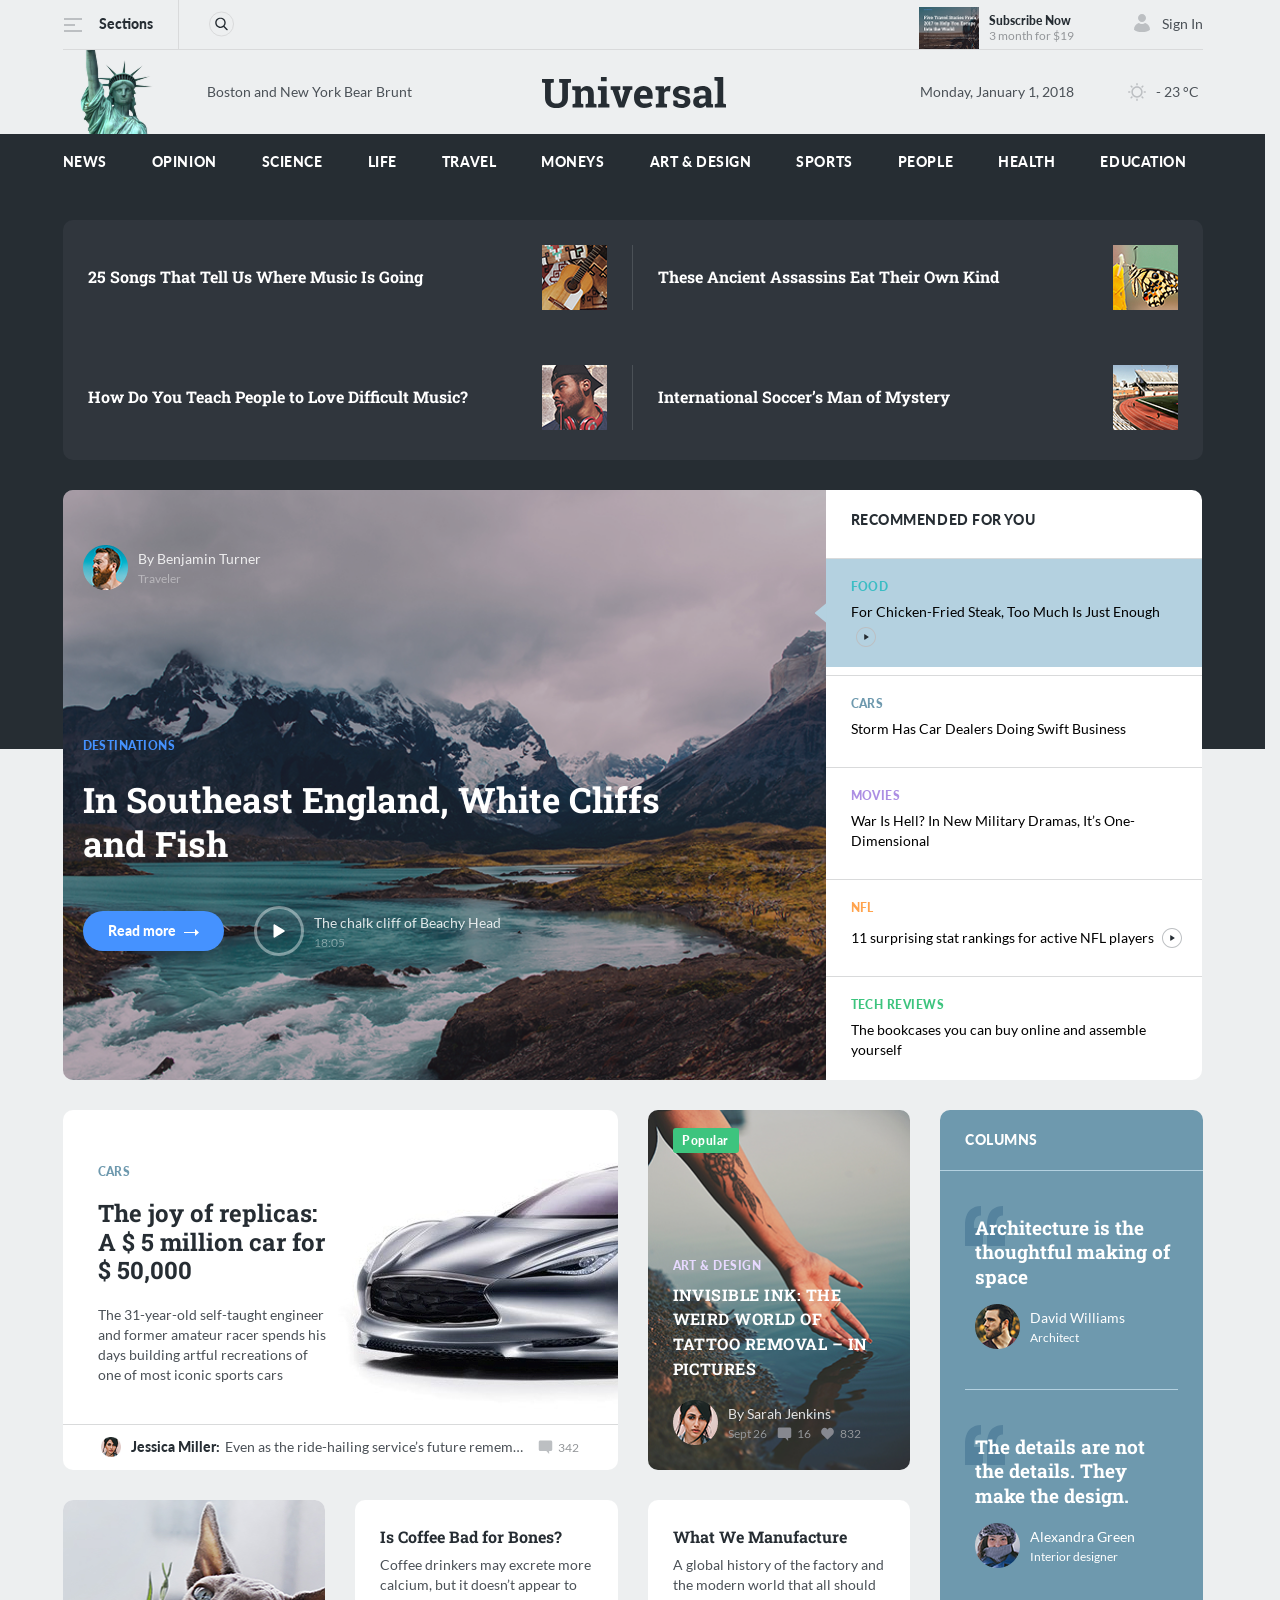
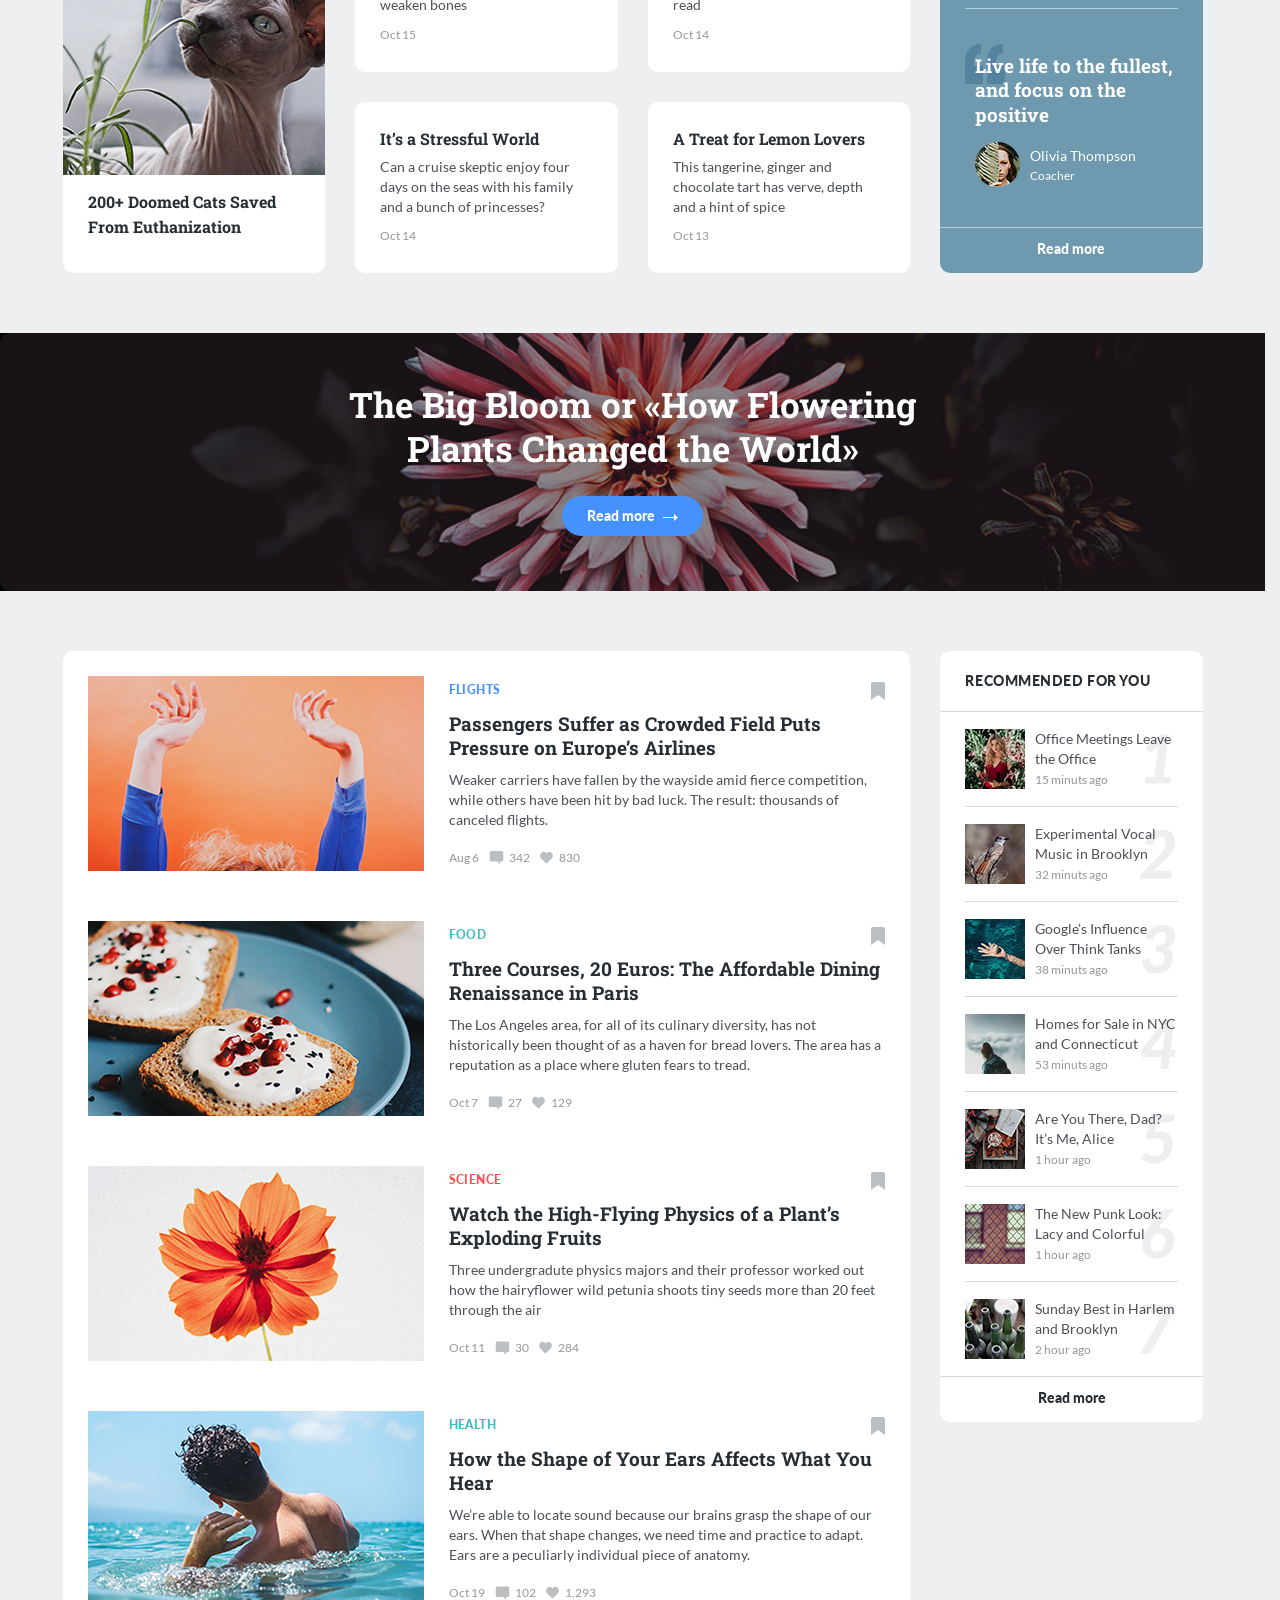
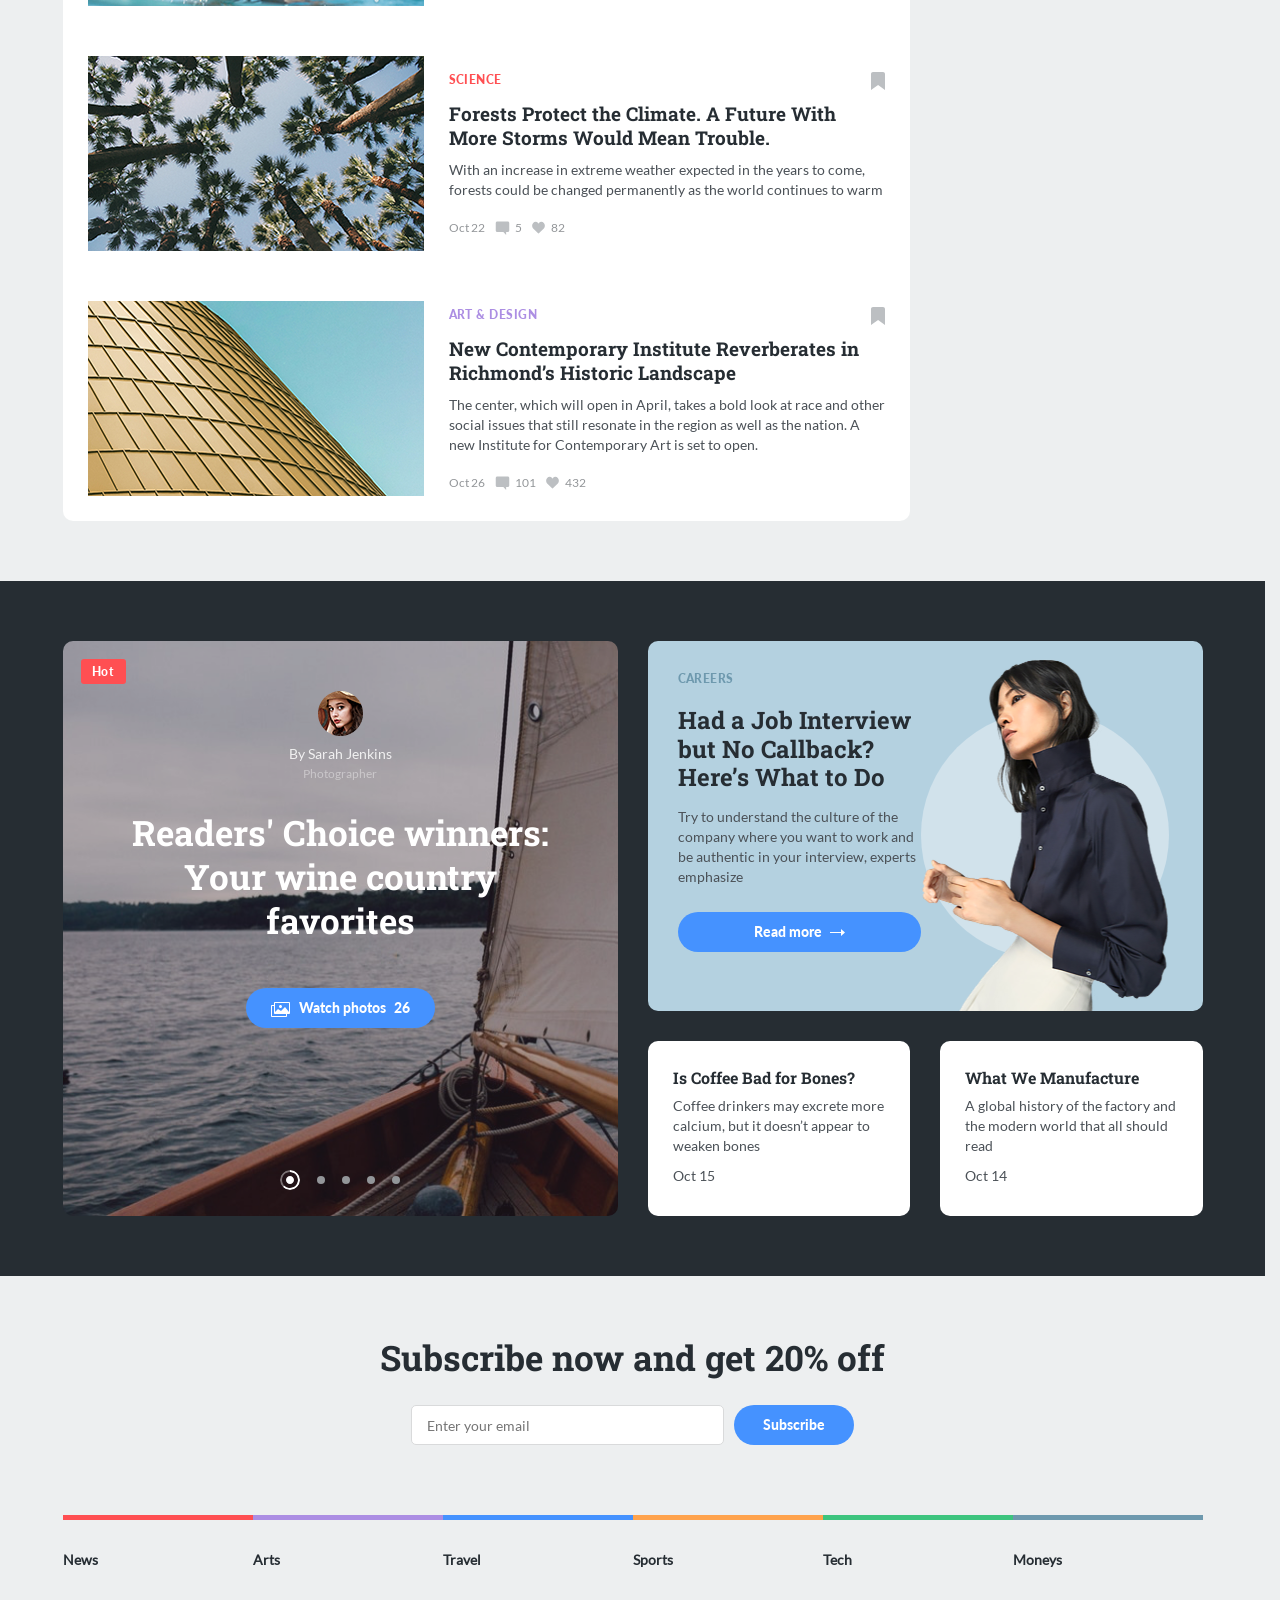
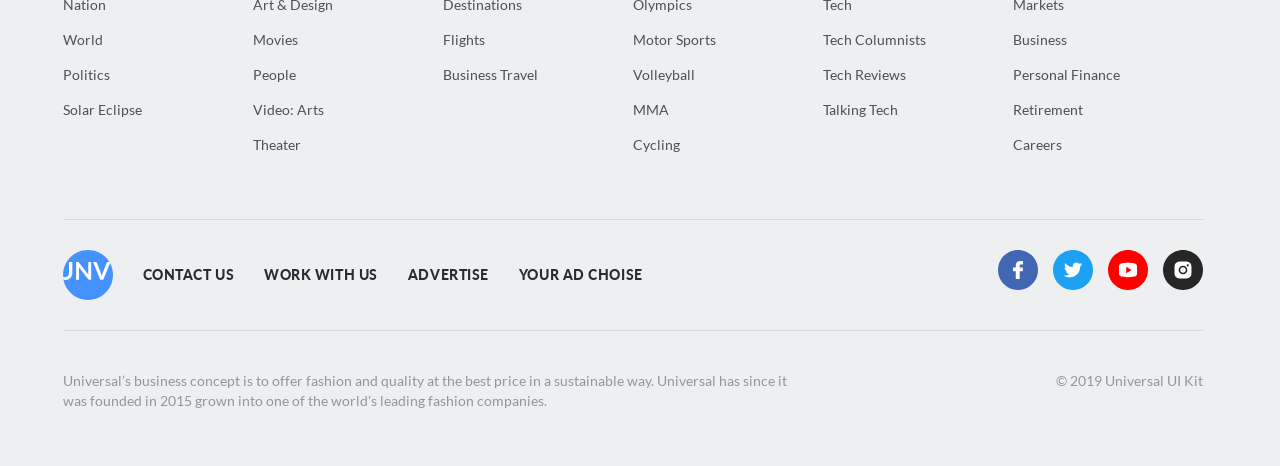
<file: index.html>
<!DOCTYPE html>
<html lang="en">
<head>
    <meta charset="UTF-8">
    <meta name="viewport" content="width=device-width, initial-scale=1.0">
    <meta http-equiv="X-UA-Compatible" content="ie=edge">
    <title>Universal</title>
    <link rel="stylesheet" href="./css/main.css">
    <link rel="stylesheet" href="https://cdn.jsdelivr.net/npm/swiper@11/swiper-bundle.min.css"/>
    <script src="./js/main.js" type="module" defer></script>
    <script src="https://cdn.jsdelivr.net/npm/swiper@11/swiper-bundle.min.js"></script>
</head>
<body>
    <header class="header" data-js-header>
        <div class="header__inner container">
            <div class="header__top header-top">
                <div class="header-top__navigation">
                    <div class="header-top__overlay" data-js-header-overlay>
                        <nav class="header-top__menu">
                            <ul class="header-top__menu-list">
                                <li class="header-top__menu-item">
                                    <a class="header-top__menu-link" href="/">
                                        Пункт меню №1
                                    </a>
                                </li>
                                <li class="header-top__menu-item">
                                    <a class="header-top__menu-link" href="/">
                                        Пункт меню №2
                                    </a>
                                </li>
                                <li class="header-top__menu-item">
                                    <a class="header-top__menu-link" href="/">
                                        Пункт меню №3
                                    </a>
                                </li>
                                <li class="header-top__menu-item">
                                    <a class="header-top__menu-link" href="/">
                                        Пункт меню №4
                                    </a>
                                </li>
                            </ul>
                        </nav>
                    </div>
                    <div class="header-top__burger-wrapper">
                        <div class="header-top__burger burger-button" type="button" aria-label="Open menu" title="Open menu" data-js-header-burger-button>
                            <span class="burger-button__line"></span>
                            <span class="burger-button__line"></span>
                            <span class="burger-button__line"></span>
                        </div>
                        <span>Sections</span>
                    </div>
                    <form class="header-top__form form-search" data-js-form-search>
                        <div class="form-search__body" data-js-form-search-body>
                            <button class="form-search__button" type="button" aria-label="Open search" title="Open search" data-js-form-search-button>
                                <svg width="18" height="18" viewBox="0 0 18 18" fill="none" xmlns="http://www.w3.org/2000/svg">
                                    <path fill-rule="evenodd" clip-rule="evenodd" d="M17.4354 16.3951L13.146 11.9395C14.2489 10.6301 14.8532 8.98262 14.8532 7.26749C14.8532 3.26026 11.5888 0 7.57659 0C3.56433 0 0.299988 3.26026 0.299988 7.26749C0.299988 11.2747 3.56433 14.535 7.57659 14.535C9.08284 14.535 10.5182 14.0812 11.7454 13.2199L16.0674 17.7093C16.2481 17.8967 16.4911 18 16.7514 18C16.9979 18 17.2317 17.9062 17.4092 17.7355C17.7863 17.3731 17.7983 16.7721 17.4354 16.3951ZM7.57659 1.89587C10.5423 1.89587 12.9549 4.30552 12.9549 7.26749C12.9549 10.2295 10.5423 12.6391 7.57659 12.6391C4.6109 12.6391 2.19823 10.2295 2.19823 7.26749C2.19823 4.30552 4.6109 1.89587 7.57659 1.89587Z" fill="#BCBFC2"/>
                                </svg>
                            </button>
                            <div class="form-search__cell">
                                <label class="form-search__label visually-hidden" for="search">Search</label>
                                <input class="form-search__input" id="search" type="text" placeholder="Search" data-js-form-search-input>
                            </div>
                        </div>
                    </form>
                </div>
                <div class="header-top__entry">
                    <a class="header-top__stories-link stories-link" href="/">
                        <img 
                            class="stories-link__image" 
                            src="./img/header/header-bg-mini.jpg" 
                            alt="Five Travel Stories From 2017 to Help You Escape Into the World"
                            width="60" height="41"
                            loading="lazy"
                        >
                        <div class="stories-link__text">
                            <p class="stories-link__subscribe">Subscribe Now</p>
                            <p class="stories-link__price">3 month for $19</p>
                        </div>
                    </a>
                    <button class="header-top__login" type="button">
                        <svg width="16" height="18" viewBox="0 0 16 18" fill="none" xmlns="http://www.w3.org/2000/svg">
                            <path fill-rule="evenodd" clip-rule="evenodd" d="M16 15.6316C14.3675 17.2105 11.7008 18 8 18C4.29917 18 1.63251 17.2105 0 15.6316C0 12.3481 1.90591 9.98316 4.70588 9C5.60059 9.41686 6.59455 10 8 10C9.40545 10 10.3311 9.39256 11.2941 9C14.0575 9.99655 16 12.3748 16 15.6316ZM8 8C5.79086 8 4 6.20914 4 4C4 1.79086 5.79086 0 8 0C10.2091 0 12 1.79086 12 4C12 6.20914 10.2091 8 8 8Z" fill="#BCBFC2"/>
                        </svg>
                        Sign In
                    </button>
                </div>
            </div>
            <div class="header__bottom header-bottom" data-js-header-bottom>
                <img class="header-bottom__image" src="./img/header/header-bg-bottom.jpg" alt="Statue of Liberty" width="100" height="84" loading="lazy">
                <div class="header-bottom__logo">
                    <p class="header-bottom__logo-text">Boston and New York Bear Brunt</p>
                    <svg width="184" height="31" viewBox="0 0 184 31" fill="none" xmlns="http://www.w3.org/2000/svg">
                        <path d="M11.8311 2.03922V5.4902L8.77031 6.07843V20.9804C8.77031 22.8627 9.2739 24.2745 10.2811 25.2157C11.3013 26.1438 12.6944 26.6078 14.4602 26.6078C16.2522 26.6078 17.6583 26.1438 18.6786 25.2157C19.6989 24.2876 20.209 22.8758 20.209 20.9804V6.07843L17.1678 5.4902V2.03922H28.9989V5.4902L25.9382 6.07843V20.9804C25.9382 24.183 24.8787 26.6536 22.7597 28.3922C20.6537 30.1307 17.8873 31 14.4602 31C11.0463 31 8.28634 30.1307 6.18042 28.3922C4.08758 26.6536 3.04116 24.183 3.04116 20.9804V6.07843L0 5.4902V2.03922H11.8311Z" fill="#262D33"/>
                        <path d="M30.5293 27.1569L33.2762 26.5686V13.4118L30.235 12.8235V9.37255H38.6129L38.868 12.4118C39.5743 11.3268 40.4442 10.4837 41.4775 9.88235C42.5108 9.28105 43.6684 8.98039 44.9503 8.98039C47.0955 8.98039 48.7697 9.65359 49.9731 11C51.1765 12.3464 51.7782 14.4575 51.7782 17.3333V26.5686L54.5251 27.1569V30.5882H43.5769V27.1569L46.0294 26.5686V17.3529C46.0294 15.9281 45.7417 14.9216 45.1661 14.3333C44.5906 13.732 43.7208 13.4314 42.5566 13.4314C41.798 13.4314 41.1178 13.5882 40.5161 13.902C39.9144 14.2026 39.4108 14.634 39.0053 15.1961V26.5686L41.3205 27.1569V30.5882H30.5293V27.1569Z" fill="#262D33"/>
                        <path d="M56.1732 27.1569L58.9396 26.5686V13.4118L55.8789 12.8235V9.37255H64.6688V26.5686L67.4157 27.1569V30.5882H56.1732V27.1569ZM64.6688 4.29412H58.9396V0H64.6688V4.29412Z" fill="#262D33"/>
                        <path d="M78.305 12.8235L76.3037 13.1961L79.1094 22.6863L79.4822 24.6863H79.5999L80.0119 22.6863L82.7784 13.2157L80.7379 12.8235V9.37255H90.3715V12.8235L88.5272 13.1176L82.2683 30.5882H76.7942L70.5157 13.1176L68.6714 12.8235V9.37255H78.305V12.8235Z" fill="#262D33"/>
                        <path d="M102.105 31C99.0437 31 96.5977 30.0196 94.7665 28.0588C92.9352 26.098 92.0196 23.6078 92.0196 20.5882V19.8039C92.0196 16.6536 92.8829 14.0588 94.6095 12.0196C96.3492 9.98039 98.6775 8.96732 101.594 8.98039C104.459 8.98039 106.683 9.84314 108.265 11.5686C109.848 13.2941 110.639 15.6275 110.639 18.5686V21.6863H97.9646L97.9254 21.8039C98.03 23.2026 98.4944 24.3529 99.3184 25.2549C100.156 26.1569 101.287 26.6078 102.713 26.6078C103.982 26.6078 105.034 26.4837 105.872 26.2353C106.709 25.9739 107.624 25.5686 108.618 25.0196L110.168 28.549C109.292 29.2418 108.154 29.8235 106.755 30.2941C105.368 30.7647 103.818 31 102.105 31ZM101.594 13.3922C100.535 13.3922 99.6977 13.7974 99.083 14.6078C98.4682 15.4183 98.0889 16.4837 97.945 17.8039L98.0038 17.902H105.028V17.3922C105.028 16.1765 104.74 15.2092 104.165 14.4902C103.602 13.7582 102.745 13.3922 101.594 13.3922Z" fill="#262D33"/>
                        <path d="M113.798 27.1569L116.545 26.5686V13.4118L113.504 12.8235V9.37255H121.882L122.137 12.4706C122.634 11.3726 123.275 10.5163 124.06 9.90196C124.845 9.28758 125.754 8.98039 126.787 8.98039C127.088 8.98039 127.402 9.00654 127.729 9.05882C128.069 9.09804 128.35 9.15033 128.572 9.21569L127.964 14.4314L125.61 14.3726C124.773 14.3726 124.079 14.5359 123.53 14.8627C122.981 15.1895 122.562 15.6536 122.274 16.2549V26.5686L125.021 27.1569V30.5882H113.798V27.1569Z" fill="#262D33"/>
                        <path d="M147.604 16.6667H143.759L143.15 14.0196C142.758 13.7059 142.261 13.4444 141.659 13.2353C141.071 13.0261 140.417 12.9216 139.697 12.9216C138.69 12.9216 137.892 13.1503 137.303 13.6078C136.715 14.0523 136.421 14.6144 136.421 15.2941C136.421 15.9346 136.702 16.4706 137.264 16.902C137.827 17.3203 138.952 17.6928 140.639 18.0196C143.268 18.5425 145.217 19.3137 146.486 20.3333C147.755 21.3399 148.389 22.732 148.389 24.5098C148.389 26.4183 147.565 27.9804 145.917 29.1961C144.282 30.3987 142.124 31 139.442 31C137.807 31 136.303 30.7647 134.929 30.2941C133.569 29.8105 132.359 29.1242 131.3 28.2353L131.241 23.4706H135.243L136.028 26.2353C136.368 26.5229 136.833 26.7386 137.421 26.8824C138.01 27.0131 138.625 27.0784 139.266 27.0784C140.43 27.0784 141.313 26.8693 141.914 26.451C142.529 26.0327 142.836 25.4641 142.836 24.7451C142.836 24.1176 142.529 23.5752 141.914 23.1176C141.299 22.6601 140.168 22.2549 138.52 21.902C136.022 21.3922 134.132 20.6405 132.85 19.6471C131.581 18.6405 130.946 17.2745 130.946 15.549C130.946 13.7712 131.679 12.2418 133.144 10.9608C134.609 9.66667 136.695 9.01961 139.403 9.01961C141.051 9.01961 142.608 9.24183 144.073 9.68628C145.551 10.1307 146.708 10.6993 147.545 11.3922L147.604 16.6667Z" fill="#262D33"/>
                        <path d="M164.478 30.5882C164.321 30.2353 164.183 29.8758 164.066 29.5098C163.948 29.1307 163.856 28.7516 163.791 28.3726C163.111 29.1569 162.28 29.7909 161.299 30.2745C160.331 30.7582 159.219 31 157.964 31C155.884 31 154.229 30.4379 153 29.3137C151.783 28.1765 151.175 26.634 151.175 24.6863C151.175 22.6993 151.973 21.1634 153.569 20.0784C155.165 18.9935 157.506 18.451 160.593 18.451H163.516V16.3725C163.516 15.3529 163.222 14.5621 162.633 14C162.045 13.4379 161.175 13.1569 160.024 13.1569C159.37 13.1569 158.788 13.2353 158.278 13.3922C157.768 13.5359 157.356 13.7124 157.042 13.9216L156.669 16.1961H152.352L152.372 11.4902C153.418 10.7843 154.615 10.1895 155.962 9.70588C157.323 9.22222 158.801 8.98039 160.397 8.98039C163.026 8.98039 165.158 9.62745 166.793 10.9216C168.441 12.2026 169.265 14.0327 169.265 16.4118V25.1765C169.265 25.5033 169.265 25.8105 169.265 26.098C169.278 26.3856 169.304 26.6601 169.344 26.9216L171.09 27.1569V30.5882H164.478ZM159.514 26.7647C160.377 26.7647 161.162 26.5817 161.868 26.2157C162.575 25.8366 163.124 25.366 163.516 24.8039V21.5686H160.593C159.376 21.5686 158.454 21.8562 157.826 22.4314C157.199 22.9935 156.885 23.6732 156.885 24.4706C156.885 25.1895 157.114 25.7516 157.571 26.1569C158.042 26.5621 158.69 26.7647 159.514 26.7647Z" fill="#262D33"/>
                        <path d="M172.444 3.45098V0H181.234V26.5686L184 27.1569V30.5882H172.738V27.1569L175.504 26.5686V4.03922L172.444 3.45098Z" fill="#262D33"/>
                    </svg>
                </div>
                <div class="header-bottom__meteo">
                    <p class="header-bottom__meteo-date">Monday, January 1, 2018</p>
                    <div class="header-bottom__meteo-temp">
                        <svg width="18" height="18" viewBox="0 0 18 18" fill="none" xmlns="http://www.w3.org/2000/svg">
                            <path fill-rule="evenodd" clip-rule="evenodd" d="M9 15.4763C9.4151 15.4763 9.74939 15.8106 9.74939 16.2257V17.2506C9.74939 17.6657 9.4151 18 9 18C8.5849 18 8.25061 17.6657 8.25061 17.2506V16.2257C8.25061 15.8106 8.5849 15.4763 9 15.4763ZM9 2.52367C8.5849 2.52367 8.25061 2.18939 8.25061 1.77429V0.749388C8.25061 0.334286 8.5849 0 9 0C9.4151 0 9.74939 0.334286 9.74939 0.749388V1.77429C9.74939 2.18939 9.4151 2.52367 9 2.52367ZM17.2506 8.25061C17.6657 8.25061 18 8.5849 18 9C18 9.4151 17.6657 9.74939 17.2506 9.74939H16.2257C15.8106 9.74939 15.4763 9.4151 15.4763 9C15.4763 8.5849 15.8106 8.25061 16.2257 8.25061H17.2506ZM1.77429 8.25061C2.18939 8.25061 2.52367 8.5849 2.52367 9C2.52367 9.4151 2.18939 9.74939 1.77429 9.74939H0.749388C0.334286 9.74939 0 9.4151 0 9C0 8.5849 0.334286 8.25061 0.749388 8.25061H1.77429ZM14.6388 4.42286C14.3449 4.71306 13.871 4.71673 13.5771 4.42286C13.2833 4.12898 13.2833 3.6551 13.5771 3.36122L14.3008 2.63755C14.5947 2.34367 15.0686 2.34367 15.3624 2.63755C15.6563 2.93143 15.6563 3.40531 15.3624 3.69918L14.6388 4.42286ZM3.36122 13.5771C3.6551 13.2869 4.12898 13.2833 4.42286 13.5771C4.71673 13.871 4.71673 14.3449 4.42286 14.6388L3.69918 15.3624C3.40531 15.6563 2.93143 15.6563 2.63755 15.3624C2.34367 15.0686 2.34367 14.5947 2.63755 14.3008L3.36122 13.5771ZM14.6388 13.5771L15.3624 14.3008C15.6563 14.5947 15.6563 15.0686 15.3624 15.3624C15.0686 15.6563 14.5947 15.6563 14.3008 15.3624L13.5771 14.6388C13.2833 14.3449 13.2833 13.871 13.5771 13.5771C13.871 13.2833 14.3449 13.2833 14.6388 13.5771ZM3.36122 4.42286L2.63755 3.69918C2.34367 3.40531 2.34367 2.93143 2.63755 2.63755C2.93143 2.34367 3.40531 2.34367 3.69918 2.63755L4.42286 3.36122C4.71673 3.6551 4.71673 4.12898 4.42286 4.42286C4.12898 4.71673 3.6551 4.71673 3.36122 4.42286ZM9 3.36122C12.1078 3.36122 14.6388 5.89224 14.6388 9C14.6388 12.1114 12.1078 14.6388 9 14.6388C5.88857 14.6388 3.36122 12.1078 3.36122 9C3.36122 5.88857 5.89224 3.36122 9 3.36122ZM9 13.1363C11.2812 13.1363 13.1363 11.2812 13.1363 9C13.1363 6.71878 11.2812 4.86367 9 4.86367C6.71878 4.86367 4.86367 6.71878 4.86367 9C4.86367 11.2812 6.71878 13.1363 9 13.1363Z" fill="#BCBFC2"/>
                        </svg>
                        <p class="header-bottom__meteo-temp-text">- 23 °C</p>
                    </div>
                </div>
            </div>
        </div>
    </header>

    <main>
        <section class="hero" aria-labelledby="title-hero">
            <h1 class="hero__title visually-hidden" id="title-hero">Hero</h1>
            <div class="hero__inner container">
                <div class="hero__categories hero-categories">
                    <ul class="hero-categories__list">
                        <li class="hero-categories__item">
                            <a class="hero-categories__link" href="/">
                                News
                            </a>
                        </li>
                        <li class="hero-categories__item">
                            <a class="hero-categories__link" href="/">
                                Opinion
                            </a>
                        </li>
                        <li class="hero-categories__item">
                            <a class="hero-categories__link" href="/">
                                Science
                            </a>
                        </li>
                        <li class="hero-categories__item">
                            <a class="hero-categories__link" href="/">
                                Life
                            </a>
                        </li>
                        <li class="hero-categories__item">
                            <a class="hero-categories__link" href="./travel.html">
                                Travel
                            </a>
                        </li>
                        <li class="hero-categories__item">
                            <a class="hero-categories__link" href="/">
                                Moneys
                            </a>
                        </li>
                        <li class="hero-categories__item">
                            <a class="hero-categories__link" href="/">
                                Art & Design
                            </a>
                        </li>
                        <li class="hero-categories__item">
                            <a class="hero-categories__link" href="/">
                                Sports
                            </a>
                        </li>
                        <li class="hero-categories__item">
                            <a class="hero-categories__link" href="/">
                                People
                            </a>
                        </li>
                        <li class="hero-categories__item">
                            <a class="hero-categories__link" href="/">
                                Health
                            </a>
                        </li>
                        <li class="hero-categories__item">
                            <a class="hero-categories__link" href="/">
                                Education
                            </a>
                        </li>
                    </ul>
                </div>
                <div class="hero__articles hero-articles">
                    <ul class="hero-articles__list">
                        <li class="hero-articles__item">
                            <div class="hero-articles__body">
                                <a class="hero-articles__link h5" href="/">25 Songs That Tell Us Where Music Is Going</a>
                                <img class="hero-articles__image" src="./img/hero/hero-card-1.jpg" alt="Guitar on the table" width="65" height="65" loading="lazy">
                            </div>
                        </li>
                        <li class="hero-articles__item">
                            <div class="hero-articles__body">
                                <a class="hero-articles__link h5" href="/">These Ancient Assassins Eat Their Own Kind</a>
                                <img class="hero-articles__image" src="./img/hero/hero-card-2.jpg" alt="Butterfly on a leaf" width="65" height="65" loading="lazy">
                            </div>
                        </li>
                        <li class="hero-articles__item">
                            <div class="hero-articles__body">
                                <a class="hero-articles__link h5" href="/">How Do You Teach People to Love Difficult Music?</a>
                                <img class="hero-articles__image" src="./img/hero/hero-card-3.jpg" alt="An African American man in a black cap and with headphones around his neck" width="65" height="65" loading="lazy">
                            </div>
                        </li>
                        <li class="hero-articles__item">
                            <div class="hero-articles__body">
                                <a class="hero-articles__link h5" href="/">International Soccer’s Man of Mystery</a>
                                <img class="hero-articles__image" src="./img/hero/hero-card-4.jpg" alt="A stadium where people run" width="65" height="65" loading="lazy">
                            </div>
                        </li>
                    </ul>
                </div>
                <div class="hero__tabs tabs" data-js-tabs>
                    <div class="tabs__body">
                        <div 
                            class="tabs__content is-active"
                            id="tabpanel-1"
                            aria-labelledby="tab-1"
                            tabindex="0"
                            data-js-tabs-content
                        >
                            <div class="tabs__video-player video-player" data-js-video-player>
                                <div class="video-player__video-wrapper" data-js-video-wrapper>
                                    <video 
                                        class="video-player__video" 
                                        src="./videos/example.mp4"
                                        width="877" height="570"
                                        poster="./img/hero/tabs/poster-1.jpg"
                                        data-js-video-player-video
                                    >
                                    </video>
                                </div>
                                <div class="video-player__content is-active" data-js-video-player-content>
                                    <div class="video-player__person person person--margin">
                                        <img class="person__icon" src="./img/person/1.png" alt="" width="45" height="45" loading="lazy">
                                        <div class="person__text">
                                            <p class="person__name person__name--opacity">By Benjamin Turner</p>
                                            <span class="person__department person__department--opacity">Traveler</span>
                                        </div>
                                    </div>
                                    <p class="video-player__subtitle subtitle-base">Destinations</p>
                                    <h2 class="video-player__title h2">In Southeast England, White Cliffs and Fish</h2>
                                    <div class="video-player__active">
                                        <a class="video-player__link button-base" href="/">
                                            Read more
                                            <svg width="15" height="7" viewBox="0 0 15 7" fill="none" xmlns="http://www.w3.org/2000/svg">
                                                <path fill-rule="evenodd" clip-rule="evenodd" d="M0 2.99951V3.99951H11V6.99951L15 3.49951L11 -0.000488281V2.99951H0Z" fill="white"/>
                                            </svg>
                                        </a>
                                        <div class="video-player__play-video">
                                            <button 
                                                class="video-player__play-video-button" 
                                                type="button" 
                                                aria-label="Play video" 
                                                title="Play video"
                                                data-js-video-player-play-button
                                            >
                                                <svg width="12" height="14" viewBox="0 0 12 14" fill="none" xmlns="http://www.w3.org/2000/svg">
                                                    <path fill-rule="evenodd" clip-rule="evenodd" d="M0.499939 12.9231L0.499939 1.07587C0.499939 0.619484 0.88294 0.249512 1.3554 0.249512C1.51943 0.249512 1.68001 0.295069 1.81799 0.380755L11.357 6.30435C11.7544 6.55114 11.8695 7.06242 11.614 7.44632C11.5477 7.5459 11.4601 7.63056 11.357 7.69457L1.81799 13.6182C1.42057 13.865 0.891288 13.7538 0.635804 13.3699C0.547101 13.2366 0.499939 13.0815 0.499939 12.9231Z" fill="white"/>
                                                </svg>
                                            </button>
                                            <div class="video-player__play-video-text">
                                                <p class="video-player__play-video-name">The chalk cliff of Beachy Head</p>
                                                <p class="video-player__play-video-time">18:05</p>
                                            </div>
                                        </div>
                                    </div>
                                </div>
                            </div>
                        </div>
                        <div 
                            class="tabs__content"
                            id="tabpanel-2"
                            aria-labelledby="tab-2"
                            tabindex="0"
                            data-js-tabs-content
                        >
                            <div class="tabs__video-player video-player" data-js-video-player>
                                <div class="video-player__video-wrapper" data-js-video-wrapper>
                                    <video 
                                        class="video-player__video" 
                                        src="./videos/example.mp4"
                                        width="877" height="570"
                                        poster="./img/hero/tabs/poster-2.jpg"
                                        data-js-video-player-video
                                    >
                                    </video>
                                </div>
                                <div class="video-player__content is-active" data-js-video-player-content>
                                    <div class="video-player__person person person--margin">
                                        <img class="person__icon" src="./img/person/1.png" alt="" width="45" height="45" loading="lazy">
                                        <div class="person__text">
                                            <p class="person__name person__name--opacity">By Benjamin Turner</p>
                                            <span class="person__department person__department--opacity">Traveler</span>
                                        </div>
                                    </div>
                                    <span class="video-player__subtitle subtitle-base">Destinations</span>
                                    <h2 class="video-player__title h2">In Southeast England, White Cliffs and Fish</h2>
                                    <div class="video-player__active">
                                        <a class="video-player__link button-base" href="/">
                                            Read more
                                            <svg width="15" height="7" viewBox="0 0 15 7" fill="none" xmlns="http://www.w3.org/2000/svg">
                                                <path fill-rule="evenodd" clip-rule="evenodd" d="M0 2.99951V3.99951H11V6.99951L15 3.49951L11 -0.000488281V2.99951H0Z" fill="white"/>
                                            </svg>
                                        </a>
                                        <div class="video-player__play-video">
                                            <button 
                                                class="video-player__play-video-button" 
                                                type="button" 
                                                aria-label="Play video" 
                                                title="Play video"
                                                data-js-video-player-play-button
                                            >
                                                <svg width="12" height="14" viewBox="0 0 12 14" fill="none" xmlns="http://www.w3.org/2000/svg">
                                                    <path fill-rule="evenodd" clip-rule="evenodd" d="M0.499939 12.9231L0.499939 1.07587C0.499939 0.619484 0.88294 0.249512 1.3554 0.249512C1.51943 0.249512 1.68001 0.295069 1.81799 0.380755L11.357 6.30435C11.7544 6.55114 11.8695 7.06242 11.614 7.44632C11.5477 7.5459 11.4601 7.63056 11.357 7.69457L1.81799 13.6182C1.42057 13.865 0.891288 13.7538 0.635804 13.3699C0.547101 13.2366 0.499939 13.0815 0.499939 12.9231Z" fill="white"/>
                                                </svg>
                                            </button>
                                            <div class="video-player__play-video-text">
                                                <span class="video-player__play-video-name">The chalk cliff of Beachy Head</span>
                                                <span class="video-player__play-video-time">18:05</span>
                                            </div>
                                        </div>
                                    </div>
                                </div>
                            </div>
                        </div>
                        <div 
                            class="tabs__content"
                            id="tabpanel-3"
                            aria-labelledby="tab-3"
                            tabindex="0"
                            data-js-tabs-content
                        >
                            <div class="tabs__video-player video-player" data-js-video-player>
                                <div class="video-player__video-wrapper" data-js-video-wrapper>
                                    <video 
                                        class="video-player__video" 
                                        src="./videos/example.mp4"
                                        width="877" height="570"
                                        poster="./img/hero/tabs/poster-3.jpg"
                                        data-js-video-player-video
                                    >
                                    </video>
                                </div>
                                <div class="video-player__content is-active" data-js-video-player-content>
                                    <div class="video-player__person person person--margin">
                                        <img class="person__icon" src="./img/person/1.png" alt="" width="45" height="45" loading="lazy">
                                        <div class="person__text">
                                            <p class="person__name person__name--opacity">By Benjamin Turner</p>
                                            <span class="person__department person__department--opacity">Traveler</span>
                                        </div>
                                    </div>
                                    <span class="video-player__subtitle subtitle-base">Destinations</span>
                                    <h2 class="video-player__title h2">In Southeast England, White Cliffs and Fish</h2>
                                    <div class="video-player__active">
                                        <a class="video-player__link button-base" href="/">
                                            Read more
                                            <svg width="15" height="7" viewBox="0 0 15 7" fill="none" xmlns="http://www.w3.org/2000/svg">
                                                <path fill-rule="evenodd" clip-rule="evenodd" d="M0 2.99951V3.99951H11V6.99951L15 3.49951L11 -0.000488281V2.99951H0Z" fill="white"/>
                                            </svg>
                                        </a>
                                        <div class="video-player__play-video">
                                            <button 
                                                class="video-player__play-video-button" 
                                                type="button" 
                                                aria-label="Play video" 
                                                title="Play video"
                                                data-js-video-player-play-button
                                            >
                                                <svg width="12" height="14" viewBox="0 0 12 14" fill="none" xmlns="http://www.w3.org/2000/svg">
                                                    <path fill-rule="evenodd" clip-rule="evenodd" d="M0.499939 12.9231L0.499939 1.07587C0.499939 0.619484 0.88294 0.249512 1.3554 0.249512C1.51943 0.249512 1.68001 0.295069 1.81799 0.380755L11.357 6.30435C11.7544 6.55114 11.8695 7.06242 11.614 7.44632C11.5477 7.5459 11.4601 7.63056 11.357 7.69457L1.81799 13.6182C1.42057 13.865 0.891288 13.7538 0.635804 13.3699C0.547101 13.2366 0.499939 13.0815 0.499939 12.9231Z" fill="white"/>
                                                </svg>
                                            </button>
                                            <div class="video-player__play-video-text">
                                                <span class="video-player__play-video-name">The chalk cliff of Beachy Head</span>
                                                <span class="video-player__play-video-time">18:05</span>
                                            </div>
                                        </div>
                                    </div>
                                </div>
                            </div>
                        </div>
                        <div 
                            class="tabs__content"
                            id="tabpanel-4"
                            aria-labelledby="tab-4"
                            tabindex="0"
                            data-js-tabs-content
                        >
                            <div class="tabs__video-player video-player" data-js-video-player>
                                <div class="video-player__video-wrapper" data-js-video-wrapper>
                                    <video 
                                        class="video-player__video" 
                                        src="./videos/example.mp4"
                                        width="877" height="570"
                                        poster="./img/hero/tabs/poster-4.jpg"
                                        data-js-video-player-video
                                    >
                                    </video>
                                </div>
                                <div class="video-player__content is-active" data-js-video-player-content>
                                    <div class="video-player__person person person--margin">
                                        <img class="person__icon" src="./img/person/1.png" alt="" width="45" height="45" loading="lazy">
                                        <div class="person__text">
                                            <p class="person__name person__name--opacity">By Benjamin Turner</p>
                                            <span class="person__department person__department--opacity">Traveler</span>
                                        </div>
                                    </div>
                                    <span class="video-player__subtitle subtitle-base">Destinations</span>
                                    <h2 class="video-player__title h2">In Southeast England, White Cliffs and Fish</h2>
                                    <div class="video-player__active">
                                        <a class="video-player__link button-base" href="/">
                                            Read more
                                            <svg width="15" height="7" viewBox="0 0 15 7" fill="none" xmlns="http://www.w3.org/2000/svg">
                                                <path fill-rule="evenodd" clip-rule="evenodd" d="M0 2.99951V3.99951H11V6.99951L15 3.49951L11 -0.000488281V2.99951H0Z" fill="white"/>
                                            </svg>
                                        </a>
                                        <div class="video-player__play-video">
                                            <button 
                                                class="video-player__play-video-button" 
                                                type="button" 
                                                aria-label="Play video" 
                                                title="Play video"
                                                data-js-video-player-play-button
                                            >
                                                <svg width="12" height="14" viewBox="0 0 12 14" fill="none" xmlns="http://www.w3.org/2000/svg">
                                                    <path fill-rule="evenodd" clip-rule="evenodd" d="M0.499939 12.9231L0.499939 1.07587C0.499939 0.619484 0.88294 0.249512 1.3554 0.249512C1.51943 0.249512 1.68001 0.295069 1.81799 0.380755L11.357 6.30435C11.7544 6.55114 11.8695 7.06242 11.614 7.44632C11.5477 7.5459 11.4601 7.63056 11.357 7.69457L1.81799 13.6182C1.42057 13.865 0.891288 13.7538 0.635804 13.3699C0.547101 13.2366 0.499939 13.0815 0.499939 12.9231Z" fill="white"/>
                                                </svg>
                                            </button>
                                            <div class="video-player__play-video-text">
                                                <span class="video-player__play-video-name">The chalk cliff of Beachy Head</span>
                                                <span class="video-player__play-video-time">18:05</span>
                                            </div>
                                        </div>
                                    </div>
                                </div>
                            </div>
                        </div>
                        <div 
                            class="tabs__content"
                            id="tabpanel-5"
                            aria-labelledby="tab-5"
                            tabindex="0"
                            data-js-tabs-content
                        >
                            <div class="tabs__video-player video-player" data-js-video-player>
                                <div class="video-player__video-wrapper" data-js-video-wrapper>
                                    <video 
                                        class="video-player__video" 
                                        src="./videos/example.mp4"
                                        width="877" height="570"
                                        poster="./img/hero/tabs/poster-5.jpg"
                                        data-js-video-player-video
                                    >
                                    </video>
                                </div>
                                <div class="video-player__content is-active" data-js-video-player-content>
                                    <div class="video-player__person person person--margin">
                                        <img class="person__icon" src="./img/person/1.png" alt="" width="45" height="45" loading="lazy">
                                        <div class="person__text">
                                            <p class="person__name person__name--opacity">By Benjamin Turner</p>
                                            <span class="person__department person__department--opacity">Traveler</span>
                                        </div>
                                    </div>
                                    <span class="video-player__subtitle subtitle-base">Destinations</span>
                                    <h2 class="video-player__title h2">In Southeast England, White Cliffs and Fish</h2>
                                    <div class="video-player__active">
                                        <a class="video-player__link button-base" href="/">
                                            Read more
                                            <svg width="15" height="7" viewBox="0 0 15 7" fill="none" xmlns="http://www.w3.org/2000/svg">
                                                <path fill-rule="evenodd" clip-rule="evenodd" d="M0 2.99951V3.99951H11V6.99951L15 3.49951L11 -0.000488281V2.99951H0Z" fill="white"/>
                                            </svg>
                                        </a>
                                        <div class="video-player__play-video">
                                            <button 
                                                class="video-player__play-video-button" 
                                                type="button" 
                                                aria-label="Play video" 
                                                title="Play video"
                                                data-js-video-player-play-button
                                            >
                                                <svg width="12" height="14" viewBox="0 0 12 14" fill="none" xmlns="http://www.w3.org/2000/svg">
                                                    <path fill-rule="evenodd" clip-rule="evenodd" d="M0.499939 12.9231L0.499939 1.07587C0.499939 0.619484 0.88294 0.249512 1.3554 0.249512C1.51943 0.249512 1.68001 0.295069 1.81799 0.380755L11.357 6.30435C11.7544 6.55114 11.8695 7.06242 11.614 7.44632C11.5477 7.5459 11.4601 7.63056 11.357 7.69457L1.81799 13.6182C1.42057 13.865 0.891288 13.7538 0.635804 13.3699C0.547101 13.2366 0.499939 13.0815 0.499939 12.9231Z" fill="white"/>
                                                </svg>
                                            </button>
                                            <div class="video-player__play-video-text">
                                                <span class="video-player__play-video-name">The chalk cliff of Beachy Head</span>
                                                <span class="video-player__play-video-time">18:05</span>
                                            </div>
                                        </div>
                                    </div>
                                </div>
                            </div>
                        </div>
                    </div>
                    <div class="tabs__aside" role="tablist" aria-labelledby="hero-category-title">
                        <p class="tabs__aside-heading aside-heading">Recommended for you</p>
                        <button 
                            class="tabs__aside-button is-active"
                            id="tab-1" 
                            type="button"
                            role="tab"
                            aria-controls="tabpanel-1"
                            data-js-tabs-button
                            aria-selected="true"
                        >   
                            <span class="tabs__aside-title subtitle-base">Food</span>
                            <p class="tabs__aside-description">
                                For Chicken-Fried Steak, Too Much Is Just Enough
                                <svg width="20" height="20" viewBox="0 0 20 20" fill="none" xmlns="http://www.w3.org/2000/svg">
                                    <path fill-rule="evenodd" clip-rule="evenodd" d="M10 19.9995C4.47715 19.9995 0 15.5224 0 9.99951C0 4.47666 4.47715 -0.000488281 10 -0.000488281C15.5228 -0.000488281 20 4.47666 20 9.99951C20 15.5224 15.5228 19.9995 10 19.9995ZM10 18.9995C14.9706 18.9995 19 14.9701 19 9.99951C19 5.02895 14.9706 0.999512 10 0.999512C5.02944 0.999512 1 5.02895 1 9.99951C1 14.9701 5.02944 18.9995 10 18.9995Z" fill="#BCBFC2"/>
                                    <path fill-rule="evenodd" clip-rule="evenodd" d="M8.2 12.3687V7.62986C8.2 7.44731 8.3532 7.29932 8.54218 7.29932C8.60779 7.29932 8.67202 7.31754 8.72722 7.35181L12.5428 9.72125C12.7018 9.81997 12.7478 10.0245 12.6456 10.178C12.6191 10.2179 12.584 10.2517 12.5428 10.2773L8.72722 12.6468C8.56825 12.7455 8.35654 12.701 8.25434 12.5475C8.21886 12.4942 8.2 12.4321 8.2 12.3687Z" fill="#262D33"/>
                                </svg>
                            </p>
                        </button>
                        <button 
                            class="tabs__aside-button"
                            id="tab-2" 
                            type="button"
                            role="tab"
                            aria-controls="tabpanel-2"
                            data-js-tabs-button
                            aria-selected="false"
                            tabindex="-1"
                        >   
                            <span class="tabs__aside-title subtitle-base">Cars</span>
                            <p class="tabs__aside-description">Storm Has Car Dealers Doing Swift Business</p>
                        </button>
                        <button 
                            class="tabs__aside-button"
                            id="tab-3" 
                            type="button"
                            role="tab"
                            aria-controls="tabpanel-3"
                            data-js-tabs-button
                            aria-selected="false"
                            tabindex="-1"
                        >   
                            <span class="tabs__aside-title subtitle-base">Movies</span>
                            <p class="tabs__aside-description">War Is Hell? In New Military Dramas, It’s One-Dimensional</p>
                        </button>
                        <button 
                            class="tabs__aside-button"
                            id="tab-4" 
                            type="button"
                            role="tab"
                            aria-controls="tabpanel-4"
                            data-js-tabs-button
                            aria-selected="false"
                            tabindex="-1"
                        >   
                            <p class="tabs__aside-title subtitle-base">NFL</p>
                            <p class="tabs__aside-description">
                                11 surprising stat rankings for active NFL players
                                <svg width="20" height="20" viewBox="0 0 20 20" fill="none" xmlns="http://www.w3.org/2000/svg">
                                    <path fill-rule="evenodd" clip-rule="evenodd" d="M10 19.9995C4.47715 19.9995 0 15.5224 0 9.99951C0 4.47666 4.47715 -0.000488281 10 -0.000488281C15.5228 -0.000488281 20 4.47666 20 9.99951C20 15.5224 15.5228 19.9995 10 19.9995ZM10 18.9995C14.9706 18.9995 19 14.9701 19 9.99951C19 5.02895 14.9706 0.999512 10 0.999512C5.02944 0.999512 1 5.02895 1 9.99951C1 14.9701 5.02944 18.9995 10 18.9995Z" fill="#BCBFC2"/>
                                    <path fill-rule="evenodd" clip-rule="evenodd" d="M8.2 12.3687V7.62986C8.2 7.44731 8.3532 7.29932 8.54218 7.29932C8.60779 7.29932 8.67202 7.31754 8.72722 7.35181L12.5428 9.72125C12.7018 9.81997 12.7478 10.0245 12.6456 10.178C12.6191 10.2179 12.584 10.2517 12.5428 10.2773L8.72722 12.6468C8.56825 12.7455 8.35654 12.701 8.25434 12.5475C8.21886 12.4942 8.2 12.4321 8.2 12.3687Z" fill="#262D33"/>
                                </svg>
                            </p>
                        </button>
                        <button 
                            class="tabs__aside-button"
                            id="tab-5" 
                            type="button"
                            role="tab"
                            aria-controls="tabpanel-5"
                            data-js-tabs-button
                            aria-selected="false"
                            tabindex="-1"
                        >   
                            <span class="tabs__aside-title subtitle-base">Tech Reviews</span>
                            <p class="tabs__aside-description">The bookcases you can buy online and assemble yourself</p>
                        </button>
                    </div>
                </div>
            </div>
        </section>
        <section class="popular" aria-labelledby="title-popular">
            <h2 class="popula__title visually-hidden" id="title-popular">Popular</h2>
            <div class="popular__inner container">
                <article class="popular__cars cars">
                    <div class="cars__body">
                        <div class="cars__text">
                            <p class="cars__subtitle subtitle-base">Cars</p>
                            <a class="cars__title-link h3" href="/">The joy of replicas: A $ 5 million car for $ 50,000</a>
                            <div class="cars__description">
                                <p>
                                    The 31-year-old self-taught engineer and former amateur racer spends his days building artful recreations of one of most iconic sports cars
                                </p>
                            </div>
                        </div>
                        <img class="cars__image" src="./img/popular/cars/cars-bg.png" alt="Car on a white background" width="292" height="299" loading="lazy">
                    </div>
                    <div class="cars__comment">
                        <img class="cars__comment-image" src="./img/popular/cars/cars-person.png" alt="" width="30" height="30" loading="lazy">
                        <p class="cars__comment-name">Jessica Miller:</p>
                        <p class="cars__comment-text">Even as the ride-hailing service’s future remem…</p>
                        <div class="cars__comment-actions blog-actions">
                            <ul class="blog-actions__list">
                                <li class="blog-actions__item">
                                    <button class="blog-actions__button blog-actions__button--color-base" type="button" aria-label="Discuss" title="Discuss">
                                        <span class="blog-actions__icon-wrapper">
                                            <svg width="15" height="14" viewBox="0 0 15 14" fill="none" xmlns="http://www.w3.org/2000/svg">
                                                <path fill-rule="evenodd" clip-rule="evenodd" d="M11.1346 10.9998V13.9998L8.36064 10.9998H2.25C1.42157 10.9998 0.75 10.3282 0.75 9.49976V1.99976C0.75 1.17133 1.42157 0.499756 2.25 0.499756H12.75C13.5784 0.499756 14.25 1.17133 14.25 1.99976V9.49976C14.25 10.3282 13.5784 10.9998 12.75 10.9998H11.1346Z" fill="#BCBFC2"/>
                                            </svg>
                                        </span>
                                        <span class="blog-actions__text">342</span>
                                    </button>
                                </li>
                            </ul>
                        </div>
                    </div>
                </article>
                <article class="popular__art art">
                    <div class="art__body">
                        <div class="art__tag subtitle-base">
                            <p>Popular</p>
                        </div>
                        <div class="art__content">
                            <p class="art__subtitle subtitle-base">Art & Design</p>
                            <a class="art__title-link h5" href="/">Invisible ink: the weird world of tattoo removal – in pictures</a>
                            <div class="art__person">
                                <img class="art__person-image" src="./img/popular/art/art-person.png" alt="" width="45" height="45" loading="lazy">
                                <div class="art__person-content">
                                    <p class="art__person-name">By Sarah Jenkins</p>
                                    <div class="art__person-actions blog-actions">
                                        <ul class="blog-actions__list">
                                            <li class="blog-actions__item">
                                                <span class="blog-actions__text">Sept 26</span>
                                            </li>
                                            <li class="blog-actions__item">
                                                <button class="blog-actions__button blog-actions__button--color-gray" type="button" aria-label="Discuss" title="Discuss">
                                                    <span class="blog-actions__icon-wrapper">
                                                        <svg width="15" height="14" viewBox="0 0 15 14" fill="none" xmlns="http://www.w3.org/2000/svg">
                                                            <path fill-rule="evenodd" clip-rule="evenodd" d="M11.1346 10.9998V13.9998L8.36064 10.9998H2.25C1.42157 10.9998 0.75 10.3282 0.75 9.49976V1.99976C0.75 1.17133 1.42157 0.499756 2.25 0.499756H12.75C13.5784 0.499756 14.25 1.17133 14.25 1.99976V9.49976C14.25 10.3282 13.5784 10.9998 12.75 10.9998H11.1346Z" fill="#BCBFC2"/>
                                                        </svg>
                                                    </span>
                                                    <span class="blog-actions__text">16</span>
                                                </button>
                                            </li>
                                            <li class="blog-actions__item">
                                                <button class="blog-actions__button blog-actions__button--color-gray" type="button" aria-label="Dislike" title="Dislike">
                                                    <span class="blog-actions__icon-wrapper">
                                                        <svg width="13" height="13" viewBox="0 0 13 13" fill="none" xmlns="http://www.w3.org/2000/svg">
                                                            <path fill-rule="evenodd" clip-rule="evenodd" d="M11.8391 1.96033C11.1701 1.2119 10.2807 0.800049 9.33459 0.800049C8.38831 0.800049 7.59423 1.2119 6.925 1.96033L6.49998 2.63921L6.075 1.96033C5.40597 1.2119 4.61164 0.800049 3.66557 0.800049C2.71953 0.800049 1.82982 1.2119 1.16086 1.96033C-0.220288 3.50554 -0.220288 6.01968 1.16086 7.56429L6.10991 12.3207C6.19083 12.4116 6.29157 12.4672 6.39682 12.4886C6.43211 12.4964 6.46761 12.5 6.50317 12.5C6.64318 12.5 6.78341 12.4403 6.89004 12.3207L11.8391 7.56429C13.2203 6.01968 13.2203 3.50554 11.8391 1.96033Z" fill="white"/>
                                                        </svg>
                                                    </span>
                                                    <span class="blog-actions__text">832</span>
                                                </button>
                                            </li>
                                        </ul>
                                    </div>
                                </div>
                            </div>
                        </div>
                    </div>
                </article>
                <article class="popular__cats cats">
                    <div class="cats__body">
                        <img class="cats__image" src="./img/popular/cats/cats-bg.jpg" alt="A bald cat sniffs leaves" width="263" height="275" loading="lazy">
                        <a class="cats__title-link h5" href="/">200+ Doomed Cats Saved From Euthanization</a>
                    </div> 
                </article>
                <article class="popular__coffee article">
                    <a class="article__title-link h5" href="/">Is Coffee Bad for Bones?</a>
                    <div class="article__description">
                        <p>
                            Coffee drinkers may excrete more calcium, but it doesn’t appear to weaken bones
                        </p>
                    </div>
                    <span class="article__date">Oct 15</span>
                </article>
                <article class="popular__manufacture article">
                    <a class="article__title-link h5" href="/">What We Manufacture</a>
                    <div class="article__description">
                        <p>
                            A global history of the factory and the modern world that all should read
                        </p>
                    </div>
                    <span class="article__date">Oct 14</span>
                </article>
                <article class="popular__stress article">
                    <a class="article__title-link h5" href="/">It’s a Stressful World</a>
                    <div class="article__description">
                        <p>
                            Can a cruise skeptic enjoy four days on the seas with his family and a bunch of princesses?
                        </p>
                    </div>
                    <span class="article__date">Oct 14</span>
                </article>
                <article class="popular__treat article">
                    <a class="article__title-link h5" href="/">A Treat for Lemon Lovers</a>
                    <div class="article__description">
                        <p>
                            This tangerine, ginger and chocolate tart has verve, depth and a hint of spice
                        </p>
                    </div>
                    <span class="article__date">Oct 13</span>
                </article>
                <div class="popular__columns columns">
                    <span class="columns__heading aside-heading">Columns</span>
                    <ul class="columns__list">
                        <li class="columns__item">
                            <a class="columns__title-link h4" href="/">Architecture is the thoughtful making of space</a>
                            <div class="columns__person person">
                                <img class="person__icon" src="./img/person/2.png" alt="" width="45" height="45" loading="lazy">
                                <div class="person__text">
                                    <p class="person__name person__name">David Williams</p>
                                    <span class="person__department person__department">Architect</span>
                                </div>
                            </div>
                        </li>
                        <li class="columns__item">
                            <a class="columns__title-link h4" href="/">The details are not the details. They make the design.</a>
                            <div class="columns__person person">
                                <img class="person__icon" src="./img/person/3.png" alt="" width="45" height="45" loading="lazy">
                                <div class="person__text">
                                    <p class="person__name person__name">Alexandra Green</p>
                                    <span class="person__department person__department">Interior designer</span>
                                </div>
                            </div>
                        </li>
                        <li class="columns__item">
                            <a class="columns__title-link h4" href="/">Live life to the fullest, and focus on the positive</a>
                            <div class="columns__person person">
                                <img class="person__icon" src="./img/person/4.png" alt="" width="45" height="45" loading="lazy">
                                <div class="person__text">
                                    <p class="person__name person__name">Olivia Thompson</p>
                                    <span class="person__department person__department">Coacher</span>
                                </div>
                            </div>
                        </li>
                    </ul>
                    <a class="columns__link" href="/">Read more</a>
                </div>
            </div>
        </section>
        <section class="notes" aria-labelledby="title-notes">
            <h2 class="notes__title visually-hidden" id="title-notes">Notes</h2>
            <div class="notes__plants">
                <p class="notes__plants-title h2">The Big Bloom or «How Flowering<br>Plants Changed the World»</p>
                <a class="notes__link button-base" href="/">
                    Read more
                    <svg width="15" height="7" viewBox="0 0 15 7" fill="none" xmlns="http://www.w3.org/2000/svg">
                        <path fill-rule="evenodd" clip-rule="evenodd" d="M0 2.99951V3.99951H11V6.99951L15 3.49951L11 -0.000488281V2.99951H0Z" fill="white"/>
                    </svg>
                </a>
            </div>
            <div class="notes__inner container">
                <div class="notes__blog notes-blog">
                    <ul class="notes-blog__list">
                        <li class="notes-blog__item">
                            <img class="notes-blog__image" src="./img/notes/block/1.jpg" alt="Door human hands raised up on orange background" width="336" height="195" loading="lazy">
                            <article class="notes-blog__content">
                                <div class="notes-blog__bookmark">
                                    <span class="notes-blog__subtitle subtitle-base subtitle-base--blue">Flights</span>
                                    <svg width="14" height="18" viewBox="0 0 14 18" fill="none" xmlns="http://www.w3.org/2000/svg" data-js-bookmark>
                                        <path fill-rule="evenodd" clip-rule="evenodd" d="M2 0H12C13.1046 0 14 0.89543 14 2V18L7.09495 13L0 18V2C0 0.89543 0.89543 0 2 0Z" fill="#BCBFC2"/>
                                    </svg>
                                </div>
                                <a class="notes-blog__title-link h4" href="/">Passengers Suffer as Crowded Field Puts Pressure on Europe’s Airlines</a>
                                <div class="notes-blog__description">
                                    <p>
                                        Weaker carriers have fallen by the wayside amid fierce competition, while others have been hit by bad luck. The result: thousands of canceled flights.
                                    </p>
                                </div>
                                <div class="notes-blog__actions blog-actions">
                                    <ul class="blog-actions__list">
                                        <li class="blog-actions__item">
                                            <span class="blog-actions__text">Aug 6</span>
                                        </li>
                                        <li class="blog-actions__item">
                                            <button class="blog-actions__button blog-actions__button--color-base" type="button" aria-label="Discuss" title="Discuss">
                                                <span class="blog-actions__icon-wrapper">
                                                    <svg width="15" height="15" viewBox="0 0 15 14" fill="none" xmlns="http://www.w3.org/2000/svg">
                                                        <path fill-rule="evenodd" clip-rule="evenodd" d="M11.1346 10.9998V13.9998L8.36064 10.9998H2.25C1.42157 10.9998 0.75 10.3282 0.75 9.49976V1.99976C0.75 1.17133 1.42157 0.499756 2.25 0.499756H12.75C13.5784 0.499756 14.25 1.17133 14.25 1.99976V9.49976C14.25 10.3282 13.5784 10.9998 12.75 10.9998H11.1346Z" fill="#BCBFC2"/>
                                                    </svg>
                                                </span>
                                                <span class="blog-actions__text">342</span>
                                            </button>
                                        </li>
                                        <li class="blog-actions__item">
                                            <button class="blog-actions__button blog-actions__button--color-base" type="button" aria-label="Dislike" title="Dislike">
                                                <span class="blog-actions__icon-wrapper">
                                                    <svg width="13" height="13" viewBox="0 0 13 13" fill="none" xmlns="http://www.w3.org/2000/svg">
                                                        <path fill-rule="evenodd" clip-rule="evenodd" d="M11.8391 1.96033C11.1701 1.2119 10.2807 0.800049 9.33459 0.800049C8.38831 0.800049 7.59423 1.2119 6.925 1.96033L6.49998 2.63921L6.075 1.96033C5.40597 1.2119 4.61164 0.800049 3.66557 0.800049C2.71953 0.800049 1.82982 1.2119 1.16086 1.96033C-0.220288 3.50554 -0.220288 6.01968 1.16086 7.56429L6.10991 12.3207C6.19083 12.4116 6.29157 12.4672 6.39682 12.4886C6.43211 12.4964 6.46761 12.5 6.50317 12.5C6.64318 12.5 6.78341 12.4403 6.89004 12.3207L11.8391 7.56429C13.2203 6.01968 13.2203 3.50554 11.8391 1.96033Z" fill="white"/>
                                                    </svg>
                                                </span>
                                                <span class="blog-actions__text">830</span>
                                            </button>
                                        </li>
                                    </ul>
                                </div>
                            </article>
                        </li>
                        <li class="notes-blog__item">
                            <img class="notes-blog__image" src="./img/notes/block/2.jpg" alt="Bread spread with jam on a blue plate" width="336" height="195" loading="lazy">
                            <article class="notes-blog__content">
                                <div class="notes-blog__bookmark">
                                    <span class="notes-blog__subtitle subtitle-base subtitle-base--blue-green">Food</span>
                                    <svg width="14" height="18" viewBox="0 0 14 18" fill="none" xmlns="http://www.w3.org/2000/svg" data-js-bookmark>
                                        <path fill-rule="evenodd" clip-rule="evenodd" d="M2 0H12C13.1046 0 14 0.89543 14 2V18L7.09495 13L0 18V2C0 0.89543 0.89543 0 2 0Z" fill="#BCBFC2"/>
                                    </svg>
                                </div>
                                <a class="notes-blog__title-link h4" href="/">Three Courses, 20 Euros: The Affordable Dining Renaissance in Paris</a>
                                <div class="notes-blog__description">
                                    <p>
                                        The Los Angeles area, for all of its culinary diversity, has not historically been thought of as a haven for bread lovers. The area has a reputation as a place where gluten fears to tread.
                                    </p>
                                </div>
                                <div class="notes-blog__actions blog-actions">
                                    <ul class="blog-actions__list">
                                        <li class="blog-actions__item">
                                            <span class="blog-actions__text">Oct 7</span>
                                        </li>
                                        <li class="blog-actions__item">
                                            <button class="blog-actions__button blog-actions__button--color-base" type="button" aria-label="Discuss" title="Discuss">
                                                <span class="blog-actions__icon-wrapper">
                                                    <svg width="15" height="14" viewBox="0 0 15 14" fill="none" xmlns="http://www.w3.org/2000/svg">
                                                        <path fill-rule="evenodd" clip-rule="evenodd" d="M11.1346 10.9998V13.9998L8.36064 10.9998H2.25C1.42157 10.9998 0.75 10.3282 0.75 9.49976V1.99976C0.75 1.17133 1.42157 0.499756 2.25 0.499756H12.75C13.5784 0.499756 14.25 1.17133 14.25 1.99976V9.49976C14.25 10.3282 13.5784 10.9998 12.75 10.9998H11.1346Z" fill="#BCBFC2"/>
                                                    </svg>
                                                </span>
                                                <span class="blog-actions__text">27</span>
                                            </button>
                                        </li>
                                        <li class="blog-actions__item">
                                            <button class="blog-actions__button blog-actions__button--color-base" type="button" aria-label="Dislike" title="Dislike">
                                                <span class="blog-actions__icon-wrapper">
                                                    <svg width="13" height="13" viewBox="0 0 13 13" fill="none" xmlns="http://www.w3.org/2000/svg">
                                                        <path fill-rule="evenodd" clip-rule="evenodd" d="M11.8391 1.96033C11.1701 1.2119 10.2807 0.800049 9.33459 0.800049C8.38831 0.800049 7.59423 1.2119 6.925 1.96033L6.49998 2.63921L6.075 1.96033C5.40597 1.2119 4.61164 0.800049 3.66557 0.800049C2.71953 0.800049 1.82982 1.2119 1.16086 1.96033C-0.220288 3.50554 -0.220288 6.01968 1.16086 7.56429L6.10991 12.3207C6.19083 12.4116 6.29157 12.4672 6.39682 12.4886C6.43211 12.4964 6.46761 12.5 6.50317 12.5C6.64318 12.5 6.78341 12.4403 6.89004 12.3207L11.8391 7.56429C13.2203 6.01968 13.2203 3.50554 11.8391 1.96033Z" fill="white"/>
                                                    </svg>
                                                </span>
                                                <span class="blog-actions__text">129</span>
                                            </button>
                                        </li>
                                    </ul>
                                </div>
                            </article>
                        </li>
                        <li class="notes-blog__item">
                            <img class="notes-blog__image" src="./img/notes/block/3.jpg" alt="Orange flower on gray background" width="336" height="195" loading="lazy">
                            <article class="notes-blog__content">
                                <div class="notes-blog__bookmark">
                                    <span class="notes-blog__subtitle subtitle-base subtitle-base--red">Science</span>
                                    <svg width="14" height="18" viewBox="0 0 14 18" fill="none" xmlns="http://www.w3.org/2000/svg" data-js-bookmark>
                                        <path fill-rule="evenodd" clip-rule="evenodd" d="M2 0H12C13.1046 0 14 0.89543 14 2V18L7.09495 13L0 18V2C0 0.89543 0.89543 0 2 0Z" fill="#BCBFC2"/>
                                    </svg>
                                </div>
                                <a class="notes-blog__title-link h4" href="/">Watch the High-Flying Physics of a Plant’s Exploding Fruits</a>
                                <div class="notes-blog__description">
                                    <p>
                                        Three undergradute physics majors and their professor worked out how the hairyflower wild petunia shoots tiny seeds more than 20 feet through the air
                                    </p>
                                </div>
                                <div class="notes-blog__actions blog-actions">
                                    <ul class="blog-actions__list">
                                        <li class="blog-actions__item">
                                            <span class="blog-actions__text">Oct 11</span>
                                        </li>
                                        <li class="blog-actions__item">
                                            <button class="blog-actions__button blog-actions__button--color-base" type="button" aria-label="Discuss" title="Discuss">
                                                <span class="blog-actions__icon-wrapper">
                                                    <svg width="15" height="14" viewBox="0 0 15 14" fill="none" xmlns="http://www.w3.org/2000/svg">
                                                        <path fill-rule="evenodd" clip-rule="evenodd" d="M11.1346 10.9998V13.9998L8.36064 10.9998H2.25C1.42157 10.9998 0.75 10.3282 0.75 9.49976V1.99976C0.75 1.17133 1.42157 0.499756 2.25 0.499756H12.75C13.5784 0.499756 14.25 1.17133 14.25 1.99976V9.49976C14.25 10.3282 13.5784 10.9998 12.75 10.9998H11.1346Z" fill="#BCBFC2"/>
                                                    </svg>
                                                </span>
                                                <span class="blog-actions__text">30</span>
                                            </button>
                                        </li>
                                        <li class="blog-actions__item">
                                            <button class="blog-actions__button blog-actions__button--color-base" type="button" aria-label="Dislike" title="Dislike">
                                                <span class="blog-actions__icon-wrapper">
                                                    <svg width="13" height="13" viewBox="0 0 13 13" fill="none" xmlns="http://www.w3.org/2000/svg">
                                                        <path fill-rule="evenodd" clip-rule="evenodd" d="M11.8391 1.96033C11.1701 1.2119 10.2807 0.800049 9.33459 0.800049C8.38831 0.800049 7.59423 1.2119 6.925 1.96033L6.49998 2.63921L6.075 1.96033C5.40597 1.2119 4.61164 0.800049 3.66557 0.800049C2.71953 0.800049 1.82982 1.2119 1.16086 1.96033C-0.220288 3.50554 -0.220288 6.01968 1.16086 7.56429L6.10991 12.3207C6.19083 12.4116 6.29157 12.4672 6.39682 12.4886C6.43211 12.4964 6.46761 12.5 6.50317 12.5C6.64318 12.5 6.78341 12.4403 6.89004 12.3207L11.8391 7.56429C13.2203 6.01968 13.2203 3.50554 11.8391 1.96033Z" fill="white"/>
                                                    </svg>
                                                </span>
                                                <span class="blog-actions__text">284</span>
                                            </button>
                                        </li>
                                    </ul>
                                </div>
                            </article>
                        </li>
                        <li class="notes-blog__item">
                            <img class="notes-blog__image" src="./img/notes/block/4.jpg" alt="A man is swimming in the sea" width="336" height="195" loading="lazy">
                            <article class="notes-blog__content">
                                <div class="notes-blog__bookmark">
                                    <span class="notes-blog__subtitle subtitle-base subtitle-base--blue-green">Health</span>
                                    <svg width="14" height="18" viewBox="0 0 14 18" fill="none" xmlns="http://www.w3.org/2000/svg" data-js-bookmark>
                                        <path fill-rule="evenodd" clip-rule="evenodd" d="M2 0H12C13.1046 0 14 0.89543 14 2V18L7.09495 13L0 18V2C0 0.89543 0.89543 0 2 0Z" fill="#BCBFC2"/>
                                    </svg>
                                </div>
                                <a class="notes-blog__title-link h4" href="/">How the Shape of Your Ears Affects What You Hear</a>
                                <div class="notes-blog__description">
                                    <p>
                                        We’re able to locate sound because our brains grasp the shape of our ears. When that shape changes, we need time and practice to adapt. Ears are a peculiarly individual piece of anatomy.
                                    </p>
                                </div>
                                <div class="notes-blog__actions blog-actions">
                                    <ul class="blog-actions__list">
                                        <li class="blog-actions__item">
                                            <span class="blog-actions__text">Oct 19</span>
                                        </li>
                                        <li class="blog-actions__item">
                                            <button class="blog-actions__button blog-actions__button--color-base" type="button" aria-label="Discuss" title="Discuss">
                                                <span class="blog-actions__icon-wrapper">
                                                    <svg width="15" height="14" viewBox="0 0 15 14" fill="none" xmlns="http://www.w3.org/2000/svg">
                                                        <path fill-rule="evenodd" clip-rule="evenodd" d="M11.1346 10.9998V13.9998L8.36064 10.9998H2.25C1.42157 10.9998 0.75 10.3282 0.75 9.49976V1.99976C0.75 1.17133 1.42157 0.499756 2.25 0.499756H12.75C13.5784 0.499756 14.25 1.17133 14.25 1.99976V9.49976C14.25 10.3282 13.5784 10.9998 12.75 10.9998H11.1346Z" fill="#BCBFC2"/>
                                                    </svg>
                                                </span>
                                                <span class="blog-actions__text">102</span>
                                            </button>
                                        </li>
                                        <li class="blog-actions__item">
                                            <button class="blog-actions__button blog-actions__button--color-base" type="button" aria-label="Dislike" title="Dislike">
                                                <span class="blog-actions__icon-wrapper">
                                                    <svg width="13" height="13" viewBox="0 0 13 13" fill="none" xmlns="http://www.w3.org/2000/svg">
                                                        <path fill-rule="evenodd" clip-rule="evenodd" d="M11.8391 1.96033C11.1701 1.2119 10.2807 0.800049 9.33459 0.800049C8.38831 0.800049 7.59423 1.2119 6.925 1.96033L6.49998 2.63921L6.075 1.96033C5.40597 1.2119 4.61164 0.800049 3.66557 0.800049C2.71953 0.800049 1.82982 1.2119 1.16086 1.96033C-0.220288 3.50554 -0.220288 6.01968 1.16086 7.56429L6.10991 12.3207C6.19083 12.4116 6.29157 12.4672 6.39682 12.4886C6.43211 12.4964 6.46761 12.5 6.50317 12.5C6.64318 12.5 6.78341 12.4403 6.89004 12.3207L11.8391 7.56429C13.2203 6.01968 13.2203 3.50554 11.8391 1.96033Z" fill="white"/>
                                                    </svg>
                                                </span>
                                                <span class="blog-actions__text">1,293</span>
                                            </button>
                                        </li>
                                    </ul>
                                </div>
                            </article>
                        </li>
                        <li class="notes-blog__item">
                            <img class="notes-blog__image" src="./img/notes/block/5.jpg" alt="Forest tree" width="336" height="195" loading="lazy">
                            <article class="notes-blog__content">
                                <div class="notes-blog__bookmark">
                                    <span class="notes-blog__subtitle subtitle-base subtitle-base--red">Science</span>
                                    <svg width="14" height="18" viewBox="0 0 14 18" fill="none" xmlns="http://www.w3.org/2000/svg" data-js-bookmark>
                                        <path fill-rule="evenodd" clip-rule="evenodd" d="M2 0H12C13.1046 0 14 0.89543 14 2V18L7.09495 13L0 18V2C0 0.89543 0.89543 0 2 0Z" fill="#BCBFC2"/>
                                    </svg>
                                </div>
                                <a class="notes-blog__title-link h4" href="/">Forests Protect the Climate. A Future With More Storms Would Mean Trouble.</a>
                                <div class="notes-blog__description">
                                    <p>
                                        With an increase in extreme weather expected in the years to come, forests could be changed permanently as the world continues to warm
                                    </p>
                                </div>
                                <div class="notes-blog__actions blog-actions">
                                    <ul class="blog-actions__list">
                                        <li class="blog-actions__item">
                                            <span class="blog-actions__text">Oct 22</span>
                                        </li>
                                        <li class="blog-actions__item">
                                            <button class="blog-actions__button blog-actions__button--color-base" type="button" aria-label="Discuss" title="Discuss">
                                                <span class="blog-actions__icon-wrapper">
                                                    <svg width="15" height="14" viewBox="0 0 15 14" fill="none" xmlns="http://www.w3.org/2000/svg">
                                                        <path fill-rule="evenodd" clip-rule="evenodd" d="M11.1346 10.9998V13.9998L8.36064 10.9998H2.25C1.42157 10.9998 0.75 10.3282 0.75 9.49976V1.99976C0.75 1.17133 1.42157 0.499756 2.25 0.499756H12.75C13.5784 0.499756 14.25 1.17133 14.25 1.99976V9.49976C14.25 10.3282 13.5784 10.9998 12.75 10.9998H11.1346Z" fill="#BCBFC2"/>
                                                    </svg>
                                                </span>
                                                <span class="blog-actions__text">5</span>
                                            </button>
                                        </li>
                                        <li class="blog-actions__item">
                                            <button class="blog-actions__button blog-actions__button--color-base" type="button" aria-label="Dislike" title="Dislike">
                                                <span class="blog-actions__icon-wrapper">
                                                    <svg width="13" height="13" viewBox="0 0 13 13" fill="none" xmlns="http://www.w3.org/2000/svg">
                                                        <path fill-rule="evenodd" clip-rule="evenodd" d="M11.8391 1.96033C11.1701 1.2119 10.2807 0.800049 9.33459 0.800049C8.38831 0.800049 7.59423 1.2119 6.925 1.96033L6.49998 2.63921L6.075 1.96033C5.40597 1.2119 4.61164 0.800049 3.66557 0.800049C2.71953 0.800049 1.82982 1.2119 1.16086 1.96033C-0.220288 3.50554 -0.220288 6.01968 1.16086 7.56429L6.10991 12.3207C6.19083 12.4116 6.29157 12.4672 6.39682 12.4886C6.43211 12.4964 6.46761 12.5 6.50317 12.5C6.64318 12.5 6.78341 12.4403 6.89004 12.3207L11.8391 7.56429C13.2203 6.01968 13.2203 3.50554 11.8391 1.96033Z" fill="white"/>
                                                    </svg>
                                                </span>
                                                <span class="blog-actions__text">82</span>
                                            </button>
                                        </li>
                                    </ul>
                                </div>
                            </article>
                        </li>
                        <li class="notes-blog__item">
                            <img class="notes-blog__image" src="./img/notes/block/6.jpg" alt="Design of a rounded object" width="336" height="195" loading="lazy">
                            <article class="notes-blog__content">
                                <div class="notes-blog__bookmark">
                                    <span class="notes-blog__subtitle subtitle-base subtitle-base--purple">Art & Design</span>
                                    <svg width="14" height="18" viewBox="0 0 14 18" fill="none" xmlns="http://www.w3.org/2000/svg" data-js-bookmark>
                                        <path fill-rule="evenodd" clip-rule="evenodd" d="M2 0H12C13.1046 0 14 0.89543 14 2V18L7.09495 13L0 18V2C0 0.89543 0.89543 0 2 0Z" fill="#BCBFC2"/>
                                    </svg>
                                </div>
                                <a class="notes-blog__title-link h4" href="/">New Contemporary Institute Reverberates in Richmond’s Historic Landscape</a>
                                <div class="notes-blog__description">
                                    <p>
                                        The center, which will open in April, takes a bold look at race and other social issues that still resonate in the region as well as the nation. A new Institute for Contemporary Art is set to open.
                                    </p>
                                </div>
                                <div class="notes-blog__actions blog-actions">
                                    <ul class="blog-actions__list">
                                        <li class="blog-actions__item">
                                            <span class="blog-actions__text">Oct 26</span>
                                        </li>
                                        <li class="blog-actions__item">
                                            <button class="blog-actions__button blog-actions__button--color-base" type="button" aria-label="Discuss" title="Discuss">
                                                <span class="blog-actions__icon-wrapper">
                                                    <svg width="15" height="14" viewBox="0 0 15 14" fill="none" xmlns="http://www.w3.org/2000/svg">
                                                        <path fill-rule="evenodd" clip-rule="evenodd" d="M11.1346 10.9998V13.9998L8.36064 10.9998H2.25C1.42157 10.9998 0.75 10.3282 0.75 9.49976V1.99976C0.75 1.17133 1.42157 0.499756 2.25 0.499756H12.75C13.5784 0.499756 14.25 1.17133 14.25 1.99976V9.49976C14.25 10.3282 13.5784 10.9998 12.75 10.9998H11.1346Z" fill="#BCBFC2"/>
                                                    </svg>
                                                </span>
                                                <span class="blog-actions__text">101</span>
                                            </button>
                                        </li>
                                        <li class="blog-actions__item">
                                            <button class="blog-actions__button blog-actions__button--color-base" type="button" aria-label="Dislike" title="Dislike">
                                                <span class="blog-actions__icon-wrapper">
                                                    <svg width="13" height="13" viewBox="0 0 13 13" fill="none" xmlns="http://www.w3.org/2000/svg">
                                                        <path fill-rule="evenodd" clip-rule="evenodd" d="M11.8391 1.96033C11.1701 1.2119 10.2807 0.800049 9.33459 0.800049C8.38831 0.800049 7.59423 1.2119 6.925 1.96033L6.49998 2.63921L6.075 1.96033C5.40597 1.2119 4.61164 0.800049 3.66557 0.800049C2.71953 0.800049 1.82982 1.2119 1.16086 1.96033C-0.220288 3.50554 -0.220288 6.01968 1.16086 7.56429L6.10991 12.3207C6.19083 12.4116 6.29157 12.4672 6.39682 12.4886C6.43211 12.4964 6.46761 12.5 6.50317 12.5C6.64318 12.5 6.78341 12.4403 6.89004 12.3207L11.8391 7.56429C13.2203 6.01968 13.2203 3.50554 11.8391 1.96033Z" fill="white"/>
                                                    </svg>
                                                </span>
                                                <span class="blog-actions__text">432</span>
                                            </button>
                                        </li>
                                    </ul>
                                </div>
                            </article>
                        </li>
                    </ul>
                </div>
                <div class="notes__aside notes-aside">
                    <p class="notes-aside__heading aside-heading">Recommended for you</p>
                    <ul class="notes-aside__list">
                        <li class="notes-aside__item">
                            <img class="notes-aside__image" src="./img/notes/aside/1.jpg" alt="" width="60" height="60" loading="lazy">
                            <div class="notes-aside__text">
                                <a class="notes-aside__title-link" href="/">Office Meetings Leave the Office</a>
                                <span class="notes-aside__time">15 minuts ago</span>
                            </div>
                        </li>
                        <li class="notes-aside__item">
                            <img class="notes-aside__image" src="./img/notes/aside/2.jpg" alt="" width="60" height="60" loading="lazy">
                            <div class="notes-aside__text">
                                <a class="notes-aside__title-link" href="/">Experimental Vocal Music in Brooklyn</a>
                                <span class="notes-aside__time">32 minuts ago</span>
                            </div>
                        </li>
                        <li class="notes-aside__item">
                            <img class="notes-aside__image" src="./img/notes/aside/3.jpg" alt="" width="60" height="60" loading="lazy">
                            <div class="notes-aside__text">
                                <a class="notes-aside__title-link" href="/">Google’s Influence Over Think Tanks</a>
                                <span class="notes-aside__time">38 minuts ago</span>
                            </div>
                        </li>
                        <li class="notes-aside__item">
                            <img class="notes-aside__image" src="./img/notes/aside/4.jpg" alt="" width="60" height="60" loading="lazy">
                            <div class="notes-aside__text">
                                <a class="notes-aside__title-link" href="/">Homes for Sale in NYC and Connecticut</a>
                                <span class="notes-aside__time">53 minuts ago</span>
                            </div>
                        </li>
                        <li class="notes-aside__item">
                            <img class="notes-aside__image" src="./img/notes/aside/5.jpg" alt="" width="60" height="60" loading="lazy">
                            <div class="notes-aside__text">
                                <a class="notes-aside__title-link" href="/">Are You There, Dad? It’s Me, Alice</a>
                                <span class="notes-aside__time">1 hour ago</span>
                            </div>
                        </li>
                        <li class="notes-aside__item">
                            <img class="notes-aside__image" src="./img/notes/aside/6.jpg" alt="" width="60" height="60" loading="lazy">
                            <div class="notes-aside__text">
                                <a class="notes-aside__title-link" href="/">The New Punk Look: Lacy and Colorful</a>
                                <span class="notes-aside__time">1 hour ago</span>
                            </div>
                        </li>
                        <li class="notes-aside__item">
                            <img class="notes-aside__image" src="./img/notes/aside/7.jpg" alt="" width="60" height="60" loading="lazy">
                            <div class="notes-aside__text">
                                <a class="notes-aside__title-link" href="/">Sunday Best in Harlem and Brooklyn</a>
                                <span class="notes-aside__time">2 hour ago</span>
                            </div>
                        </li>
                    </ul>
                    <a class="notes-aside__link" href="/">Read more</a>
                </div>
            </div>
        </section>
        <section class="hot" aria-labelledby="title-hot">
            <h2 class="hot__title visually-hidden" id="title-hot">Hot</h2>
            <div class="hot__inner container">
                <div class="hot__slider">
                    <div class="swiper swiper-hot">
                        <div class="swiper-wrapper swiper-wrapper-hot">
                            <div class="swiper-slide swiper-slide-hot">
                                <span class="swiper-slide-hot__subtitle subtitle-base">Hot</span>
                                <div class="swiper-slide-hot__content">
                                    <div class="swiper-slide-hot__person person person--hot">
                                        <img class="person__icon" src="./img/person/5.png" alt="" width="45" height="45" loading="lazy">
                                        <div class="person__text">
                                            <p class="person__name person__name--opacity">By Sarah Jenkins</p>
                                            <span class="person__department person__department--opacity">Photographer</span>
                                        </div>
                                    </div>
                                    <h3 class="swiper-slide-hot__title h2">Readers' Choice winners: Your wine country favorites</h3>
                                    <a class="swiper-slide-hot__link button-base" href="/">
                                        <svg width="20" height="20" viewBox="0 0 20 20" fill="none" xmlns="http://www.w3.org/2000/svg">
                                            <path fill-rule="evenodd" clip-rule="evenodd" d="M3 6V4C3 3.44772 3.44772 3 4 3H18C18.5523 3 19 3.44772 19 4V14C19 14.5523 18.5523 15 18 15H16V17C16 17.5523 15.5523 18 15 18H1C0.447715 18 0 17.5523 0 17V7C0 6.44772 0.447715 6 1 6H3ZM15 15H4C3.44772 15 3 14.5523 3 14V7H1V17H15V15ZM4 4V14H18V4H4ZM18 14H4V13L7 10L10 12L14 8L18 13V14ZM9.5 9C8.67157 9 8 8.32843 8 7.5C8 6.67157 8.67157 6 9.5 6C10.3284 6 11 6.67157 11 7.5C11 8.32843 10.3284 9 9.5 9Z" fill="white"/>
                                        </svg>
                                        Watch photos
                                        <span>26</span>
                                    </a>
                                </div>
                            </div>
                            <div class="swiper-slide swiper-slide-hot">
                                <span class="swiper-slide-hot__subtitle subtitle-base">Hot</span>
                                <div class="swiper-slide-hot__content">
                                    <div class="swiper-slide-hot__person person person--hot">
                                        <img class="person__icon" src="./img/person/5.png" alt="" width="45" height="45" loading="lazy">
                                        <div class="person__text">
                                            <p class="person__name person__name--opacity">By Sarah Jenkins</p>
                                            <span class="person__department person__department--opacity">Photographer</span>
                                        </div>
                                    </div>
                                    <h3 class="swiper-slide-hot__title h2">Readers' Choice winners: Your wine country favorites</h3>
                                    <a class="swiper-slide-hot__link button-base" href="/">
                                        <svg width="20" height="20" viewBox="0 0 20 20" fill="none" xmlns="http://www.w3.org/2000/svg">
                                            <path fill-rule="evenodd" clip-rule="evenodd" d="M3 6V4C3 3.44772 3.44772 3 4 3H18C18.5523 3 19 3.44772 19 4V14C19 14.5523 18.5523 15 18 15H16V17C16 17.5523 15.5523 18 15 18H1C0.447715 18 0 17.5523 0 17V7C0 6.44772 0.447715 6 1 6H3ZM15 15H4C3.44772 15 3 14.5523 3 14V7H1V17H15V15ZM4 4V14H18V4H4ZM18 14H4V13L7 10L10 12L14 8L18 13V14ZM9.5 9C8.67157 9 8 8.32843 8 7.5C8 6.67157 8.67157 6 9.5 6C10.3284 6 11 6.67157 11 7.5C11 8.32843 10.3284 9 9.5 9Z" fill="white"/>
                                        </svg>
                                        Watch photos
                                        <span>26</span>
                                    </a>
                                </div>
                            </div>
                            <div class="swiper-slide swiper-slide-hot">
                                <span class="swiper-slide-hot__subtitle subtitle-base">Hot</span>
                                <div class="swiper-slide-hot__content">
                                    <div class="swiper-slide-hot__person person person--hot">
                                        <img class="person__icon" src="./img/person/5.png" alt="" width="45" height="45" loading="lazy">
                                        <div class="person__text">
                                            <p class="person__name person__name--opacity">By Sarah Jenkins</p>
                                            <span class="person__department person__department--opacity">Photographer</span>
                                        </div>
                                    </div>
                                    <h3 class="swiper-slide-hot__title h2">Readers' Choice winners: Your wine country favorites</h3>
                                    <a class="swiper-slide-hot__link button-base" href="/">
                                        <svg width="20" height="20" viewBox="0 0 20 20" fill="none" xmlns="http://www.w3.org/2000/svg">
                                            <path fill-rule="evenodd" clip-rule="evenodd" d="M3 6V4C3 3.44772 3.44772 3 4 3H18C18.5523 3 19 3.44772 19 4V14C19 14.5523 18.5523 15 18 15H16V17C16 17.5523 15.5523 18 15 18H1C0.447715 18 0 17.5523 0 17V7C0 6.44772 0.447715 6 1 6H3ZM15 15H4C3.44772 15 3 14.5523 3 14V7H1V17H15V15ZM4 4V14H18V4H4ZM18 14H4V13L7 10L10 12L14 8L18 13V14ZM9.5 9C8.67157 9 8 8.32843 8 7.5C8 6.67157 8.67157 6 9.5 6C10.3284 6 11 6.67157 11 7.5C11 8.32843 10.3284 9 9.5 9Z" fill="white"/>
                                        </svg>
                                        Watch photos
                                        <span>26</span>
                                    </a>
                                </div>
                            </div>
                            <div class="swiper-slide swiper-slide-hot">
                                <span class="swiper-slide-hot__subtitle subtitle-base">Hot</span>
                                <div class="swiper-slide-hot__content">
                                    <div class="swiper-slide-hot__person person person--hot">
                                        <img class="person__icon" src="./img/person/5.png" alt="" width="45" height="45" loading="lazy">
                                        <div class="person__text">
                                            <p class="person__name person__name--opacity">By Sarah Jenkins</p>
                                            <span class="person__department person__department--opacity">Photographer</span>
                                        </div>
                                    </div>
                                    <h3 class="swiper-slide-hot__title h2">Readers' Choice winners: Your wine country favorites</h3>
                                    <a class="swiper-slide-hot__link button-base" href="/">
                                        <svg width="20" height="20" viewBox="0 0 20 20" fill="none" xmlns="http://www.w3.org/2000/svg">
                                            <path fill-rule="evenodd" clip-rule="evenodd" d="M3 6V4C3 3.44772 3.44772 3 4 3H18C18.5523 3 19 3.44772 19 4V14C19 14.5523 18.5523 15 18 15H16V17C16 17.5523 15.5523 18 15 18H1C0.447715 18 0 17.5523 0 17V7C0 6.44772 0.447715 6 1 6H3ZM15 15H4C3.44772 15 3 14.5523 3 14V7H1V17H15V15ZM4 4V14H18V4H4ZM18 14H4V13L7 10L10 12L14 8L18 13V14ZM9.5 9C8.67157 9 8 8.32843 8 7.5C8 6.67157 8.67157 6 9.5 6C10.3284 6 11 6.67157 11 7.5C11 8.32843 10.3284 9 9.5 9Z" fill="white"/>
                                        </svg>
                                        Watch photos
                                        <span>26</span>
                                    </a>
                                </div>
                            </div>
                            <div class="swiper-slide swiper-slide-hot">
                                <span class="swiper-slide-hot__subtitle subtitle-base">Hot</span>
                                <div class="swiper-slide-hot__content">
                                    <div class="swiper-slide-hot__person person person--hot">
                                        <img class="person__icon" src="./img/person/5.png" alt="" width="45" height="45" loading="lazy">
                                        <div class="person__text">
                                            <p class="person__name person__name--opacity">By Sarah Jenkins</p>
                                            <span class="person__department person__department--opacity">Photographer</span>
                                        </div>
                                    </div>
                                    <h3 class="swiper-slide-hot__title h2">Readers' Choice winners: Your wine country favorites</h3>
                                    <a class="swiper-slide-hot__link button-base" href="/">
                                        <svg width="20" height="20" viewBox="0 0 20 20" fill="none" xmlns="http://www.w3.org/2000/svg">
                                            <path fill-rule="evenodd" clip-rule="evenodd" d="M3 6V4C3 3.44772 3.44772 3 4 3H18C18.5523 3 19 3.44772 19 4V14C19 14.5523 18.5523 15 18 15H16V17C16 17.5523 15.5523 18 15 18H1C0.447715 18 0 17.5523 0 17V7C0 6.44772 0.447715 6 1 6H3ZM15 15H4C3.44772 15 3 14.5523 3 14V7H1V17H15V15ZM4 4V14H18V4H4ZM18 14H4V13L7 10L10 12L14 8L18 13V14ZM9.5 9C8.67157 9 8 8.32843 8 7.5C8 6.67157 8.67157 6 9.5 6C10.3284 6 11 6.67157 11 7.5C11 8.32843 10.3284 9 9.5 9Z" fill="white"/>
                                        </svg>
                                        Watch photos
                                        <span>26</span>
                                    </a>
                                </div>
                            </div>
                        </div>
                        <div class="swiper-custom__pagination">
                        </div>
                    </div>
                </div>
                <article class="hot__careers careers">
                    <div class="careers__body">
                        <div class="careers__content">
                            <span class="careers__subtitle subtitle-base">Careers</span>
                            <h4 class="careers__title h3">Had a Job Interview but No Callback? Here’s What to Do</h4>
                            <div class="careers__description">
                                <p>
                                    Try to understand the culture of the company where you want to work and be authentic in your interview, experts emphasize
                                </p>
                            </div>
                            <a class="careers__link button-base" href="/">
                                Read more
                                <svg width="15" height="7" viewBox="0 0 15 7" fill="none" xmlns="http://www.w3.org/2000/svg">
                                    <path fill-rule="evenodd" clip-rule="evenodd" d="M0 2.99951V3.99951H11V6.99951L15 3.49951L11 -0.000488281V2.99951H0Z" fill="white"/>
                                </svg>                            
                            </a>
                        </div>
                        <div class="careers__box-image">
                            <img class="careers__image" src="./img/hot/careers-bg.png" alt="" width="248" height="352" loading="lazy">
                        </div>
                    </div>
                </article>
                <article class="hot__coffee article">
                    <a class="article__title-link h5" href="/">Is Coffee Bad for Bones?</a>
                    <div class="article__description">
                        <p>
                            Coffee drinkers may excrete more calcium, but it doesn’t appear to weaken bones
                        </p>
                    </div>
                    <span class="article__text">Oct 15</span>
                </article>
                <article class="hot__manufacture article">
                    <a class="article__title-link h5" href="/">What We Manufacture</a>
                    <div class="article__description">
                        <p>
                            A global history of the factory and the modern world that all should read
                        </p>
                    </div>
                    <span class="article__text">Oct 14</span>
                </article>                
            </div>
        </section>
    </main>

    <footer class="footer">
        <div class="footer__inner container">
            <div class="footer__discount">
                <h2 class="footer__discount-title h2">Subscribe now and get 20% off</h2>
                <form class="footer-form" action="/">
                    <div class="footer-form__cell field">
                        <label class="field__label visually-hidden" for="email">Email</label>
                        <input class="field__input" id="email" type="email" placeholder="Enter your email">
                    </div>
                    <button class="footer-form__button button-base button-base--form">Subscribe</button>
                </form>
            </div>
            <nav class="footer__menu">
                <div class="footer__menu-column">
                    <a class="footer__menu-main-link" href="/">News</a>
                    <ul class="footer__menu-list">
                        <li class="footer__menu-item">
                            <a class="footer__menu-link" href="/">
                                Nation
                            </a>
                        </li>
                        <li class="footer__menu-item">
                            <a class="footer__menu-link" href="/">
                                World
                            </a>
                        </li>
                        <li class="footer__menu-item">
                            <a class="footer__menu-link" href="/">
                                Politics
                            </a>
                        </li>
                        <li class="footer__menu-item">
                            <a class="footer__menu-link" href="/">
                                Solar Eclipse
                            </a>
                        </li>
                    </ul>
                </div>
                <div class="footer__menu-column">
                    <a class="footer__menu-main-link" href="/">Arts</a>
                    <ul class="footer__menu-list">
                        <li class="footer__menu-item">
                            <a class="footer__menu-link" href="/">
                                Art & Design
                            </a>
                        </li>
                        <li class="footer__menu-item">
                            <a class="footer__menu-link" href="/">
                                Movies
                            </a>
                        </li>
                        <li class="footer__menu-item">
                            <a class="footer__menu-link" href="/">
                                People
                            </a>
                        </li>
                        <li class="footer__menu-item">
                            <a class="footer__menu-link" href="/">
                                Video: Arts
                            </a>
                        </li>
                        <li class="footer__menu-item">
                            <a class="footer__menu-link" href="/">
                                Theater
                            </a>
                        </li>
                    </ul>
                </div>
                <div class="footer__menu-column">
                    <a class="footer__menu-main-link" href="/">Travel</a>
                    <ul class="footer__menu-list">
                        <li class="footer__menu-item">
                            <a class="footer__menu-link" href="/">
                                Destinations
                            </a>
                        </li>
                        <li class="footer__menu-item">
                            <a class="footer__menu-link" href="/">
                                Flights
                            </a>
                        </li>
                        <li class="footer__menu-item">
                            <a class="footer__menu-link" href="/">
                                Business Travel
                            </a>
                        </li>
                    </ul>
                </div>
                <div class="footer__menu-column">
                    <a class="footer__menu-main-link" href="/">Sports</a>
                    <ul class="footer__menu-list">
                        <li class="footer__menu-item">
                            <a class="footer__menu-link" href="/">
                                Olympics
                            </a>
                        </li>
                        <li class="footer__menu-item">
                            <a class="footer__menu-link" href="/">
                                Motor Sports
                            </a>
                        </li>
                        <li class="footer__menu-item">
                            <a class="footer__menu-link" href="/">
                                Volleyball
                            </a>
                        </li>
                        <li class="footer__menu-item">
                            <a class="footer__menu-link" href="/">
                                MMA
                            </a>
                        </li>
                        <li class="footer__menu-item">
                            <a class="footer__menu-link" href="/">
                                Cycling
                            </a>
                        </li>
                    </ul>
                </div>
                <div class="footer__menu-column">
                    <a class="footer__menu-main-link" href="/">Tech</a>
                    <ul class="footer__menu-list">
                        <li class="footer__menu-item">
                            <a class="footer__menu-link" href="/">
                                Tech
                            </a>
                        </li>
                        <li class="footer__menu-item">
                            <a class="footer__menu-link" href="/">
                                Tech Columnists
                            </a>
                        </li>
                        <li class="footer__menu-item">
                            <a class="footer__menu-link" href="/">
                                Tech Reviews
                            </a>
                        </li>
                        <li class="footer__menu-item">
                            <a class="footer__menu-link" href="/">
                                Talking Tech
                            </a>
                        </li>
                    </ul>
                </div>
                <div class="footer__menu-column">
                    <a class="footer__menu-main-link" href="/">Moneys</a>
                    <ul class="footer__menu-list">
                        <li class="footer__menu-item">
                            <a class="footer__menu-link" href="/">
                                Markets
                            </a>
                        </li>
                        <li class="footer__menu-item">
                            <a class="footer__menu-link" href="/">
                                Business
                            </a>
                        </li>
                        <li class="footer__menu-item">
                            <a class="footer__menu-link" href="/">
                                Personal Finance
                            </a>
                        </li>
                        <li class="footer__menu-item">
                            <a class="footer__menu-link" href="/">
                                Retirement
                            </a>
                        </li>
                        <li class="footer__menu-item">
                            <a class="footer__menu-link" href="/">
                                Careers
                            </a>
                        </li>
                    </ul>
                </div>
            </nav>
            <div class="footer__contacts">
                <div class="footer__contacts-main">
                    <a class="footer__contacts-logo" href="/">
                        <svg width="50" height="50" viewBox="0 0 50 50" fill="none" xmlns="http://www.w3.org/2000/svg">
                            <path fill-rule="evenodd" clip-rule="evenodd" d="M25 50C38.8071 50 50 38.8071 50 25C50 11.1929 38.8071 0 25 0C11.1929 0 0 11.1929 0 25C0 38.8071 11.1929 50 25 50Z" fill="#4592FF"/>
                            <mask id="mask0_1_694" style="mask-type:luminance" maskUnits="userSpaceOnUse" x="0" y="0" width="50" height="50">
                            <path fill-rule="evenodd" clip-rule="evenodd" d="M25 50C38.8071 50 50 38.8071 50 25C50 11.1929 38.8071 0 25 0C11.1929 0 0 11.1929 0 25C0 38.8071 11.1929 50 25 50Z" fill="white"/>
                            </mask>
                            <g mask="url(#mask0_1_694)">
                            <path d="M1.92576 27.1313C2.56932 27.1313 3.14276 27.0246 3.64606 26.8112C4.15761 26.5978 4.58666 26.2982 4.93319 25.9124C5.27973 25.5267 5.54375 25.0588 5.72527 24.5089C5.91504 23.959 6.00993 23.3434 6.00993 22.6621V12H9.33914V22.6621C9.33914 23.7209 9.16587 24.7018 8.81934 25.6046C8.48105 26.4993 7.99013 27.275 7.34656 27.9316C6.71125 28.58 5.93567 29.0889 5.01982 29.4583C4.10398 29.8194 3.07263 30 1.92576 30C0.770641 30 -0.26484 29.8194 -1.18068 29.4583C-2.09653 29.0889 -2.87623 28.58 -3.5198 27.9316C-4.15511 27.275 -4.64604 26.4993 -4.99257 25.6046C-5.33086 24.7018 -5.5 23.7209 -5.5 22.6621V12H-2.17078V22.6498C-2.17078 23.3311 -2.08003 23.9466 -1.89851 24.4966C-1.70874 25.0465 -1.44059 25.5185 -1.09405 25.9124C-0.739264 26.2982 -0.31022 26.5978 0.193082 26.8112C0.704634 27.0246 1.28219 27.1313 1.92576 27.1313Z" fill="white"/>
                            <path d="M28.1805 12V29.803H26.4725C26.2085 29.803 25.9857 29.762 25.8042 29.6799C25.6309 29.5896 25.4618 29.4419 25.2968 29.2367L15.9527 17.368C16.0022 17.9097 16.027 18.4104 16.027 18.87V29.803H13.0938V12H14.8388C14.9791 12 15.0987 12.0082 15.1978 12.0246C15.305 12.0328 15.3958 12.0575 15.47 12.0985C15.5525 12.1313 15.6309 12.1847 15.7052 12.2586C15.7794 12.3242 15.8619 12.4145 15.9527 12.5294L25.3339 24.4473C25.3092 24.1601 25.2885 23.8769 25.272 23.5978C25.2555 23.3187 25.2473 23.0602 25.2473 22.8222V12H28.1805Z" fill="white"/>
                            <path d="M47.5 12L40.2723 29.803H37.2648L30.0371 12H32.7104C32.9991 12 33.2343 12.0698 33.4158 12.2093C33.5973 12.3488 33.7335 12.5294 33.8242 12.751L38.0445 23.6101C38.1848 23.9631 38.3168 24.3529 38.4406 24.7798C38.5726 25.1984 38.6964 25.6375 38.8119 26.0971C38.9109 25.6375 39.0181 25.1984 39.1336 24.7798C39.2492 24.3529 39.377 23.9631 39.5173 23.6101L43.7129 12.751C43.7789 12.5622 43.9068 12.3899 44.0965 12.2339C44.2945 12.078 44.5338 12 44.8144 12H47.5Z" fill="white"/>
                            </g>
                        </svg>
                    </a>
                    <ul class="footer__contacts-list">
                        <li class="footer__contacts-itme">
                            <a class="footer__contacts-link" href="/">
                                Contact Us
                            </a>
                        </li>
                        <li class="footer__contacts-itme">
                            <a class="footer__contacts-link" href="/">
                                Work with Us
                            </a>
                        </li>
                        <li class="footer__contacts-itme">
                            <a class="footer__contacts-link" href="/">
                                Advertise
                            </a>
                        </li>
                        <li class="footer__contacts-itme">
                            <a class="footer__contacts-link" href="/">
                                Your Ad Choise
                            </a>
                        </li>
                    </ul>
                </div>
                <div class="footer__contacts-soc1als soc1als">
                    <ul class="soc1als__list">
                        <li class="soc1als__item">
                            <a class="soc1als__link" href="/">
                                <svg width="40" height="40" viewBox="0 0 40 40" fill="none" xmlns="http://www.w3.org/2000/svg">
                                    <path fill-rule="evenodd" clip-rule="evenodd" d="M20 40C31.0457 40 40 31.0457 40 20C40 8.9543 31.0457 0 20 0C8.9543 0 0 8.9543 0 20C0 31.0457 8.9543 40 20 40Z" fill="#4267B2"/>
                                    <path fill-rule="evenodd" clip-rule="evenodd" d="M24.6234 11.0037L22.2249 11C19.5302 11 17.7888 12.7387 17.7888 15.4298V17.4723H15.3771C15.1688 17.4723 15 17.6367 15 17.8395V20.7988C15 21.0016 15.1689 21.1658 15.3771 21.1658H17.7888V28.633C17.7888 28.8358 17.9575 29 18.1659 29H21.3124C21.5208 29 21.6896 28.8356 21.6896 28.633V21.1658H24.5093C24.7177 21.1658 24.8865 21.0016 24.8865 20.7988L24.8876 17.8395C24.8876 17.7421 24.8478 17.6489 24.7772 17.5799C24.7066 17.511 24.6103 17.4723 24.5103 17.4723H21.6896V15.7409C21.6896 14.9087 21.8933 14.4862 23.0073 14.4862L24.623 14.4857C24.8312 14.4857 25 14.3212 25 14.1186V11.3708C25 11.1683 24.8314 11.0041 24.6234 11.0037Z" fill="white"/>
                                </svg>
                            </a>
                        </li>
                        <li class="soc1als__item">
                            <a class="soc1als__link" href="/">
                                <svg width="40" height="40" viewBox="0 0 40 40" fill="none" xmlns="http://www.w3.org/2000/svg">
                                    <path fill-rule="evenodd" clip-rule="evenodd" d="M20 40C31.0457 40 40 31.0457 40 20C40 8.9543 31.0457 0 20 0C8.9543 0 0 8.9543 0 20C0 31.0457 8.9543 40 20 40Z" fill="#1DA1F2"/>
                                    <path fill-rule="evenodd" clip-rule="evenodd" d="M28.979 14.3629C28.9532 14.3322 28.9106 14.3217 28.8743 14.3385C28.3361 14.5795 27.77 14.7527 27.1869 14.8551C27.8059 14.385 28.2672 13.7341 28.5037 12.9876C28.5151 12.9519 28.5033 12.9128 28.4744 12.8896C28.4453 12.8663 28.4049 12.8633 28.373 12.8825C27.6758 13.2999 26.9206 13.5941 26.1276 13.7573C25.4248 13.0211 24.4435 12.6 23.4278 12.6C21.3623 12.6 19.6821 14.2961 19.6821 16.3809C19.6821 16.633 19.7063 16.8828 19.7542 17.1252C16.8934 16.947 14.2184 15.5606 12.3995 13.3086C12.3809 13.2856 12.3527 13.2727 12.3232 13.2757C12.2939 13.2779 12.2677 13.2947 12.2529 13.3202C11.9211 13.8948 11.7458 14.5523 11.7458 15.2211C11.7458 16.3803 12.2675 17.4641 13.1559 18.1793C12.6985 18.1238 12.2518 17.9785 11.849 17.7527C11.8219 17.7373 11.7882 17.7375 11.7611 17.7533C11.734 17.7689 11.7168 17.798 11.7161 17.8296L11.7157 17.878C11.7157 19.5428 12.8025 21.0045 14.3487 21.4899C13.9415 21.5561 13.5189 21.5517 13.1036 21.4716C13.073 21.4659 13.0409 21.4765 13.0199 21.5003C12.999 21.5241 12.992 21.5574 13.0016 21.5876C13.4653 23.0484 14.7535 24.0728 16.2531 24.2005C15.0022 25.1256 13.5237 25.613 11.9615 25.613C11.6737 25.613 11.3839 25.5956 11.1 25.562C11.0594 25.5573 11.0192 25.5817 11.0052 25.621C10.9912 25.6606 11.0061 25.7049 11.0412 25.7274C12.7317 26.8218 14.6864 27.4 16.6943 27.4C23.2619 27.4 27.1865 22.0148 27.1865 16.8087C27.1865 16.6637 27.1837 16.5195 27.178 16.3757C27.8865 15.8525 28.4947 15.2122 28.9851 14.471C29.007 14.4379 29.0046 14.3938 28.979 14.3629Z" fill="white"/>
                                </svg>
                            </a>
                        </li>
                        <li class="soc1als__item">
                            <a class="soc1als__link" href="/">
                                <svg width="40" height="40" viewBox="0 0 40 40" fill="none" xmlns="http://www.w3.org/2000/svg">
                                    <path fill-rule="evenodd" clip-rule="evenodd" d="M20 40C31.0457 40 40 31.0457 40 20C40 8.9543 31.0457 0 20 0C8.9543 0 0 8.9543 0 20C0 31.0457 8.9543 40 20 40Z" fill="#FF0000"/>
                                    <path fill-rule="evenodd" clip-rule="evenodd" d="M20 12.8C17.102 12.8 13.3406 13.5294 13.3406 13.5294L13.3311 13.5402C12.0112 13.7522 11 14.8915 11 16.277V23.7217C11.0027 25.0899 11.9937 26.2523 13.3379 26.4652L13.3406 26.4693C13.3406 26.4693 17.102 27.2 20 27.2C22.898 27.2 26.6594 26.4693 26.6594 26.4693C28.0065 26.2555 28.9986 25.0914 29 23.723V16.277C28.998 14.9096 28.0068 13.7464 26.6621 13.5334C26.6594 13.5294 22.898 12.8 20 12.8ZM18.2 16.85L23.6 20L18.2 23.15V16.85Z" fill="white"/>
                                </svg>
                            </a>
                        </li>
                        <li class="soc1als__item">
                            <a class="soc1als__link" href="/">
                                <svg width="40" height="40" viewBox="0 0 40 40" fill="none" xmlns="http://www.w3.org/2000/svg">
                                    <path fill-rule="evenodd" clip-rule="evenodd" d="M20 40C31.0457 40 40 31.0457 40 20C40 8.9543 31.0457 0 20 0C8.9543 0 0 8.9543 0 20C0 31.0457 8.9543 40 20 40Z" fill="#262626"/>
                                    <path fill-rule="evenodd" clip-rule="evenodd" d="M20 11.5C22.3085 11.5 22.5979 11.5098 23.5045 11.5512C24.4093 11.5924 25.0272 11.7361 25.5678 11.9463C26.1268 12.1634 26.6008 12.4541 27.0734 12.9266C27.5459 13.3992 27.8366 13.8732 28.0538 14.4322C28.2639 14.9728 28.4076 15.5907 28.4488 16.4955C28.4902 17.4021 28.5 17.6915 28.5 20C28.5 22.3085 28.4902 22.5979 28.4488 23.5045C28.4076 24.4093 28.2639 25.0272 28.0538 25.5678C27.8366 26.1268 27.5459 26.6008 27.0734 27.0734C26.6008 27.5459 26.1268 27.8366 25.5678 28.0538C25.0272 28.2639 24.4093 28.4076 23.5045 28.4488C22.5979 28.4902 22.3085 28.5 20 28.5C17.6915 28.5 17.4021 28.4902 16.4955 28.4488C15.5907 28.4076 14.9728 28.2639 14.4322 28.0538C13.8732 27.8366 13.3992 27.5459 12.9266 27.0734C12.4541 26.6008 12.1634 26.1268 11.9463 25.5678C11.7361 25.0272 11.5924 24.4093 11.5512 23.5045C11.5098 22.5979 11.5 22.3085 11.5 20C11.5 17.6915 11.5098 17.4021 11.5512 16.4955C11.5924 15.5907 11.7361 14.9728 11.9463 14.4322C12.1634 13.8732 12.4541 13.3992 12.9266 12.9266C13.3992 12.4541 13.8732 12.1634 14.4322 11.9463C14.9728 11.7361 15.5907 11.5924 16.4955 11.5512C17.4021 11.5098 17.6915 11.5 20 11.5ZM19.9973 22.8298C21.5616 22.8298 22.8298 21.5616 22.8298 19.9973C22.8298 18.433 21.5616 17.1649 19.9973 17.1649C18.433 17.1649 17.1649 18.433 17.1649 19.9973C17.1649 21.5616 18.433 22.8298 19.9973 22.8298ZM19.9973 15.6338C22.4072 15.6338 24.3608 17.5874 24.3608 19.9973C24.3608 22.4072 22.4072 24.3608 19.9973 24.3608C17.5874 24.3608 15.6338 22.4072 15.6338 19.9973C15.6338 17.5874 17.5874 15.6338 19.9973 15.6338ZM25.8556 15.3722C25.8556 15.946 25.3904 16.4111 24.8166 16.4111C24.2429 16.4111 23.7778 15.946 23.7778 15.3722C23.7778 14.7985 24.2429 14.3333 24.8166 14.3333C25.3904 14.3333 25.8556 14.7985 25.8556 15.3722Z" fill="white"/>
                                </svg>
                            </a>
                        </li>
                    </ul>
                </div>
            </div>
            <div class="footer__copyright">
                <p class="footer__copyright-description">
                    Universal’s business concept is to offer fashion and quality at the best price in a sustainable way. Universal has since it was founded in 2015 grown into one of the world's leading fashion companies.
                </p>
                <p class="footer__copyright-time">
                    © <time datetime="2019">2019</time> Universal UI Kit
                </p>
            </div>
        </div>
    </footer>
</body>
</html>
</file>
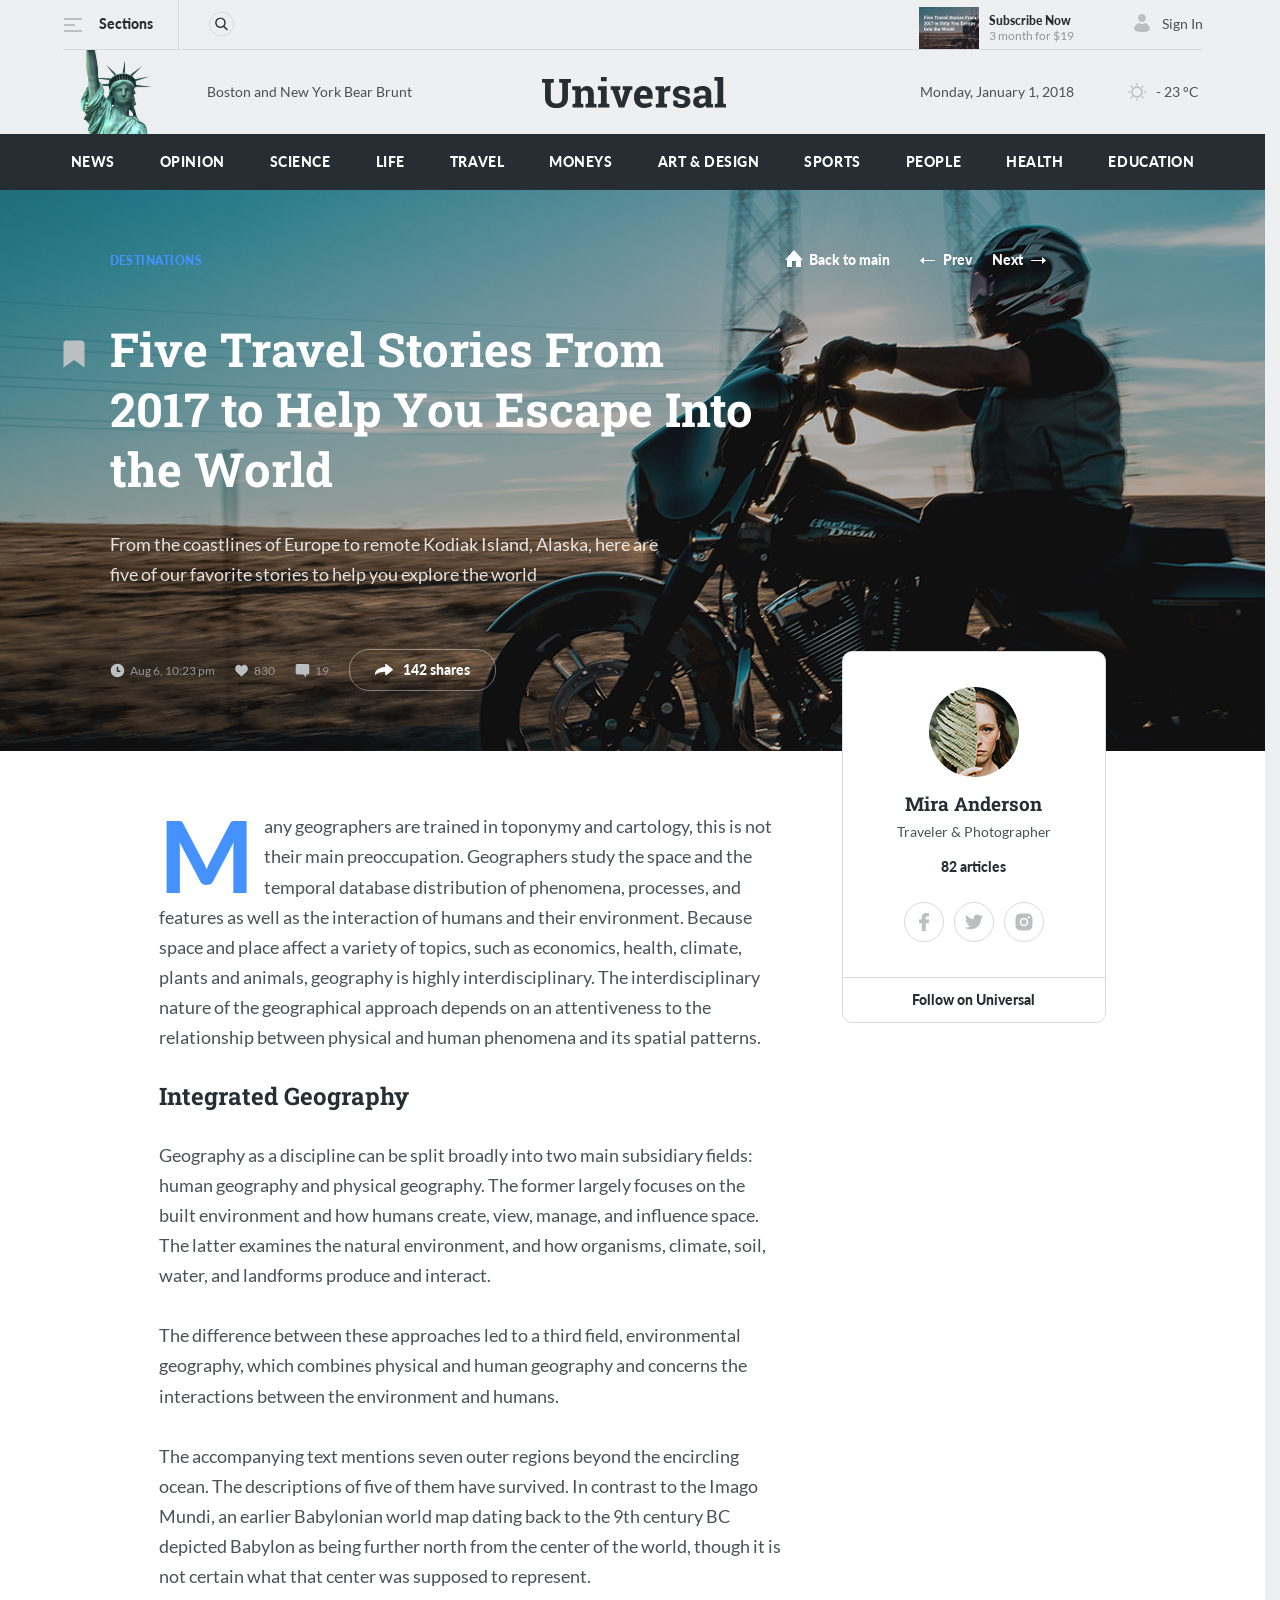
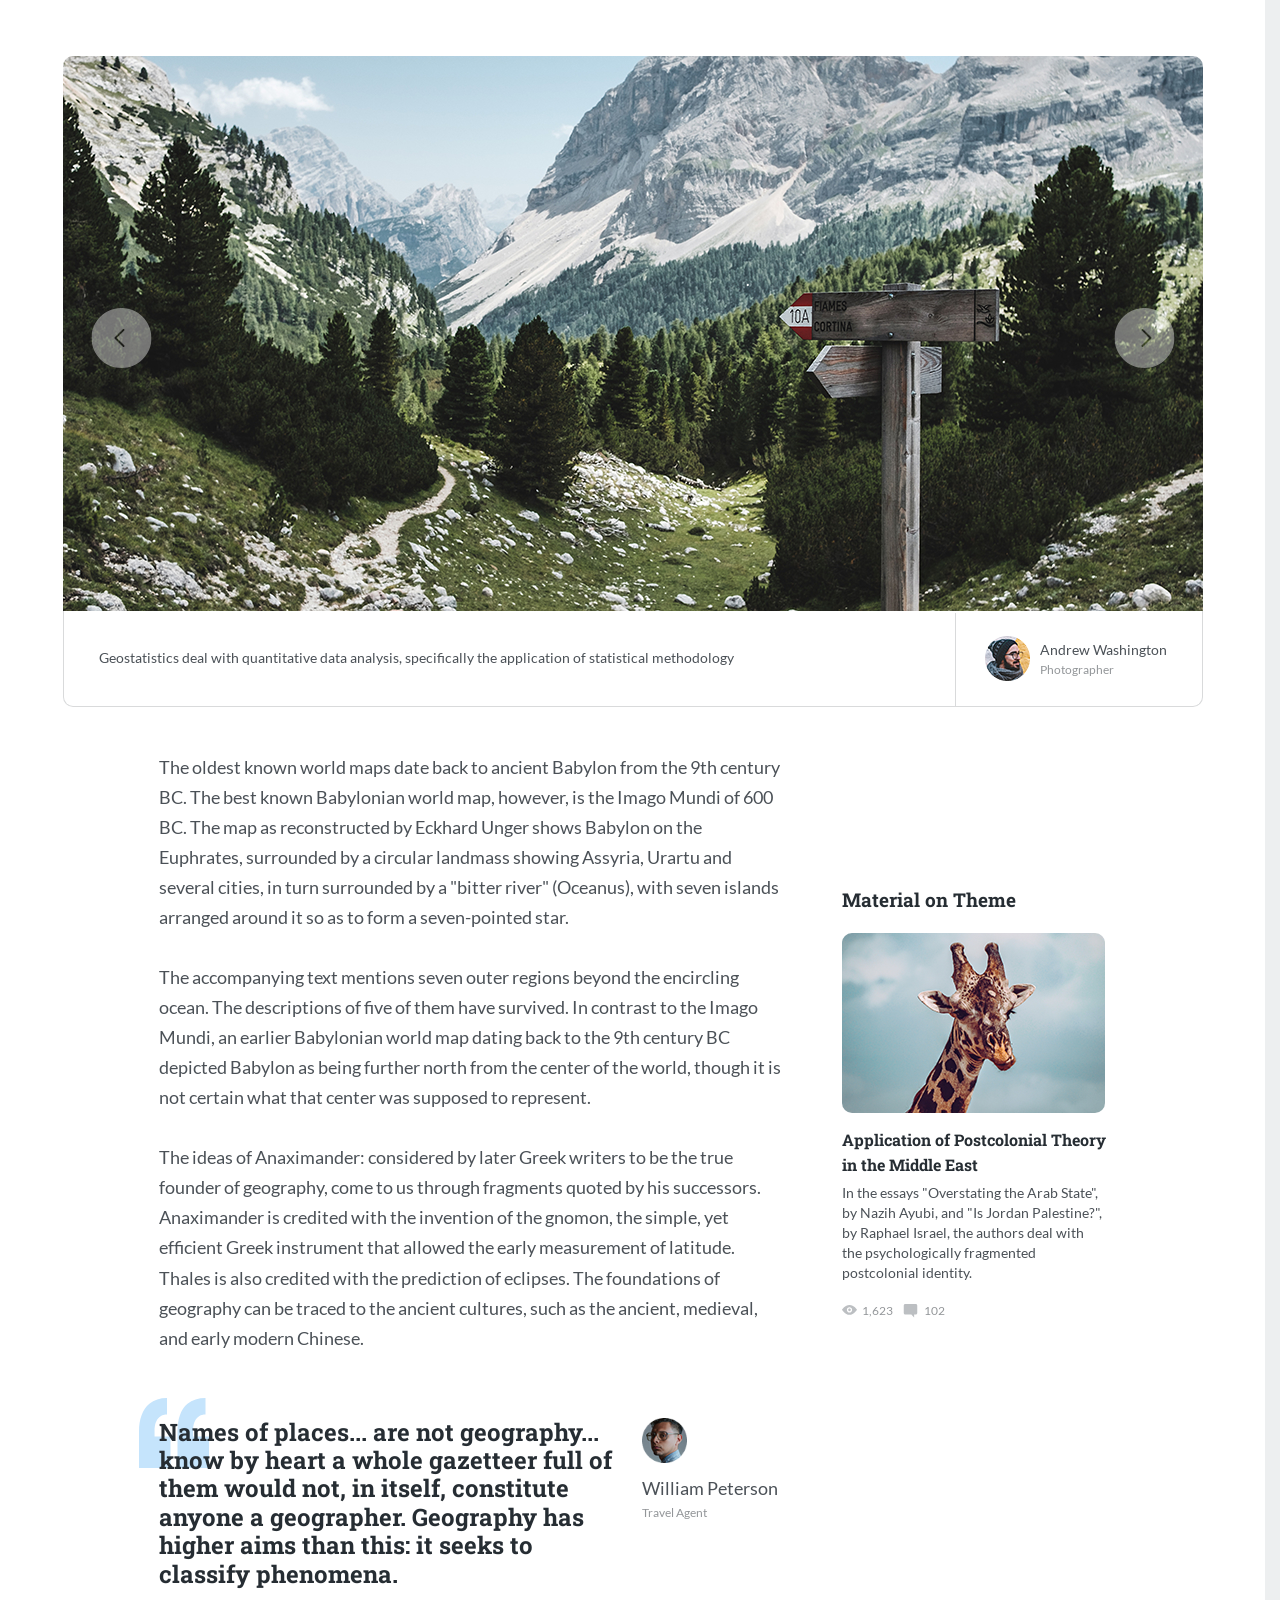
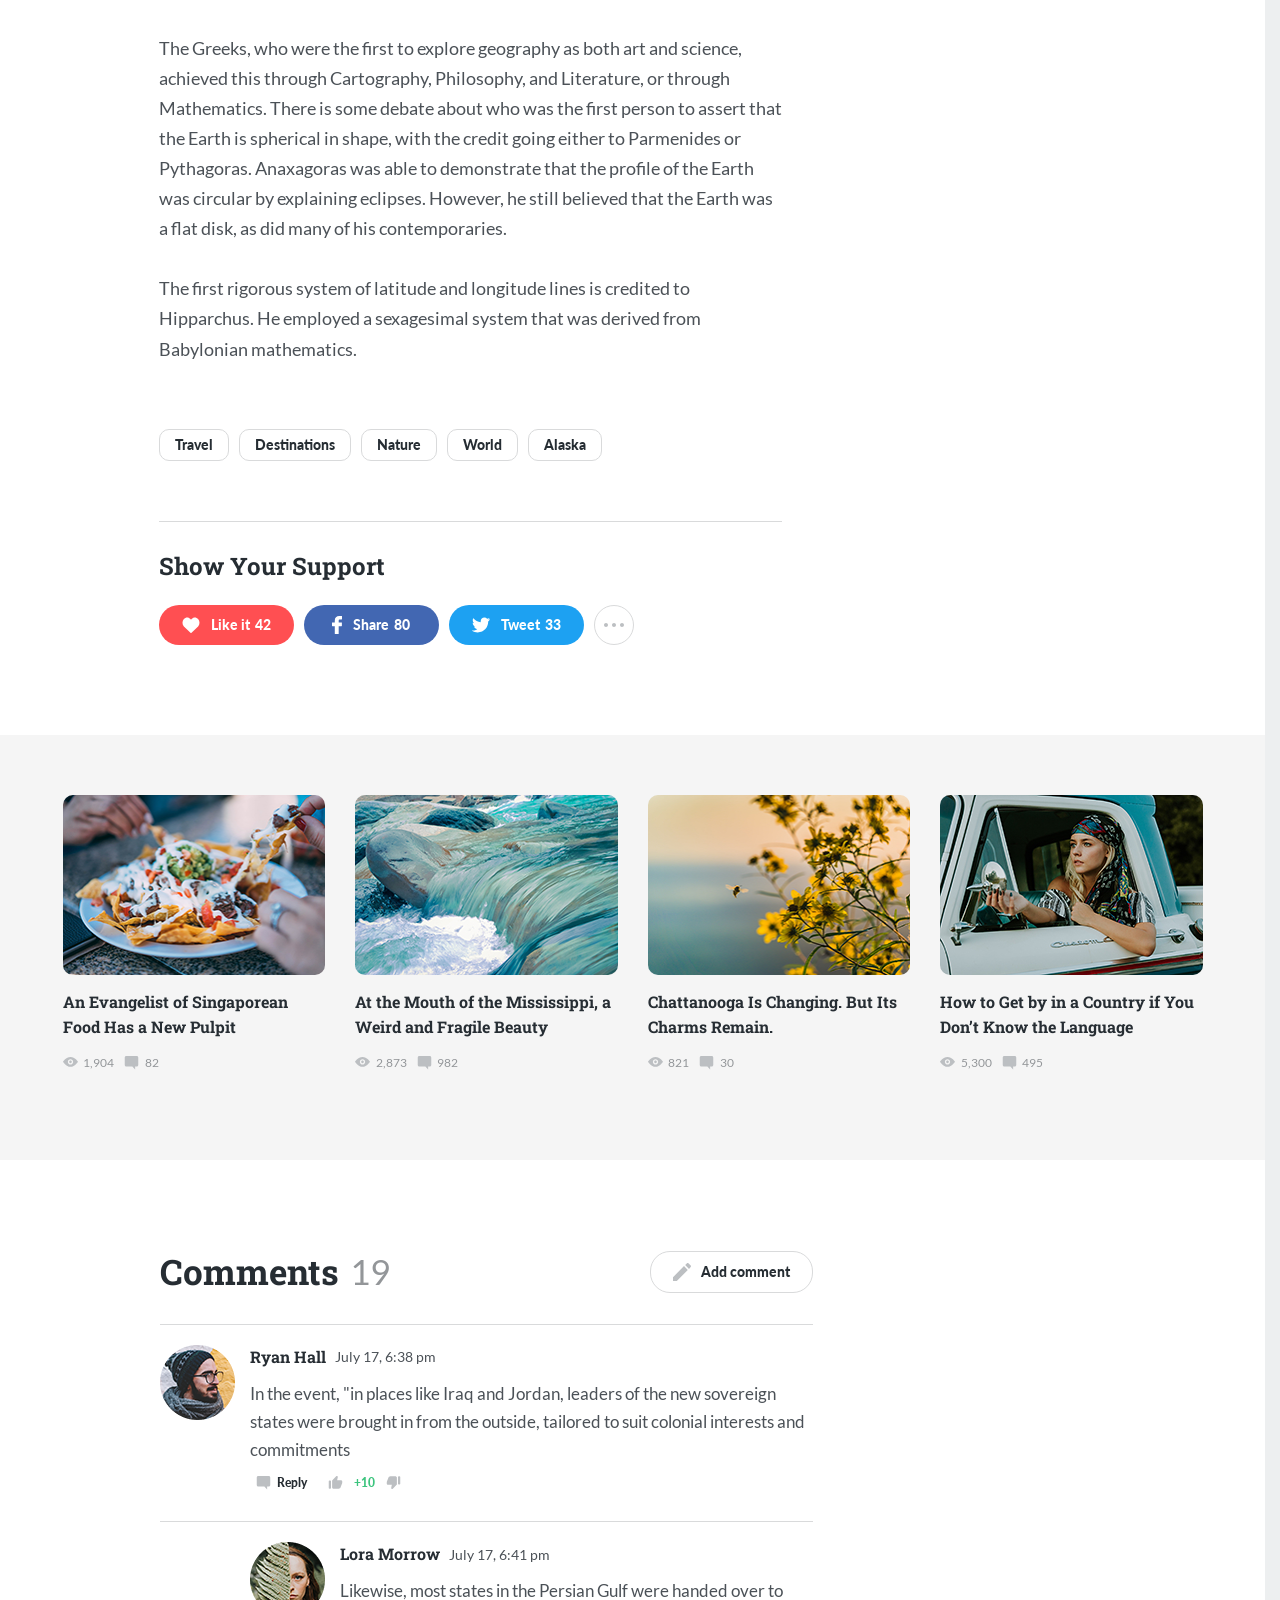
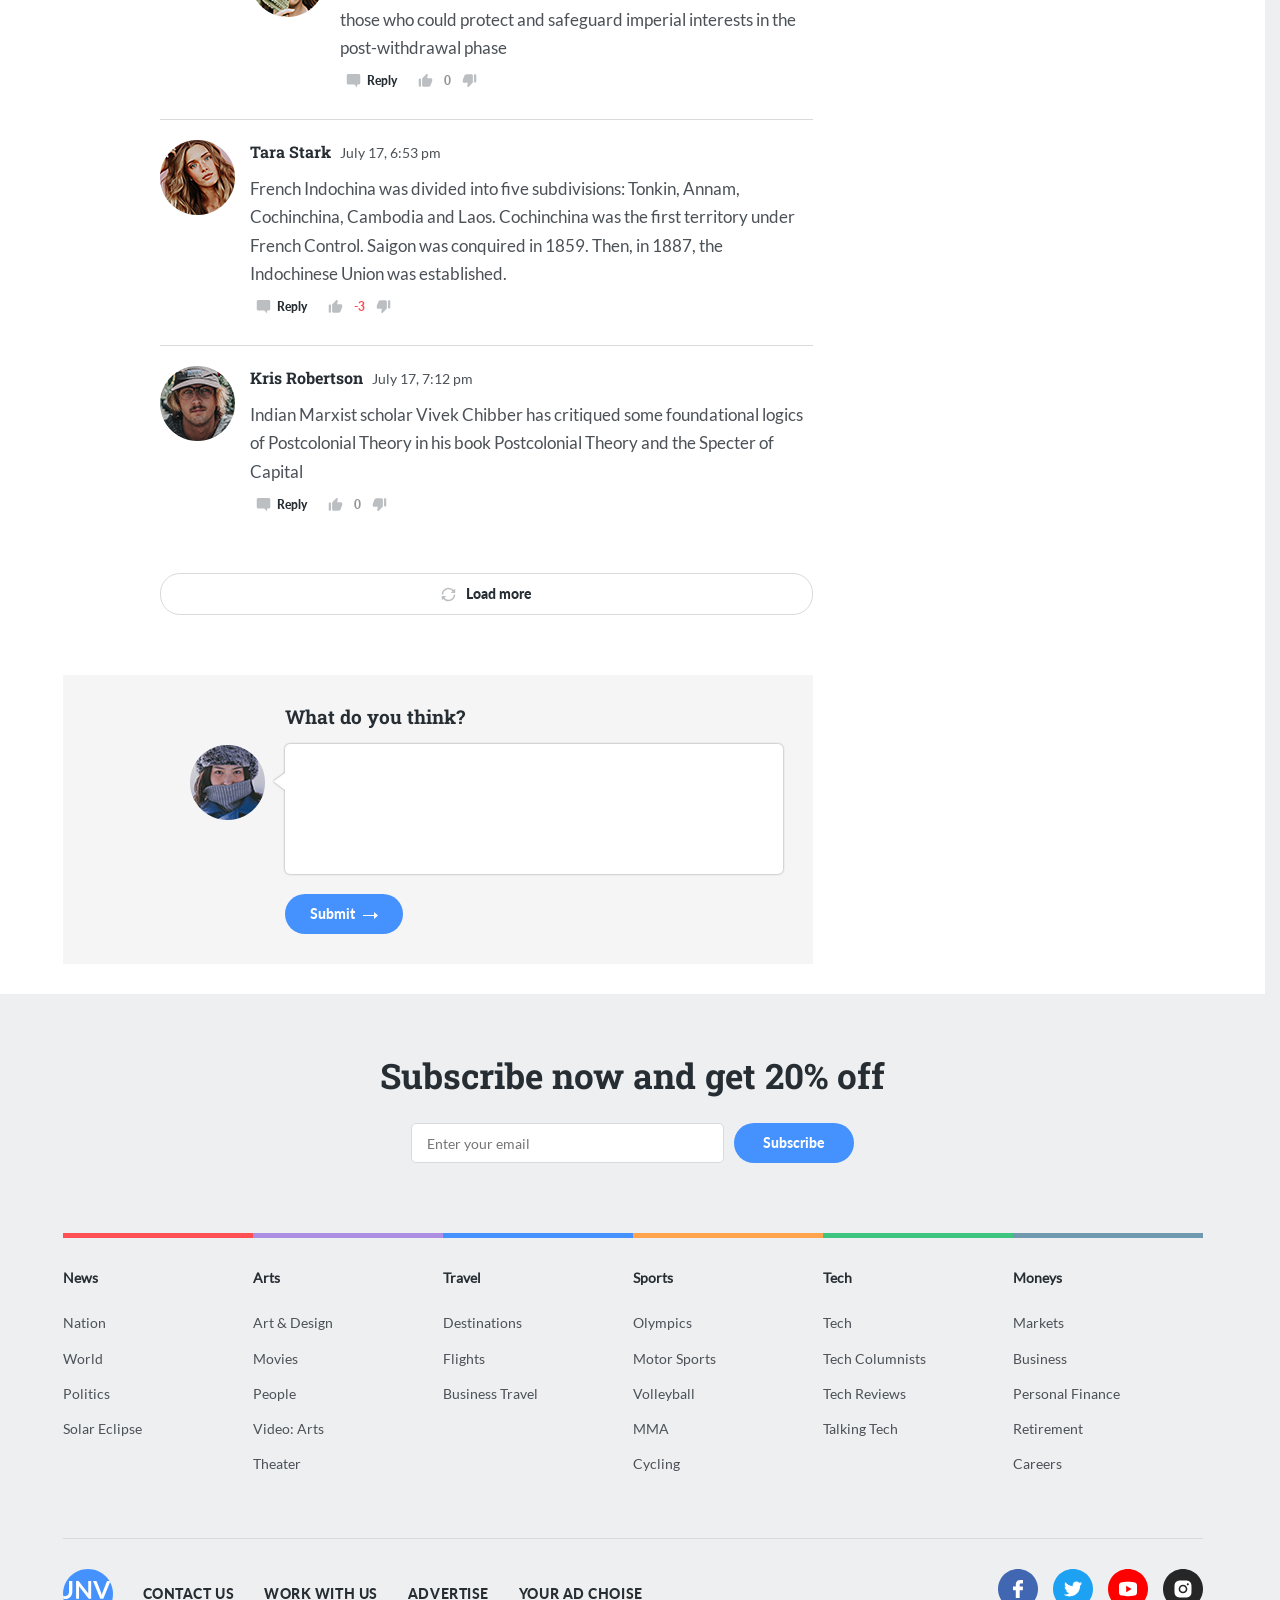
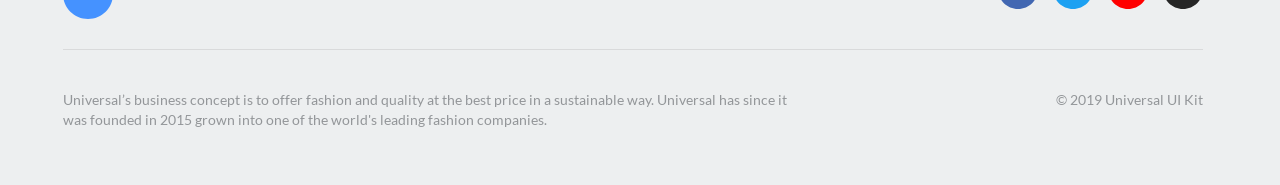
<file: travel.html>
<!DOCTYPE html>
<html lang="en">
<head>
    <meta charset="UTF-8">
    <meta name="viewport" content="width=device-width, initial-scale=1.0">
    <meta http-equiv="X-UA-Compatible" content="ie=edge">
    <title>Universal | Travel</title>
    <link rel="stylesheet" href="./css/main.css">
    <link rel="stylesheet" href="https://cdn.jsdelivr.net/npm/swiper@11/swiper-bundle.min.css"/>
    <script src="./js/main.js" type="module" defer></script>
    <script src="https://cdn.jsdelivr.net/npm/swiper@11/swiper-bundle.min.js"></script>
</head>
<body>
    <header class="header" data-js-header>
        <div class="header__inner container">
            <div class="header__top header-top">
                <div class="header-top__navigation">
                    <div class="header-top__overlay" data-js-header-overlay>
                        <nav class="header-top__menu">
                            <ul class="header-top__menu-list">
                                <li class="header-top__menu-item">
                                    <a class="header-top__menu-link" href="/">
                                        Пункт меню №1
                                    </a>
                                </li>
                                <li class="header-top__menu-item">
                                    <a class="header-top__menu-link" href="/">
                                        Пункт меню №2
                                    </a>
                                </li>
                                <li class="header-top__menu-item">
                                    <a class="header-top__menu-link" href="/">
                                        Пункт меню №3
                                    </a>
                                </li>
                                <li class="header-top__menu-item">
                                    <a class="header-top__menu-link" href="/">
                                        Пункт меню №4
                                    </a>
                                </li>
                            </ul>
                        </nav>
                    </div>
                    <div class="header-top__burger-wrapper">
                        <div class="header-top__burger burger-button" type="button" aria-label="Open menu" title="Open menu" data-js-header-burger-button>
                            <span class="burger-button__line"></span>
                            <span class="burger-button__line"></span>
                            <span class="burger-button__line"></span>
                        </div>
                        <span>Sections</span>
                    </div>
                    <form class="header-top__form form-search" data-js-form-search>
                        <div class="form-search__body" data-js-form-search-body>
                            <button class="form-search__button" type="button" aria-label="Open search" title="Open search" data-js-form-search-button>
                                <svg width="18" height="18" viewBox="0 0 18 18" fill="none" xmlns="http://www.w3.org/2000/svg">
                                    <path fill-rule="evenodd" clip-rule="evenodd" d="M17.4354 16.3951L13.146 11.9395C14.2489 10.6301 14.8532 8.98262 14.8532 7.26749C14.8532 3.26026 11.5888 0 7.57659 0C3.56433 0 0.299988 3.26026 0.299988 7.26749C0.299988 11.2747 3.56433 14.535 7.57659 14.535C9.08284 14.535 10.5182 14.0812 11.7454 13.2199L16.0674 17.7093C16.2481 17.8967 16.4911 18 16.7514 18C16.9979 18 17.2317 17.9062 17.4092 17.7355C17.7863 17.3731 17.7983 16.7721 17.4354 16.3951ZM7.57659 1.89587C10.5423 1.89587 12.9549 4.30552 12.9549 7.26749C12.9549 10.2295 10.5423 12.6391 7.57659 12.6391C4.6109 12.6391 2.19823 10.2295 2.19823 7.26749C2.19823 4.30552 4.6109 1.89587 7.57659 1.89587Z" fill="#BCBFC2"/>
                                </svg>
                            </button>
                            <div class="form-search__cell">
                                <label class="form-search__label visually-hidden" for="search">Search</label>
                                <input class="form-search__input" id="search" type="text" placeholder="Search" data-js-form-search-input>
                            </div>
                        </div>
                    </form>
                </div>
                <div class="header-top__entry">
                    <a class="header-top__stories-link stories-link" href="/">
                        <img 
                            class="stories-link__image" 
                            src="./img/header/header-bg-mini.jpg" 
                            alt="Five Travel Stories From 2017 to Help You Escape Into the World"
                            width="60" height="41"
                            loading="lazy"
                        >
                        <div class="stories-link__text">
                            <p class="stories-link__subscribe">Subscribe Now</p>
                            <p class="stories-link__price">3 month for $19</p>
                        </div>
                    </a>
                    <button class="header-top__login" type="button">
                        <svg width="16" height="18" viewBox="0 0 16 18" fill="none" xmlns="http://www.w3.org/2000/svg">
                            <path fill-rule="evenodd" clip-rule="evenodd" d="M16 15.6316C14.3675 17.2105 11.7008 18 8 18C4.29917 18 1.63251 17.2105 0 15.6316C0 12.3481 1.90591 9.98316 4.70588 9C5.60059 9.41686 6.59455 10 8 10C9.40545 10 10.3311 9.39256 11.2941 9C14.0575 9.99655 16 12.3748 16 15.6316ZM8 8C5.79086 8 4 6.20914 4 4C4 1.79086 5.79086 0 8 0C10.2091 0 12 1.79086 12 4C12 6.20914 10.2091 8 8 8Z" fill="#BCBFC2"/>
                        </svg>
                        Sign In
                    </button>
                </div>
            </div>
            <div class="header__bottom header-bottom" data-js-header-bottom>
                <img class="header-bottom__image" src="./img/header/header-bg-bottom.jpg" alt="Statue of Liberty" width="100" height="84" loading="lazy">
                <div class="header-bottom__logo">
                    <p class="header-bottom__logo-text">Boston and New York Bear Brunt</p>
                    <svg width="184" height="31" viewBox="0 0 184 31" fill="none" xmlns="http://www.w3.org/2000/svg">
                        <path d="M11.8311 2.03922V5.4902L8.77031 6.07843V20.9804C8.77031 22.8627 9.2739 24.2745 10.2811 25.2157C11.3013 26.1438 12.6944 26.6078 14.4602 26.6078C16.2522 26.6078 17.6583 26.1438 18.6786 25.2157C19.6989 24.2876 20.209 22.8758 20.209 20.9804V6.07843L17.1678 5.4902V2.03922H28.9989V5.4902L25.9382 6.07843V20.9804C25.9382 24.183 24.8787 26.6536 22.7597 28.3922C20.6537 30.1307 17.8873 31 14.4602 31C11.0463 31 8.28634 30.1307 6.18042 28.3922C4.08758 26.6536 3.04116 24.183 3.04116 20.9804V6.07843L0 5.4902V2.03922H11.8311Z" fill="#262D33"/>
                        <path d="M30.5293 27.1569L33.2762 26.5686V13.4118L30.235 12.8235V9.37255H38.6129L38.868 12.4118C39.5743 11.3268 40.4442 10.4837 41.4775 9.88235C42.5108 9.28105 43.6684 8.98039 44.9503 8.98039C47.0955 8.98039 48.7697 9.65359 49.9731 11C51.1765 12.3464 51.7782 14.4575 51.7782 17.3333V26.5686L54.5251 27.1569V30.5882H43.5769V27.1569L46.0294 26.5686V17.3529C46.0294 15.9281 45.7417 14.9216 45.1661 14.3333C44.5906 13.732 43.7208 13.4314 42.5566 13.4314C41.798 13.4314 41.1178 13.5882 40.5161 13.902C39.9144 14.2026 39.4108 14.634 39.0053 15.1961V26.5686L41.3205 27.1569V30.5882H30.5293V27.1569Z" fill="#262D33"/>
                        <path d="M56.1732 27.1569L58.9396 26.5686V13.4118L55.8789 12.8235V9.37255H64.6688V26.5686L67.4157 27.1569V30.5882H56.1732V27.1569ZM64.6688 4.29412H58.9396V0H64.6688V4.29412Z" fill="#262D33"/>
                        <path d="M78.305 12.8235L76.3037 13.1961L79.1094 22.6863L79.4822 24.6863H79.5999L80.0119 22.6863L82.7784 13.2157L80.7379 12.8235V9.37255H90.3715V12.8235L88.5272 13.1176L82.2683 30.5882H76.7942L70.5157 13.1176L68.6714 12.8235V9.37255H78.305V12.8235Z" fill="#262D33"/>
                        <path d="M102.105 31C99.0437 31 96.5977 30.0196 94.7665 28.0588C92.9352 26.098 92.0196 23.6078 92.0196 20.5882V19.8039C92.0196 16.6536 92.8829 14.0588 94.6095 12.0196C96.3492 9.98039 98.6775 8.96732 101.594 8.98039C104.459 8.98039 106.683 9.84314 108.265 11.5686C109.848 13.2941 110.639 15.6275 110.639 18.5686V21.6863H97.9646L97.9254 21.8039C98.03 23.2026 98.4944 24.3529 99.3184 25.2549C100.156 26.1569 101.287 26.6078 102.713 26.6078C103.982 26.6078 105.034 26.4837 105.872 26.2353C106.709 25.9739 107.624 25.5686 108.618 25.0196L110.168 28.549C109.292 29.2418 108.154 29.8235 106.755 30.2941C105.368 30.7647 103.818 31 102.105 31ZM101.594 13.3922C100.535 13.3922 99.6977 13.7974 99.083 14.6078C98.4682 15.4183 98.0889 16.4837 97.945 17.8039L98.0038 17.902H105.028V17.3922C105.028 16.1765 104.74 15.2092 104.165 14.4902C103.602 13.7582 102.745 13.3922 101.594 13.3922Z" fill="#262D33"/>
                        <path d="M113.798 27.1569L116.545 26.5686V13.4118L113.504 12.8235V9.37255H121.882L122.137 12.4706C122.634 11.3726 123.275 10.5163 124.06 9.90196C124.845 9.28758 125.754 8.98039 126.787 8.98039C127.088 8.98039 127.402 9.00654 127.729 9.05882C128.069 9.09804 128.35 9.15033 128.572 9.21569L127.964 14.4314L125.61 14.3726C124.773 14.3726 124.079 14.5359 123.53 14.8627C122.981 15.1895 122.562 15.6536 122.274 16.2549V26.5686L125.021 27.1569V30.5882H113.798V27.1569Z" fill="#262D33"/>
                        <path d="M147.604 16.6667H143.759L143.15 14.0196C142.758 13.7059 142.261 13.4444 141.659 13.2353C141.071 13.0261 140.417 12.9216 139.697 12.9216C138.69 12.9216 137.892 13.1503 137.303 13.6078C136.715 14.0523 136.421 14.6144 136.421 15.2941C136.421 15.9346 136.702 16.4706 137.264 16.902C137.827 17.3203 138.952 17.6928 140.639 18.0196C143.268 18.5425 145.217 19.3137 146.486 20.3333C147.755 21.3399 148.389 22.732 148.389 24.5098C148.389 26.4183 147.565 27.9804 145.917 29.1961C144.282 30.3987 142.124 31 139.442 31C137.807 31 136.303 30.7647 134.929 30.2941C133.569 29.8105 132.359 29.1242 131.3 28.2353L131.241 23.4706H135.243L136.028 26.2353C136.368 26.5229 136.833 26.7386 137.421 26.8824C138.01 27.0131 138.625 27.0784 139.266 27.0784C140.43 27.0784 141.313 26.8693 141.914 26.451C142.529 26.0327 142.836 25.4641 142.836 24.7451C142.836 24.1176 142.529 23.5752 141.914 23.1176C141.299 22.6601 140.168 22.2549 138.52 21.902C136.022 21.3922 134.132 20.6405 132.85 19.6471C131.581 18.6405 130.946 17.2745 130.946 15.549C130.946 13.7712 131.679 12.2418 133.144 10.9608C134.609 9.66667 136.695 9.01961 139.403 9.01961C141.051 9.01961 142.608 9.24183 144.073 9.68628C145.551 10.1307 146.708 10.6993 147.545 11.3922L147.604 16.6667Z" fill="#262D33"/>
                        <path d="M164.478 30.5882C164.321 30.2353 164.183 29.8758 164.066 29.5098C163.948 29.1307 163.856 28.7516 163.791 28.3726C163.111 29.1569 162.28 29.7909 161.299 30.2745C160.331 30.7582 159.219 31 157.964 31C155.884 31 154.229 30.4379 153 29.3137C151.783 28.1765 151.175 26.634 151.175 24.6863C151.175 22.6993 151.973 21.1634 153.569 20.0784C155.165 18.9935 157.506 18.451 160.593 18.451H163.516V16.3725C163.516 15.3529 163.222 14.5621 162.633 14C162.045 13.4379 161.175 13.1569 160.024 13.1569C159.37 13.1569 158.788 13.2353 158.278 13.3922C157.768 13.5359 157.356 13.7124 157.042 13.9216L156.669 16.1961H152.352L152.372 11.4902C153.418 10.7843 154.615 10.1895 155.962 9.70588C157.323 9.22222 158.801 8.98039 160.397 8.98039C163.026 8.98039 165.158 9.62745 166.793 10.9216C168.441 12.2026 169.265 14.0327 169.265 16.4118V25.1765C169.265 25.5033 169.265 25.8105 169.265 26.098C169.278 26.3856 169.304 26.6601 169.344 26.9216L171.09 27.1569V30.5882H164.478ZM159.514 26.7647C160.377 26.7647 161.162 26.5817 161.868 26.2157C162.575 25.8366 163.124 25.366 163.516 24.8039V21.5686H160.593C159.376 21.5686 158.454 21.8562 157.826 22.4314C157.199 22.9935 156.885 23.6732 156.885 24.4706C156.885 25.1895 157.114 25.7516 157.571 26.1569C158.042 26.5621 158.69 26.7647 159.514 26.7647Z" fill="#262D33"/>
                        <path d="M172.444 3.45098V0H181.234V26.5686L184 27.1569V30.5882H172.738V27.1569L175.504 26.5686V4.03922L172.444 3.45098Z" fill="#262D33"/>
                    </svg>
                </div>
                <div class="header-bottom__meteo">
                    <p class="header-bottom__meteo-date">Monday, January 1, 2018</p>
                    <div class="header-bottom__meteo-temp">
                        <svg width="18" height="18" viewBox="0 0 18 18" fill="none" xmlns="http://www.w3.org/2000/svg">
                            <path fill-rule="evenodd" clip-rule="evenodd" d="M9 15.4763C9.4151 15.4763 9.74939 15.8106 9.74939 16.2257V17.2506C9.74939 17.6657 9.4151 18 9 18C8.5849 18 8.25061 17.6657 8.25061 17.2506V16.2257C8.25061 15.8106 8.5849 15.4763 9 15.4763ZM9 2.52367C8.5849 2.52367 8.25061 2.18939 8.25061 1.77429V0.749388C8.25061 0.334286 8.5849 0 9 0C9.4151 0 9.74939 0.334286 9.74939 0.749388V1.77429C9.74939 2.18939 9.4151 2.52367 9 2.52367ZM17.2506 8.25061C17.6657 8.25061 18 8.5849 18 9C18 9.4151 17.6657 9.74939 17.2506 9.74939H16.2257C15.8106 9.74939 15.4763 9.4151 15.4763 9C15.4763 8.5849 15.8106 8.25061 16.2257 8.25061H17.2506ZM1.77429 8.25061C2.18939 8.25061 2.52367 8.5849 2.52367 9C2.52367 9.4151 2.18939 9.74939 1.77429 9.74939H0.749388C0.334286 9.74939 0 9.4151 0 9C0 8.5849 0.334286 8.25061 0.749388 8.25061H1.77429ZM14.6388 4.42286C14.3449 4.71306 13.871 4.71673 13.5771 4.42286C13.2833 4.12898 13.2833 3.6551 13.5771 3.36122L14.3008 2.63755C14.5947 2.34367 15.0686 2.34367 15.3624 2.63755C15.6563 2.93143 15.6563 3.40531 15.3624 3.69918L14.6388 4.42286ZM3.36122 13.5771C3.6551 13.2869 4.12898 13.2833 4.42286 13.5771C4.71673 13.871 4.71673 14.3449 4.42286 14.6388L3.69918 15.3624C3.40531 15.6563 2.93143 15.6563 2.63755 15.3624C2.34367 15.0686 2.34367 14.5947 2.63755 14.3008L3.36122 13.5771ZM14.6388 13.5771L15.3624 14.3008C15.6563 14.5947 15.6563 15.0686 15.3624 15.3624C15.0686 15.6563 14.5947 15.6563 14.3008 15.3624L13.5771 14.6388C13.2833 14.3449 13.2833 13.871 13.5771 13.5771C13.871 13.2833 14.3449 13.2833 14.6388 13.5771ZM3.36122 4.42286L2.63755 3.69918C2.34367 3.40531 2.34367 2.93143 2.63755 2.63755C2.93143 2.34367 3.40531 2.34367 3.69918 2.63755L4.42286 3.36122C4.71673 3.6551 4.71673 4.12898 4.42286 4.42286C4.12898 4.71673 3.6551 4.71673 3.36122 4.42286ZM9 3.36122C12.1078 3.36122 14.6388 5.89224 14.6388 9C14.6388 12.1114 12.1078 14.6388 9 14.6388C5.88857 14.6388 3.36122 12.1078 3.36122 9C3.36122 5.88857 5.89224 3.36122 9 3.36122ZM9 13.1363C11.2812 13.1363 13.1363 11.2812 13.1363 9C13.1363 6.71878 11.2812 4.86367 9 4.86367C6.71878 4.86367 4.86367 6.71878 4.86367 9C4.86367 11.2812 6.71878 13.1363 9 13.1363Z" fill="#BCBFC2"/>
                        </svg>
                        <p class="header-bottom__meteo-temp-text">- 23 °C</p>
                    </div>
                </div>
            </div>
        </div>
    </header>

    <main>
        <section class="top" aria-labelledby="top-title">
            <div class="top__inner">
                <div class="top__categories hero-categories hero-categories--top">
                    <ul class="hero-categories__list">
                        <li class="hero-categories__item">
                            <a class="hero-categories__link" href="./index.html">
                                News
                            </a>
                        </li>
                        <li class="hero-categories__item">
                            <a class="hero-categories__link" href="/">
                                Opinion
                            </a>
                        </li>
                        <li class="hero-categories__item">
                            <a class="hero-categories__link" href="/">
                                Science
                            </a>
                        </li>
                        <li class="hero-categories__item">
                            <a class="hero-categories__link" href="/">
                                Life
                            </a>
                        </li>
                        <li class="hero-categories__item">
                            <a class="hero-categories__link" href="/">
                                Travel
                            </a>
                        </li>
                        <li class="hero-categories__item">
                            <a class="hero-categories__link" href="/">
                                Moneys
                            </a>
                        </li>
                        <li class="hero-categories__item">
                            <a class="hero-categories__link" href="/">
                                Art & Design
                            </a>
                        </li>
                        <li class="hero-categories__item">
                            <a class="hero-categories__link" href="/">
                                Sports
                            </a>
                        </li>
                        <li class="hero-categories__item">
                            <a class="hero-categories__link" href="/">
                                People
                            </a>
                        </li>
                        <li class="hero-categories__item">
                            <a class="hero-categories__link" href="/">
                                Health
                            </a>
                        </li>
                        <li class="hero-categories__item">
                            <a class="hero-categories__link" href="/">
                                Education
                            </a>
                        </li>
                    </ul>
                </div>
                <div class="top__body">
                    <div class="swiper swiper-top">
                        <div class="swiper-wrapper swiper-wrapper-top">
                            <div class="swiper-slide swiper-slide-top">
                                <img class="swiper-slide-top__image" src="./img/top/top-bg.jpg" alt="" width="1366" height="590" loading="lazy">
                                <div class="swiper-slide-top__body container">
                                    <div class="swiper-slide-top__bookmark">
                                        <svg width="22" height="28" viewBox="0 0 22 28" fill="none" xmlns="http://www.w3.org/2000/svg" data-js-bookmark>
                                            <path fill-rule="evenodd" clip-rule="evenodd" d="M3.5 0.5H18.5C20.1569 0.5 21.5 1.84315 21.5 3.5V27.5L11.1424 20L0.5 27.5V3.5C0.5 1.84315 1.84315 0.5 3.5 0.5Z" fill="white"/>
                                        </svg>
                                    </div>
                                    <div class="swiper-slide-top__content">
                                        <span class="swiper-slide-top__subtitle subtitle-base">Destinations</span>
                                        <h1 class="swiper-slide-top__title" id="top-title">Five Travel Stories From 2017 to Help You Escape Into the World</h1>
                                        <div class="swiper-slide-top__description">
                                            <p>
                                               From the coastlines of Europe to remote Kodiak Island, Alaska, here are five of our favorite stories to help you explore the world 
                                            </p>
                                        </div>
                                        <div class="swiper-slide-top__active">
                                            <div class="blog-actions">
                                                <ul class="blog-actions__list blog-actions__list--top">
                                                    <li class="blog-actions__item">
                                                        <button class="blog-actions__button blog-actions__button--color-base" type="button" aria-label="Time" title="Time">
                                                            <span class="blog-actions__icon-wrapper">
                                                                <svg width="15" height="15" viewBox="0 0 15 15" fill="none" xmlns="http://www.w3.org/2000/svg">
                                                                    <path fill-rule="evenodd" clip-rule="evenodd" d="M7.5 14.25C3.77208 14.25 0.75 11.2279 0.75 7.5C0.75 3.77208 3.77208 0.75 7.5 0.75C11.2279 0.75 14.25 3.77208 14.25 7.5C14.25 11.2279 11.2279 14.25 7.5 14.25ZM8.25 7.5V4.5C8.25 4.08579 7.91421 3.75 7.5 3.75C7.08579 3.75 6.75 4.08579 6.75 4.5V8.25C6.75 8.66421 7.08579 9 7.5 9H9.75C10.1642 9 10.5 8.66421 10.5 8.25C10.5 7.83579 10.1642 7.5 9.75 7.5H8.25Z" fill="white"/>
                                                                </svg>
                                                            </span>
                                                            <span class="blog-actions__text">Aug 6, 10:23 pm</span>
                                                        </button>
                                                    </li>
                                                    <li class="blog-actions__item">
                                                        <button class="blog-actions__button blog-actions__button--color-base" type="button" aria-label="Dislike" title="Dislike">
                                                            <span class="blog-actions__icon-wrapper">
                                                                <svg width="13" height="13" viewBox="0 0 13 13" fill="none" xmlns="http://www.w3.org/2000/svg">
                                                                    <path fill-rule="evenodd" clip-rule="evenodd" d="M11.8391 1.96033C11.1701 1.2119 10.2807 0.800049 9.33459 0.800049C8.38831 0.800049 7.59423 1.2119 6.925 1.96033L6.49998 2.63921L6.075 1.96033C5.40597 1.2119 4.61164 0.800049 3.66557 0.800049C2.71953 0.800049 1.82982 1.2119 1.16086 1.96033C-0.220288 3.50554 -0.220288 6.01968 1.16086 7.56429L6.10991 12.3207C6.19083 12.4116 6.29157 12.4672 6.39682 12.4886C6.43211 12.4964 6.46761 12.5 6.50317 12.5C6.64318 12.5 6.78341 12.4403 6.89004 12.3207L11.8391 7.56429C13.2203 6.01968 13.2203 3.50554 11.8391 1.96033Z" fill="white"/>
                                                                </svg>
                                                            </span>                                                      
                                                            <span class="blog-actions__text">830</span>
                                                        </button>
                                                    </li>
                                                    <li class="blog-actions__item">
                                                        <button class="blog-actions__button blog-actions__button--color-base" type="button" aria-label="Discuss" title="Discuss">
                                                            <span class="blog-actions__icon-wrapper">
                                                                <svg width="15" height="15" viewBox="0 0 15 14" fill="none" xmlns="http://www.w3.org/2000/svg">
                                                                    <path fill-rule="evenodd" clip-rule="evenodd" d="M11.1346 10.9998V13.9998L8.36064 10.9998H2.25C1.42157 10.9998 0.75 10.3282 0.75 9.49976V1.99976C0.75 1.17133 1.42157 0.499756 2.25 0.499756H12.75C13.5784 0.499756 14.25 1.17133 14.25 1.99976V9.49976C14.25 10.3282 13.5784 10.9998 12.75 10.9998H11.1346Z" fill="#BCBFC2"/>
                                                                </svg>
                                                            </span>
                                                            <span class="blog-actions__text">19</span>
                                                        </button>
                                                    </li>
                                                </ul>
                                            </div>
                                            <a class="swiper-slide-top__link button-slider" href="/">
                                                <svg width="18" height="12" viewBox="0 0 18 12" fill="none" xmlns="http://www.w3.org/2000/svg">
                                                    <path fill-rule="evenodd" clip-rule="evenodd" d="M17.7816 5.13237L11.665 0.202036C11.0971 -0.25578 10.125 0.131603 10.125 0.695069V2.8785C6.93568 2.98415 4.54369 3.82935 2.75243 5.27323C0 7.49188 0 10 0 11.2C2.75243 7.84 10.125 7.84 10.125 7.84V10.5205C10.125 11.084 11.1408 11.4361 11.665 11.0135L17.7816 6.08322C17.9563 5.94235 18 5.77608 18 5.6C18 5.42392 17.9563 5.27323 17.7816 5.13237Z" fill="white"/>
                                                </svg>
                                                142 shares
                                            </a>
                                        </div>
                                    </div>
                                    <div class="swiper-slide-top__home">
                                        <a class="swiper-slide-top__home-link" href="/">
                                            <svg width="18" height="17" viewBox="0 0 18 17" fill="none" xmlns="http://www.w3.org/2000/svg">
                                                <path fill-rule="evenodd" clip-rule="evenodd" d="M2 17H7V11H11V17H16V10H18L9 0L0 10H2V17Z" fill="white"/>
                                            </svg>
                                            Back to main
                                        </a>
                                        <div class="swiper-top-navigation">
                                            <div class="swiper-top-button-prev">
                                                <svg width="15" height="7" viewBox="0 0 15 7" fill="none" xmlns="http://www.w3.org/2000/svg">
                                                    <path fill-rule="evenodd" clip-rule="evenodd" d="M15 3V4H4V7L0 3.5L4 0V3H15Z" fill="white"/>
                                                </svg>
                                                Prev
                                            </div>
                                            <div class="swiper-top-button-next">
                                                Next
                                                <svg width="15" height="7" viewBox="0 0 15 7" fill="none" xmlns="http://www.w3.org/2000/svg">
                                                    <path fill-rule="evenodd" clip-rule="evenodd" d="M0 3V4H11V7L15 3.5L11 0V3H0Z" fill="white"/>
                                                </svg>                                               
                                            </div>
                                        </div>
                                    </div>
                                </div>
                            </div>
                            <div class="swiper-slide swiper-slide-top">
                                <img class="swiper-slide-top__image" src="./img/top/top-bg.jpg" alt="" width="1366" height="590" loading="lazy">
                                <div class="swiper-slide-top__body container">
                                    <div class="swiper-slide-top__bookmark">
                                        <svg width="22" height="28" viewBox="0 0 22 28" fill="none" xmlns="http://www.w3.org/2000/svg" data-js-bookmark>
                                            <path fill-rule="evenodd" clip-rule="evenodd" d="M3.5 0.5H18.5C20.1569 0.5 21.5 1.84315 21.5 3.5V27.5L11.1424 20L0.5 27.5V3.5C0.5 1.84315 1.84315 0.5 3.5 0.5Z" fill="white"/>
                                        </svg>
                                    </div>
                                    <div class="swiper-slide-top__content">
                                        <span class="swiper-slide-top__subtitle subtitle-base">Destinations</span>
                                        <h1 class="swiper-slide-top__title" id="top-title">Five Travel Stories From 2017 to Help You Escape Into the World</h1>
                                        <div class="swiper-slide-top__description">
                                            <p>
                                               From the coastlines of Europe to remote Kodiak Island, Alaska, here are five of our favorite stories to help you explore the world 
                                            </p>
                                        </div>
                                        <div class="swiper-slide-top__active">
                                            <div class="blog-actions">
                                                <ul class="blog-actions__list blog-actions__list--top">
                                                    <li class="blog-actions__item">
                                                        <button class="blog-actions__button blog-actions__button--color-base" type="button" aria-label="Time" title="Time">
                                                            <span class="blog-actions__icon-wrapper">
                                                                <svg width="15" height="15" viewBox="0 0 15 15" fill="none" xmlns="http://www.w3.org/2000/svg">
                                                                    <path fill-rule="evenodd" clip-rule="evenodd" d="M7.5 14.25C3.77208 14.25 0.75 11.2279 0.75 7.5C0.75 3.77208 3.77208 0.75 7.5 0.75C11.2279 0.75 14.25 3.77208 14.25 7.5C14.25 11.2279 11.2279 14.25 7.5 14.25ZM8.25 7.5V4.5C8.25 4.08579 7.91421 3.75 7.5 3.75C7.08579 3.75 6.75 4.08579 6.75 4.5V8.25C6.75 8.66421 7.08579 9 7.5 9H9.75C10.1642 9 10.5 8.66421 10.5 8.25C10.5 7.83579 10.1642 7.5 9.75 7.5H8.25Z" fill="white"/>
                                                                </svg>
                                                            </span>
                                                            <span class="blog-actions__text">Aug 6, 10:23 pm</span>
                                                        </button>
                                                    </li>
                                                    <li class="blog-actions__item">
                                                        <button class="blog-actions__button blog-actions__button--color-base" type="button" aria-label="Dislike" title="Dislike">
                                                            <span class="blog-actions__icon-wrapper">
                                                                <svg width="13" height="13" viewBox="0 0 13 13" fill="none" xmlns="http://www.w3.org/2000/svg">
                                                                    <path fill-rule="evenodd" clip-rule="evenodd" d="M11.8391 1.96033C11.1701 1.2119 10.2807 0.800049 9.33459 0.800049C8.38831 0.800049 7.59423 1.2119 6.925 1.96033L6.49998 2.63921L6.075 1.96033C5.40597 1.2119 4.61164 0.800049 3.66557 0.800049C2.71953 0.800049 1.82982 1.2119 1.16086 1.96033C-0.220288 3.50554 -0.220288 6.01968 1.16086 7.56429L6.10991 12.3207C6.19083 12.4116 6.29157 12.4672 6.39682 12.4886C6.43211 12.4964 6.46761 12.5 6.50317 12.5C6.64318 12.5 6.78341 12.4403 6.89004 12.3207L11.8391 7.56429C13.2203 6.01968 13.2203 3.50554 11.8391 1.96033Z" fill="white"/>
                                                                </svg>
                                                            </span>                                                      
                                                            <span class="blog-actions__text">830</span>
                                                        </button>
                                                    </li>
                                                    <li class="blog-actions__item">
                                                        <button class="blog-actions__button blog-actions__button--color-base" type="button" aria-label="Discuss" title="Discuss">
                                                            <span class="blog-actions__icon-wrapper">
                                                                <svg width="15" height="15" viewBox="0 0 15 14" fill="none" xmlns="http://www.w3.org/2000/svg">
                                                                    <path fill-rule="evenodd" clip-rule="evenodd" d="M11.1346 10.9998V13.9998L8.36064 10.9998H2.25C1.42157 10.9998 0.75 10.3282 0.75 9.49976V1.99976C0.75 1.17133 1.42157 0.499756 2.25 0.499756H12.75C13.5784 0.499756 14.25 1.17133 14.25 1.99976V9.49976C14.25 10.3282 13.5784 10.9998 12.75 10.9998H11.1346Z" fill="#BCBFC2"/>
                                                                </svg>
                                                            </span>
                                                            <span class="blog-actions__text">19</span>
                                                        </button>
                                                    </li>
                                                </ul>
                                            </div>
                                            <a class="swiper-slide-top__link button-slider" href="/">
                                                <svg width="18" height="12" viewBox="0 0 18 12" fill="none" xmlns="http://www.w3.org/2000/svg">
                                                    <path fill-rule="evenodd" clip-rule="evenodd" d="M17.7816 5.13237L11.665 0.202036C11.0971 -0.25578 10.125 0.131603 10.125 0.695069V2.8785C6.93568 2.98415 4.54369 3.82935 2.75243 5.27323C0 7.49188 0 10 0 11.2C2.75243 7.84 10.125 7.84 10.125 7.84V10.5205C10.125 11.084 11.1408 11.4361 11.665 11.0135L17.7816 6.08322C17.9563 5.94235 18 5.77608 18 5.6C18 5.42392 17.9563 5.27323 17.7816 5.13237Z" fill="white"/>
                                                </svg>
                                                142 shares
                                            </a>
                                        </div>
                                    </div>
                                    <div class="swiper-slide-top__home">
                                        <a class="swiper-slide-top__home-link" href="/">
                                            <svg width="18" height="17" viewBox="0 0 18 17" fill="none" xmlns="http://www.w3.org/2000/svg">
                                                <path fill-rule="evenodd" clip-rule="evenodd" d="M2 17H7V11H11V17H16V10H18L9 0L0 10H2V17Z" fill="white"/>
                                            </svg>
                                            Back to main
                                        </a>
                                        <div class="swiper-top-navigation">
                                            <div class="swiper-top-button-prev">
                                                <svg width="15" height="7" viewBox="0 0 15 7" fill="none" xmlns="http://www.w3.org/2000/svg">
                                                    <path fill-rule="evenodd" clip-rule="evenodd" d="M15 3V4H4V7L0 3.5L4 0V3H15Z" fill="white"/>
                                                </svg>
                                                Prev
                                            </div>
                                            <div class="swiper-top-button-next">
                                                Next
                                                <svg width="15" height="7" viewBox="0 0 15 7" fill="none" xmlns="http://www.w3.org/2000/svg">
                                                    <path fill-rule="evenodd" clip-rule="evenodd" d="M0 3V4H11V7L15 3.5L11 0V3H0Z" fill="white"/>
                                                </svg>  
                                            </div>
                                        </div>                                        
                                    </div>
                                </div>
                            </div>
                        </div>

                    </div>
                </div>
            </div>
        </section>
        <section class="articles">
            <div class="articles__inner container">
                <div class="articles__geograph articles-geograph">
                    <article class="articles-geograph__text">
                        <p class="articles-geograph__drop-cap">
                            Many geographers are trained in toponymy and cartology, this is not their main preoccupation. Geographers study the space and the temporal database distribution of phenomena, processes, and features as well as the interaction of humans and their environment. Because space and place affect a variety of topics, such as economics, health, climate, plants and animals, geography is highly interdisciplinary. The interdisciplinary nature of the geographical approach depends on an attentiveness to the relationship between physical and human phenomena and its spatial patterns.
                        </p>
                        <h3 class="articles-geograph__title h3">Integrated Geography</h3>
                        <p>
                            Geography as a discipline can be split broadly into two main subsidiary fields: human geography and physical geography. The former largely focuses on the built environment and how humans create, view, manage, and influence space. The latter examines the natural environment, and how organisms, climate, soil, water, and landforms produce and interact.
                        </p>
                        <p>
                            The difference between these approaches led to a third field, environmental geography, which combines physical and human geography and concerns the interactions between the environment and humans.
                        </p>
                        <p>
                            The accompanying text mentions seven outer regions beyond the encircling ocean. The descriptions of five of them have survived. In contrast to the Imago Mundi, an earlier Babylonian world map dating back to the 9th century BC depicted Babylon as being further north from the center of the world, though it is not certain what that center was supposed to represent.
                        </p>
                    </article>
                    <div class="articles-geograph__author author-card">
                        <div class="author-card__content">
                            <img class="author-card__image" src="./img/person/6.png" alt="">
                            <div class="author-card__text">
                                <h4 class="author-card__name h4">Mira Anderson</h4>
                                <span class="author-card__department">Traveler & Photographer</span>
                            </div>
                            <span class="author-card__art">82 articles</span>
                            <div class="author-card__soc1als">
                                <svg width="40" height="40" viewBox="0 0 40 40" fill="none" xmlns="http://www.w3.org/2000/svg">
                                    <path d="M20 0.5C30.7696 0.5 39.5 9.23045 39.5 20C39.5 30.7696 30.7696 39.5 20 39.5C9.23045 39.5 0.5 30.7696 0.5 20C0.5 9.23045 9.23045 0.5 20 0.5Z" stroke="#D9DADB"/>
                                    <path fill-rule="evenodd" clip-rule="evenodd" d="M24.6234 11.0037L22.2249 11C19.5302 11 17.7888 12.7387 17.7888 15.4298V17.4723H15.3771C15.1688 17.4723 15 17.6367 15 17.8395V20.7988C15 21.0016 15.1689 21.1658 15.3771 21.1658H17.7888V28.633C17.7888 28.8358 17.9575 29 18.1659 29H21.3124C21.5208 29 21.6896 28.8356 21.6896 28.633V21.1658H24.5093C24.7177 21.1658 24.8865 21.0016 24.8865 20.7988L24.8876 17.8395C24.8876 17.7421 24.8478 17.6489 24.7772 17.5799C24.7066 17.511 24.6103 17.4723 24.5103 17.4723H21.6896V15.7409C21.6896 14.9087 21.8933 14.4862 23.0073 14.4862L24.623 14.4857C24.8312 14.4857 25 14.3212 25 14.1186V11.3708C25 11.1683 24.8314 11.0041 24.6234 11.0037Z" fill="#BCBFC2"/>
                                </svg>
                                <svg width="40" height="40" viewBox="0 0 40 40" fill="none" xmlns="http://www.w3.org/2000/svg">
                                    <path d="M20 0.5C30.7696 0.5 39.5 9.23045 39.5 20C39.5 30.7696 30.7696 39.5 20 39.5C9.23045 39.5 0.5 30.7696 0.5 20C0.5 9.23045 9.23045 0.5 20 0.5Z" stroke="#D9DADB"/>
                                    <path fill-rule="evenodd" clip-rule="evenodd" d="M28.979 14.363C28.9532 14.3323 28.9106 14.3218 28.8743 14.3386C28.3361 14.5796 27.77 14.7528 27.1869 14.8552C27.8059 14.3851 28.2672 13.7342 28.5037 12.9877C28.5151 12.952 28.5033 12.9129 28.4744 12.8897C28.4453 12.8664 28.4049 12.8634 28.373 12.8826C27.6758 13.3 26.9206 13.5942 26.1276 13.7574C25.4248 13.0212 24.4435 12.6001 23.4278 12.6001C21.3623 12.6001 19.6821 14.2962 19.6821 16.381C19.6821 16.6331 19.7063 16.8828 19.7542 17.1253C16.8934 16.9471 14.2184 15.5607 12.3995 13.3087C12.3809 13.2857 12.3527 13.2728 12.3232 13.2758C12.2939 13.278 12.2677 13.2948 12.2529 13.3203C11.9211 13.8949 11.7458 14.5524 11.7458 15.2212C11.7458 16.3804 12.2675 17.4642 13.1559 18.1794C12.6985 18.1239 12.2518 17.9786 11.849 17.7528C11.8219 17.7374 11.7882 17.7376 11.7611 17.7534C11.734 17.769 11.7168 17.7981 11.7161 17.8297L11.7157 17.8781C11.7157 19.5429 12.8025 21.0046 14.3487 21.49C13.9415 21.5562 13.5189 21.5517 13.1036 21.4717C13.073 21.466 13.0409 21.4766 13.0199 21.5004C12.999 21.5242 12.992 21.5575 13.0016 21.5877C13.4653 23.0485 14.7535 24.0729 16.2531 24.2006C15.0022 25.1257 13.5237 25.613 11.9615 25.613C11.6737 25.613 11.3839 25.5957 11.1 25.5621C11.0594 25.5574 11.0192 25.5818 11.0052 25.621C10.9912 25.6607 11.0061 25.705 11.0412 25.7275C12.7317 26.8219 14.6864 27.4001 16.6943 27.4001C23.2619 27.4001 27.1865 22.0149 27.1865 16.8088C27.1865 16.6638 27.1837 16.5196 27.178 16.3757C27.8865 15.8526 28.4947 15.2123 28.9851 14.4711C29.007 14.438 29.0046 14.3939 28.979 14.363Z" fill="#BCBFC2"/>
                                </svg>
                                <svg width="40" height="40" viewBox="0 0 40 40" fill="none" xmlns="http://www.w3.org/2000/svg">
                                    <path d="M20 0.5C30.7696 0.5 39.5 9.23045 39.5 20C39.5 30.7696 30.7696 39.5 20 39.5C9.23045 39.5 0.5 30.7696 0.5 20C0.5 9.23045 9.23045 0.5 20 0.5Z" stroke="#D9DADB"/>
                                    <path fill-rule="evenodd" clip-rule="evenodd" d="M20 11.5C22.3085 11.5 22.5979 11.5098 23.5045 11.5512C24.4093 11.5924 25.0272 11.7361 25.5678 11.9463C26.1268 12.1634 26.6008 12.4541 27.0734 12.9266C27.5459 13.3992 27.8366 13.8732 28.0538 14.4322C28.2639 14.9728 28.4076 15.5907 28.4488 16.4955C28.4902 17.4021 28.5 17.6915 28.5 20C28.5 22.3085 28.4902 22.5979 28.4488 23.5045C28.4076 24.4093 28.2639 25.0272 28.0538 25.5678C27.8366 26.1268 27.5459 26.6008 27.0734 27.0734C26.6008 27.5459 26.1268 27.8366 25.5678 28.0538C25.0272 28.2639 24.4093 28.4076 23.5045 28.4488C22.5979 28.4902 22.3085 28.5 20 28.5C17.6915 28.5 17.4021 28.4902 16.4955 28.4488C15.5907 28.4076 14.9728 28.2639 14.4322 28.0538C13.8732 27.8366 13.3992 27.5459 12.9266 27.0734C12.4541 26.6008 12.1634 26.1268 11.9463 25.5678C11.7361 25.0272 11.5924 24.4093 11.5512 23.5045C11.5098 22.5979 11.5 22.3085 11.5 20C11.5 17.6915 11.5098 17.4021 11.5512 16.4955C11.5924 15.5907 11.7361 14.9728 11.9463 14.4322C12.1634 13.8732 12.4541 13.3992 12.9266 12.9266C13.3992 12.4541 13.8732 12.1634 14.4322 11.9463C14.9728 11.7361 15.5907 11.5924 16.4955 11.5512C17.4021 11.5098 17.6915 11.5 20 11.5ZM19.9973 22.8298C21.5616 22.8298 22.8298 21.5616 22.8298 19.9973C22.8298 18.433 21.5616 17.1649 19.9973 17.1649C18.433 17.1649 17.1649 18.433 17.1649 19.9973C17.1649 21.5616 18.433 22.8298 19.9973 22.8298ZM19.9973 15.6338C22.4072 15.6338 24.3608 17.5874 24.3608 19.9973C24.3608 22.4072 22.4072 24.3608 19.9973 24.3608C17.5874 24.3608 15.6338 22.4072 15.6338 19.9973C15.6338 17.5874 17.5874 15.6338 19.9973 15.6338ZM25.8556 15.3722C25.8556 15.946 25.3904 16.4111 24.8166 16.4111C24.2429 16.4111 23.7778 15.946 23.7778 15.3722C23.7778 14.7985 24.2429 14.3333 24.8166 14.3333C25.3904 14.3333 25.8556 14.7985 25.8556 15.3722Z" fill="#BCBFC2"/>
                                </svg>
                            </div>
                        </div>
                        <a class="author-card__link" href="/">Follow on Universal</a>
                    </div>
                </div>
                <div class="swiper swiper-articles">
                    <div class="swiper-wrapper swiper-wrapper-articles">
                        <div class="swiper-slide swiper-slide-articles">
                            <img class="swiper-slide-articles__image" src="./img/articles/articles-slider-image.jpg" alt="Mountain view" width="1140" height="555" loading="lazy">
                            <div class="swiper-slide-articles__body">
                                <div class="swiper-slide-articles__text">
                                    <p>
                                        Geostatistics deal with quantitative data analysis, specifically the application of statistical methodology
                                    </p>
                                </div>
                                <div class="swiper-slide-articles__person person">
                                    <img class="person__icon" src="./img/person/7.png" alt="" width="45" height="45" loading="lazy">
                                    <div class="person__text">
                                        <p class="person__name person__name--color-articles">Andrew Washington</p>
                                        <span class="person__department person__department--color-articles">Photographer</span>
                                    </div>
                                </div>
                            </div>
                        </div>
                        <div class="swiper-slide swiper-slide-articles">
                            <img class="swiper-slide-articles__image" src="./img/articles/articles-slider-image.jpg" alt="Mountain view" width="1140" height="555" loading="lazy">
                            <div class="swiper-slide-articles__body">
                                <div class="swiper-slide-articles__text">
                                    <p>
                                        Geostatistics deal with quantitative data analysis, specifically the application of statistical methodology
                                    </p>
                                </div>
                                <div class="swiper-slide-articles__person person">
                                    <img class="person__icon" src="./img/person/7.png" alt="" width="45" height="45" loading="lazy">
                                    <div class="person__text">
                                        <p class="person__name person__name--color-articles">Andrew Washington</p>
                                        <span class="person__department person__department--color-articles">Photographer</span>
                                    </div>
                                </div>
                            </div>
                        </div>
                    </div>
                    <div class="swiper-articles-navigation">
                        <div class="swiper-articles-button-prev">
                            <svg width="60" height="60" viewBox="0 0 60 60" fill="none" xmlns="http://www.w3.org/2000/svg">
                                <path opacity="0.4" fill-rule="evenodd" clip-rule="evenodd" d="M30 60C46.5685 60 60 46.5685 60 30C60 13.4315 46.5685 0 30 0C13.4315 0 0 13.4315 0 30C0 46.5685 13.4315 60 30 60ZM25.3052 30L32.7203 37.3779C33.0932 37.749 33.0932 38.3506 32.7203 38.7217C32.3474 39.0928 31.7429 39.0928 31.37 38.7217L23.2797 30.6719C22.9068 30.3008 22.9068 29.6992 23.2797 29.3281L31.37 21.2783C31.7429 20.9072 32.3474 20.9072 32.7203 21.2783C33.0932 21.6494 33.0932 22.251 32.7203 22.6221L25.3052 30Z" fill="white"/>
                            </svg>
                        </div>
                        <div class="swiper-articles-button-next">
                        <svg width="60" height="60" viewBox="0 0 60 60" fill="none" xmlns="http://www.w3.org/2000/svg">
                            <path opacity="0.4" fill-rule="evenodd" clip-rule="evenodd" d="M30 60C13.4315 60 0 46.5685 0 30C0 13.4315 13.4315 0 30 0C46.5685 0 60 13.4315 60 30C60 46.5685 46.5685 60 30 60ZM34.6948 30L27.2797 37.3779C26.9068 37.749 26.9068 38.3506 27.2797 38.7217C27.6526 39.0928 28.2571 39.0928 28.63 38.7217L36.7203 30.6719C37.0932 30.3008 37.0932 29.6992 36.7203 29.3281L28.63 21.2783C28.2571 20.9072 27.6526 20.9072 27.2797 21.2783C26.9068 21.6494 26.9068 22.251 27.2797 22.6221L34.6948 30Z" fill="white"/>
                        </svg>                                             
                        </div>
                    </div>

                </div>
                <div class="articles__geograph articles-geograph">
                    <article class="articles-geograph__text">
                        <p>
                            The oldest known world maps date back to ancient Babylon from the 9th century BC. The best known Babylonian world map, however, is the Imago Mundi of 600 BC. The map as reconstructed by Eckhard Unger shows Babylon on the Euphrates, surrounded by a circular landmass showing Assyria, Urartu and several cities, in turn surrounded by a "bitter river" (Oceanus), with seven islands arranged around it so as to form a seven-pointed star.
                        </p>
                        <p>
                            The accompanying text mentions seven outer regions beyond the encircling ocean. The descriptions of five of them have survived. In contrast to the Imago Mundi, an earlier Babylonian world map dating back to the 9th century BC depicted Babylon as being further north from the center of the world, though it is not certain what that center was supposed to represent.
                        </p>
                        <p>
                            The ideas of Anaximander: considered by later Greek writers to be the true founder of geography, come to us through fragments quoted by his successors. Anaximander is credited with the invention of the gnomon, the simple, yet efficient Greek instrument that allowed the early measurement of latitude. Thales is also credited with the prediction of eclipses. The foundations of geography can be traced to the ancient cultures, such as the ancient, medieval, and early modern Chinese.
                        </p>
                    </article>
                    <div class="articles-geograph__material material-card">
                        <div class="material-card__body">
                            <h4 class="material-card__title h4">Material on Theme</h4>
                            <img class="material-card__image" src="./img/articles/articles-material-image.jpg" alt="Giraffe on a blue background" width="263" height="180" loading="lazy">
                            <h5 class="material-card__subtitle h5">Application of Postcolonial Theory in the Middle East</h5>
                            <div class="material-card__description">
                                <p>
                                    In the essays "Overstating the Arab State", by Nazih Ayubi, and "Is Jordan Palestine?", by Raphael Israel, the authors deal with the psychologically fragmented postcolonial identity.
                                </p>
                            </div>
                            <div class="material-card__actions blog-actions">
                                <ul class="blog-actions__list">
                                    <li class="blog-actions__item">
                                        <button class="blog-actions__button blog-actions__button--color-base" type="button" aria-label="Views" title="Views">
                                            <span class="blog-actions__icon-wrapper">
                                                <svg width="15" height="10" viewBox="0 0 15 10" fill="none" xmlns="http://www.w3.org/2000/svg">
                                                    <path fill-rule="evenodd" clip-rule="evenodd" d="M15 4.63696C15 4.63696 12 9.75 7.5 9.75C3 9.75 0 4.63696 0 4.63696C0 4.63696 3 0 7.5 0C12 0 15 4.63696 15 4.63696ZM7.5 2.25C8.94707 2.25 10.125 3.42825 10.125 4.87582C10.125 6.32257 8.94707 7.5 7.5 7.5C6.05293 7.5 4.875 6.32585 4.875 4.87582C4.875 3.42825 6.05293 2.25 7.5 2.25ZM7.49858 6.18785C8.22277 6.18785 8.80965 5.59681 8.80965 4.8717C8.80965 4.14604 8.22222 3.555 7.49858 3.555C6.77549 3.555 6.1875 4.14439 6.1875 4.8706C6.1875 5.59681 6.77549 6.18785 7.49858 6.18785Z" fill="#BCBFC2"/>
                                                </svg>
                                            </span>
                                            <span class="blog-actions__text">1,623</span>
                                        </button>
                                    </li>
                                    <li class="blog-actions__item">
                                        <button class="blog-actions__button blog-actions__button--color-base" type="button" aria-label="Discuss" title="Discuss">
                                            <span class="blog-actions__icon-wrapper">
                                                <svg width="15" height="15" viewBox="0 0 15 14" fill="none" xmlns="http://www.w3.org/2000/svg">
                                                    <path fill-rule="evenodd" clip-rule="evenodd" d="M11.1346 10.9998V13.9998L8.36064 10.9998H2.25C1.42157 10.9998 0.75 10.3282 0.75 9.49976V1.99976C0.75 1.17133 1.42157 0.499756 2.25 0.499756H12.75C13.5784 0.499756 14.25 1.17133 14.25 1.99976V9.49976C14.25 10.3282 13.5784 10.9998 12.75 10.9998H11.1346Z" fill="#BCBFC2"/>
                                                </svg>
                                            </span>
                                            <span class="blog-actions__text">102</span>
                                        </button>
                                    </li>
                                </ul>
                            </div>
                        </div>
                    </div>
                </div>
                <div class="articles__geograph articles-geograph">
                    <div class="articles-geograph__body">
                        <div class="articles-geograph__quote">
                            <blockquote class="articles-geograph__blockquote h3">
                                <p>
                                    Names of places... are not geography... know by heart a whole gazetteer full of them would not, in itself, constitute anyone a geographer. Geography has higher aims than this: it seeks to classify phenomena.
                                </p>
                            </blockquote>
                            <div class="articles-geograph__person person person--william">
                                <img class="person__icon" src="./img/person/8.png" alt="" width="45" height="45" loading="lazy">
                                <div class="person__text">
                                    <p class="person__name person__name--color-articles person__name--size">William Peterson</p>
                                    <span class="person__department person__department--color-articles">Travel Agent</span>
                                </div>
                            </div>
                        </div>
                        <article class="articles-geograph__text">
                            <p>
                                The Greeks, who were the first to explore geography as both art and science, achieved this through Cartography, Philosophy, and Literature, or through Mathematics. There is some debate about who was the first person to assert that the Earth is spherical in shape, with the credit going either to Parmenides or Pythagoras. Anaxagoras was able to demonstrate that the profile of the Earth was circular by explaining eclipses. However, he still believed that the Earth was a flat disk, as did many of his contemporaries.
                            </p>
                            <p>
                                The first rigorous system of latitude and longitude lines is credited to Hipparchus. He employed a sexagesimal system that was derived from Babylonian mathematics.
                            </p>
                        </article>
                    </div>
                    <div class="articles-geograph__empty"></div>
                </div>
                <div class="articles__tags articles-tags">
                    <ul class="articles-tags__list">
                        <li class="articles-tags__item">
                            <a class="articles-tags__link" href="/">
                                Travel
                            </a>
                        </li>
                        <li class="articles-tags__item">
                            <a class="articles-tags__link" href="/">
                                Destinations
                            </a>
                        </li>
                        <li class="articles-tags__item">
                            <a class="articles-tags__link" href="/">
                                Nature
                            </a>
                        </li>
                        <li class="articles-tags__item">
                            <a class="articles-tags__link" href="/">
                                World
                            </a>
                        </li>
                        <li class="articles-tags__item">
                            <a class="articles-tags__link" href="/">
                                Alaska
                            </a>
                        </li>
                    </ul>
                </div>
                <div class="articles__support articles-support">
                    <div class="articles-support__inner">
                        <h3 class="articles-support__title h3">Show Your Support</h3>
                        <ul class="articles-support__list">
                            <li class="articles-support__item">
                                <a class="articles-support__link support-link support-link--red" href="/">
                                    <svg width="18" height="16" viewBox="0 0 18 16" fill="none" xmlns="http://www.w3.org/2000/svg">
                                        <path fill-rule="evenodd" clip-rule="evenodd" d="M16.1187 1.94706C15.2268 0.949161 14.041 0.400024 12.7794 0.400024C11.5178 0.400024 10.459 0.949161 9.56667 1.94706L8.99997 2.85223L8.43333 1.94706C7.5413 0.949161 6.48219 0.400024 5.22076 0.400024C3.95938 0.400024 2.7731 0.949161 1.88115 1.94706C0.0396161 4.00735 0.0396161 7.35953 1.88115 9.41902L8.47989 15.7609C8.58778 15.8821 8.72209 15.9563 8.86242 15.9848C8.90948 15.9952 8.95681 16 9.00423 16C9.1909 16 9.37789 15.9204 9.52005 15.7609L16.1188 9.41902C17.9604 7.35953 17.9604 4.00735 16.1187 1.94706Z" fill="white"/>
                                    </svg>
                                    <div class="support-link__info">
                                        <span>Like it</span> 
                                        <span>42</span>
                                    </div>
                                </a>
                            </li>
                            <li class="articles-support__item">
                                <a class="articles-support__link support-link support-link--blue" href="/">
                                    <svg width="10" height="18" viewBox="0 0 10 18" fill="none" xmlns="http://www.w3.org/2000/svg">
                                        <path fill-rule="evenodd" clip-rule="evenodd" d="M9.62343 0.0037452L7.22488 0C4.5302 0 2.78878 1.73871 2.78878 4.42982V6.47227H0.377148C0.168754 6.47227 0 6.63668 0 6.83949V9.79876C0 10.0016 0.168947 10.1658 0.377148 10.1658H2.78878V17.633C2.78878 17.8358 2.95753 18 3.16593 18H6.31242C6.52081 18 6.68956 17.8356 6.68956 17.633V10.1658H9.50932C9.71772 10.1658 9.88647 10.0016 9.88647 9.79876L9.88763 6.83949C9.88763 6.74211 9.84779 6.64886 9.77717 6.57994C9.70656 6.51103 9.61034 6.47227 9.51029 6.47227H6.68956V4.74086C6.68956 3.90868 6.89334 3.48622 8.00727 3.48622L9.62304 3.48566C9.83125 3.48566 10 3.32124 10 3.11863V0.370775C10 0.168347 9.83144 0.00411972 9.62343 0.0037452Z" fill="white"/>
                                    </svg>
                                    <div class="support-link__info">
                                        <span>Share</span> 
                                        <span>80</span>
                                    </div>                                    
                                </a>
                            </li>
                            <li class="articles-support__item">
                                <a class="articles-support__link support-link support-link--bluish" href="/">
                                    <svg width="18" height="16" viewBox="0 0 18 16" fill="none" xmlns="http://www.w3.org/2000/svg">
                                        <path fill-rule="evenodd" clip-rule="evenodd" d="M17.979 2.36284C17.9532 2.33213 17.9106 2.32171 17.8743 2.33846C17.3361 2.57945 16.77 2.7527 16.1869 2.85505C16.8059 2.38498 17.2672 1.73403 17.5037 0.987608C17.5151 0.951878 17.5033 0.912798 17.4744 0.889537C17.4453 0.866275 17.4049 0.863298 17.373 0.882465C16.6758 1.29987 15.9206 1.59409 15.1276 1.75729C14.4248 1.0211 13.4435 0.599976 12.4278 0.599976C10.3623 0.599976 8.68211 2.29603 8.68211 4.38083C8.68211 4.63299 8.70626 4.88273 8.75419 5.12521C5.89336 4.94693 3.21836 3.56053 1.3995 1.30862C1.38088 1.28554 1.35268 1.2727 1.32318 1.27568C1.29387 1.27791 1.26769 1.29466 1.25294 1.32016C0.921099 1.89481 0.745777 2.55228 0.745777 3.2211C0.745777 4.38027 1.2675 5.46408 2.15591 6.17924C1.69853 6.12378 1.25183 5.97844 0.849016 5.75271C0.821916 5.73727 0.788179 5.73745 0.761078 5.75327C0.733978 5.7689 0.716833 5.79793 0.716095 5.82957L0.715727 5.87795C0.715727 7.54274 1.8025 9.00451 3.3487 9.48984C2.94145 9.55609 2.51891 9.55162 2.10356 9.4716C2.07295 9.46583 2.04088 9.47644 2.01986 9.50026C1.99903 9.52408 1.99202 9.55739 2.00161 9.58754C2.46526 11.0484 3.75354 12.0728 5.25309 12.2005C4.00224 13.1255 2.5237 13.6129 0.961473 13.6129C0.673694 13.6129 0.383886 13.5956 0.0999786 13.5619C0.0594204 13.5573 0.0192308 13.5817 0.00521981 13.6209C-0.00879122 13.6606 0.00614159 13.7049 0.0411692 13.7274C1.73171 14.8218 3.68643 15.4 5.69425 15.4C12.2619 15.4 16.1865 10.0148 16.1865 4.80866C16.1865 4.66369 16.1837 4.51947 16.178 4.37562C16.8865 3.85251 17.4947 3.21217 17.9851 2.47096C18.007 2.43783 18.0046 2.39373 17.979 2.36284Z" fill="white"/>
                                    </svg>
                                    <div class="support-link__info">
                                        <span>Tweet</span> 
                                        <span>33</span>
                                    </div>                                      
                                </a>
                            </li>
                            <li class="articles-support__item">
                                <a class="articles-support__link support-link support-link--circle" href="/">
                                    <svg width="20" height="4" viewBox="0 0 20 4" fill="none" xmlns="http://www.w3.org/2000/svg">
                                        <path fill-rule="evenodd" clip-rule="evenodd" d="M2 4C0.89543 4 0 3.10457 0 2C0 0.89543 0.89543 0 2 0C3.10457 0 4 0.89543 4 2C4 3.10457 3.10457 4 2 4ZM10 4C8.89543 4 8 3.10457 8 2C8 0.89543 8.89543 0 10 0C11.1046 0 12 0.89543 12 2C12 3.10457 11.1046 4 10 4ZM18 4C16.8954 4 16 3.10457 16 2C16 0.89543 16.8954 0 18 0C19.1046 0 20 0.89543 20 2C20 3.10457 19.1046 4 18 4Z" fill="#BCBFC2"/>
                                    </svg>
                                </a>
                            </li>
                        </ul>
                    </div>

                </div>
            </div>
        </section>
        <section class="note" aria-labelledby="note-title">
            <h2 class="note__title h2 visually-hidden" id="note-title">Notes</h2>
            <div class="note__inner container">
                <ul class="note__list">
                    <li class="note__item">
                        <article class="note__content">
                            <img class="note__image" src="./img/note/1.jpg" alt="A plate of food that people eat" width="263" height="180" loading="lazy">
                            <h5 class="note__title h5">An Evangelist of Singaporean Food Has a New Pulpit</h5>
                            <div class="note__actions blog-actions">
                                <ul class="blog-actions__list">
                                    <li class="blog-actions__item">
                                        <button class="blog-actions__button blog-actions__button--color-base" type="button" aria-label="Views" title="Views">
                                            <span class="blog-actions__icon-wrapper">
                                                <svg width="15" height="10" viewBox="0 0 15 10" fill="none" xmlns="http://www.w3.org/2000/svg">
                                                    <path fill-rule="evenodd" clip-rule="evenodd" d="M15 4.63696C15 4.63696 12 9.75 7.5 9.75C3 9.75 0 4.63696 0 4.63696C0 4.63696 3 0 7.5 0C12 0 15 4.63696 15 4.63696ZM7.5 2.25C8.94707 2.25 10.125 3.42825 10.125 4.87582C10.125 6.32257 8.94707 7.5 7.5 7.5C6.05293 7.5 4.875 6.32585 4.875 4.87582C4.875 3.42825 6.05293 2.25 7.5 2.25ZM7.49858 6.18785C8.22277 6.18785 8.80965 5.59681 8.80965 4.8717C8.80965 4.14604 8.22222 3.555 7.49858 3.555C6.77549 3.555 6.1875 4.14439 6.1875 4.8706C6.1875 5.59681 6.77549 6.18785 7.49858 6.18785Z" fill="#BCBFC2"/>
                                                </svg>
                                            </span>
                                            <span class="blog-actions__text">1,904</span>
                                        </button>
                                    </li>
                                    <li class="blog-actions__item">
                                        <button class="blog-actions__button blog-actions__button--color-base" type="button" aria-label="Discuss" title="Discuss">
                                            <span class="blog-actions__icon-wrapper">
                                                <svg width="15" height="15" viewBox="0 0 15 14" fill="none" xmlns="http://www.w3.org/2000/svg">
                                                    <path fill-rule="evenodd" clip-rule="evenodd" d="M11.1346 10.9998V13.9998L8.36064 10.9998H2.25C1.42157 10.9998 0.75 10.3282 0.75 9.49976V1.99976C0.75 1.17133 1.42157 0.499756 2.25 0.499756H12.75C13.5784 0.499756 14.25 1.17133 14.25 1.99976V9.49976C14.25 10.3282 13.5784 10.9998 12.75 10.9998H11.1346Z" fill="#BCBFC2"/>
                                                </svg>
                                            </span>
                                            <span class="blog-actions__text">82</span>
                                        </button>
                                    </li>
                                </ul>
                            </div>
                        </article>
                    </li>
                    <li class="note__item">
                        <article class="note__content">
                            <img class="note__image" src="./img/note/2.jpg" alt="Water flowing from a waterfall" width="263" height="180" loading="lazy">
                            <h5 class="note__title h5">At the Mouth of the Mississippi, a Weird and Fragile Beauty</h5>
                            <div class="note__actions blog-actions">
                                <ul class="blog-actions__list">
                                    <li class="blog-actions__item">
                                        <button class="blog-actions__button blog-actions__button--color-base" type="button" aria-label="Views" title="Views">
                                            <span class="blog-actions__icon-wrapper">
                                                <svg width="15" height="10" viewBox="0 0 15 10" fill="none" xmlns="http://www.w3.org/2000/svg">
                                                    <path fill-rule="evenodd" clip-rule="evenodd" d="M15 4.63696C15 4.63696 12 9.75 7.5 9.75C3 9.75 0 4.63696 0 4.63696C0 4.63696 3 0 7.5 0C12 0 15 4.63696 15 4.63696ZM7.5 2.25C8.94707 2.25 10.125 3.42825 10.125 4.87582C10.125 6.32257 8.94707 7.5 7.5 7.5C6.05293 7.5 4.875 6.32585 4.875 4.87582C4.875 3.42825 6.05293 2.25 7.5 2.25ZM7.49858 6.18785C8.22277 6.18785 8.80965 5.59681 8.80965 4.8717C8.80965 4.14604 8.22222 3.555 7.49858 3.555C6.77549 3.555 6.1875 4.14439 6.1875 4.8706C6.1875 5.59681 6.77549 6.18785 7.49858 6.18785Z" fill="#BCBFC2"/>
                                                </svg>
                                            </span>
                                            <span class="blog-actions__text">2,873</span>
                                        </button>
                                    </li>
                                    <li class="blog-actions__item">
                                        <button class="blog-actions__button blog-actions__button--color-base" type="button" aria-label="Discuss" title="Discuss">
                                            <span class="blog-actions__icon-wrapper">
                                                <svg width="15" height="15" viewBox="0 0 15 14" fill="none" xmlns="http://www.w3.org/2000/svg">
                                                    <path fill-rule="evenodd" clip-rule="evenodd" d="M11.1346 10.9998V13.9998L8.36064 10.9998H2.25C1.42157 10.9998 0.75 10.3282 0.75 9.49976V1.99976C0.75 1.17133 1.42157 0.499756 2.25 0.499756H12.75C13.5784 0.499756 14.25 1.17133 14.25 1.99976V9.49976C14.25 10.3282 13.5784 10.9998 12.75 10.9998H11.1346Z" fill="#BCBFC2"/>
                                                </svg>
                                            </span>
                                            <span class="blog-actions__text">982</span>
                                        </button>
                                    </li>
                                </ul>
                            </div>
                        </article>
                    </li>
                    <li class="note__item">
                        <article class="note__content">
                            <img class="note__image" src="./img/note/3.jpg" alt="A bee flying to a flower" width="263" height="180" loading="lazy">
                            <h5 class="note__title h5">Chattanooga Is Changing. But Its Charms Remain.</h5>
                            <div class="note__actions blog-actions">
                                <ul class="blog-actions__list">
                                    <li class="blog-actions__item">
                                        <button class="blog-actions__button blog-actions__button--color-base" type="button" aria-label="Views" title="Views">
                                            <span class="blog-actions__icon-wrapper">
                                                <svg width="15" height="10" viewBox="0 0 15 10" fill="none" xmlns="http://www.w3.org/2000/svg">
                                                    <path fill-rule="evenodd" clip-rule="evenodd" d="M15 4.63696C15 4.63696 12 9.75 7.5 9.75C3 9.75 0 4.63696 0 4.63696C0 4.63696 3 0 7.5 0C12 0 15 4.63696 15 4.63696ZM7.5 2.25C8.94707 2.25 10.125 3.42825 10.125 4.87582C10.125 6.32257 8.94707 7.5 7.5 7.5C6.05293 7.5 4.875 6.32585 4.875 4.87582C4.875 3.42825 6.05293 2.25 7.5 2.25ZM7.49858 6.18785C8.22277 6.18785 8.80965 5.59681 8.80965 4.8717C8.80965 4.14604 8.22222 3.555 7.49858 3.555C6.77549 3.555 6.1875 4.14439 6.1875 4.8706C6.1875 5.59681 6.77549 6.18785 7.49858 6.18785Z" fill="#BCBFC2"/>
                                                </svg>
                                            </span>
                                            <span class="blog-actions__text">821</span>
                                        </button>
                                    </li>
                                    <li class="blog-actions__item">
                                        <button class="blog-actions__button blog-actions__button--color-base" type="button" aria-label="Discuss" title="Discuss">
                                            <span class="blog-actions__icon-wrapper">
                                                <svg width="15" height="15" viewBox="0 0 15 14" fill="none" xmlns="http://www.w3.org/2000/svg">
                                                    <path fill-rule="evenodd" clip-rule="evenodd" d="M11.1346 10.9998V13.9998L8.36064 10.9998H2.25C1.42157 10.9998 0.75 10.3282 0.75 9.49976V1.99976C0.75 1.17133 1.42157 0.499756 2.25 0.499756H12.75C13.5784 0.499756 14.25 1.17133 14.25 1.99976V9.49976C14.25 10.3282 13.5784 10.9998 12.75 10.9998H11.1346Z" fill="#BCBFC2"/>
                                                </svg>
                                            </span>
                                            <span class="blog-actions__text">30</span>
                                        </button>
                                    </li>
                                </ul>
                            </div>
                        </article>
                    </li>
                    <li class="note__item">
                        <article class="note__content">
                            <img class="note__image" src="./img/note/4.jpg" alt="Woman in car touching mirror" width="263" height="180" loading="lazy">
                            <h5 class="note__title h5">How to Get by in a Country if You Don’t Know the Language</h5>
                            <div class="note__actions blog-actions">
                                <ul class="blog-actions__list">
                                    <li class="blog-actions__item">
                                        <button class="blog-actions__button blog-actions__button--color-base" type="button" aria-label="Views" title="Views">
                                            <span class="blog-actions__icon-wrapper">
                                                <svg width="15" height="10" viewBox="0 0 15 10" fill="none" xmlns="http://www.w3.org/2000/svg">
                                                    <path fill-rule="evenodd" clip-rule="evenodd" d="M15 4.63696C15 4.63696 12 9.75 7.5 9.75C3 9.75 0 4.63696 0 4.63696C0 4.63696 3 0 7.5 0C12 0 15 4.63696 15 4.63696ZM7.5 2.25C8.94707 2.25 10.125 3.42825 10.125 4.87582C10.125 6.32257 8.94707 7.5 7.5 7.5C6.05293 7.5 4.875 6.32585 4.875 4.87582C4.875 3.42825 6.05293 2.25 7.5 2.25ZM7.49858 6.18785C8.22277 6.18785 8.80965 5.59681 8.80965 4.8717C8.80965 4.14604 8.22222 3.555 7.49858 3.555C6.77549 3.555 6.1875 4.14439 6.1875 4.8706C6.1875 5.59681 6.77549 6.18785 7.49858 6.18785Z" fill="#BCBFC2"/>
                                                </svg>
                                            </span>
                                            <span class="blog-actions__text">5,300</span>
                                        </button>
                                    </li>
                                    <li class="blog-actions__item">
                                        <button class="blog-actions__button blog-actions__button--color-base" type="button" aria-label="Discuss" title="Discuss">
                                            <span class="blog-actions__icon-wrapper">
                                                <svg width="15" height="15" viewBox="0 0 15 14" fill="none" xmlns="http://www.w3.org/2000/svg">
                                                    <path fill-rule="evenodd" clip-rule="evenodd" d="M11.1346 10.9998V13.9998L8.36064 10.9998H2.25C1.42157 10.9998 0.75 10.3282 0.75 9.49976V1.99976C0.75 1.17133 1.42157 0.499756 2.25 0.499756H12.75C13.5784 0.499756 14.25 1.17133 14.25 1.99976V9.49976C14.25 10.3282 13.5784 10.9998 12.75 10.9998H11.1346Z" fill="#BCBFC2"/>
                                                </svg>
                                            </span>
                                            <span class="blog-actions__text">495</span>
                                        </button>
                                    </li>
                                </ul>
                            </div>
                        </article>
                    </li>
                </ul>
            </div>
        </section>
        <section class="comments" aria-labelledby="comments-title">
            <div class="comments__inner container">
                <div class="comments__wrapper">
                    <div class="comments__header">
                        <div class="comments__title-wrapper">
                            <h2 class="comments__title h2" id="comments-title">Comments</h2>
                            <span>19</span>
                        </div>
                        <button class="comments__button" type="button">
                            <svg width="18" height="18" viewBox="0 0 18 18" fill="none" xmlns="http://www.w3.org/2000/svg">
                                <path fill-rule="evenodd" clip-rule="evenodd" d="M0 14.2V18H3.8L14.8 6.90004L11 3.10004L0 14.2ZM17.7 4.00004C18.1 3.60004 18.1 3.00004 17.7 2.60004L15.4 0.3C15 -0.1 14.4 -0.1 14 0.3L12.2 2.1L16 5.9L17.7 4.00004Z" fill="#BCBFC2"/>
                            </svg>
                            <span>Add comment</span>
                        </button>
                    </div>
                    <div class="comments__body">
                        <ul class="comments__list">
                            <li class="comments__item">
                                <img class="comments__image" src="./img/person/comments/1.png" alt="" width="75" height="75" loading="lazy">
                                <div class="comments__content">
                                    <div class="comments__info">
                                        <h5 class="comments__name h5">Ryan Hall</h5>
                                        <span class="comments__time">July 17, 6:38 pm</span>
                                    </div>
                                    <div class="comments__description">
                                        <p>
                                            In the event, "in places like Iraq and Jordan, leaders of the new sovereign states were brought in from the outside, tailored to suit colonial interests and commitments
                                        </p>
                                    </div>
                                    <div class="comments__actions comments-actions">
                                        <ul class="comments-actions__list">
                                            <li class="comments-actions__item">
                                                <button class="comments-actions__button" type="button" aria-label="Discuss" title="Discuss">
                                                    <svg width="15" height="15" viewBox="0 0 15 14" fill="none" xmlns="http://www.w3.org/2000/svg">
                                                        <path fill-rule="evenodd" clip-rule="evenodd" d="M11.1346 10.9998V13.9998L8.36064 10.9998H2.25C1.42157 10.9998 0.75 10.3282 0.75 9.49976V1.99976C0.75 1.17133 1.42157 0.499756 2.25 0.499756H12.75C13.5784 0.499756 14.25 1.17133 14.25 1.99976V9.49976C14.25 10.3282 13.5784 10.9998 12.75 10.9998H11.1346Z" fill="#BCBFC2"/>
                                                    </svg>
                                                    <span>Reply</span>
                                                </button>
                                            </li>
                                            <li class="comments-actions__item" type="button">
                                                <div class="comments-actions__reactions" data-js-reactions>
                                                    <button class="comments-actions__btn-like" type="button" aria-label="Like" title="Like" data-js-comments-btn-like>
                                                        <svg width="15" height="13" viewBox="0 0 15 13" fill="none" xmlns="http://www.w3.org/2000/svg">
                                                            <path fill-rule="evenodd" clip-rule="evenodd" d="M1.5 12.75C1.08579 12.75 0.75 12.4142 0.75 12V5.25001C0.75 4.83579 1.08579 4.50001 1.5 4.50001H2.25C2.66421 4.50001 3 4.83579 3 5.25001V12C3 12.4142 2.66421 12.75 2.25 12.75H1.5ZM13.0227 4.20939C13.6977 4.20939 14.25 4.80066 14.25 5.52331C14.2403 6.52762 14.2162 7.08155 14.1778 7.18508C14.1394 7.28861 13.5089 8.8808 12.2864 11.9616C12.1023 12.4215 10.5902 12.75 10.0993 12.75H5.79C5.115 12.75 4.125 12.1587 4.125 11.4361V4.50001L8.19543 0.287946L8.19774 0.285557C8.55929 -0.0859288 9.15354 -0.0939831 9.52502 0.267568C9.64773 0.464659 9.77045 0.727447 9.77045 0.990235C9.77045 1.05593 9.77045 1.12163 9.77045 1.18733L9.15682 4.20939H13.0227Z" fill="#BCBFC2"/>
                                                        </svg>
                                                    </button>
                                                    <span class="comments-actions__number-reactions" data-js-comments-number>+10</span>
                                                    <button class="comments-actions__btn-dislike" type="button" aria-label="Dislike" title="Dislike" data-js-comments-btn-dislike>
                                                        <svg width="15" height="13" viewBox="0 0 15 13" fill="none" xmlns="http://www.w3.org/2000/svg">
                                                            <path fill-rule="evenodd" clip-rule="evenodd" d="M13.5 0.249994C13.9142 0.249994 14.25 0.58578 14.25 0.999994V7.74999C14.25 8.16421 13.9142 8.49999 13.5 8.49999H12.75C12.3358 8.49999 12 8.16421 12 7.74999V0.999994C12 0.58578 12.3358 0.249994 12.75 0.249994H13.5ZM1.97727 8.79061C1.30227 8.79061 0.75 8.19934 0.75 7.47669C0.759695 6.47238 0.783758 5.91845 0.822192 5.81492C0.860626 5.71139 1.49111 4.1192 2.71364 1.03836C2.89773 0.57848 4.40981 0.249994 4.90072 0.249994H9.21C9.885 0.249994 10.875 0.841267 10.875 1.56394V8.49999L6.80457 12.7121L6.80226 12.7144C6.44071 13.0859 5.84646 13.094 5.47498 12.7324C5.35227 12.5353 5.22955 12.2726 5.22955 12.0098C5.22955 11.9441 5.22955 11.8784 5.22955 11.8127L5.84318 8.79061H1.97727Z" fill="#BCBFC2"/>
                                                        </svg>
                                                    </button>
                                                </div>
                                            </li>                                                                           
                                        </ul>
                                    </div>
                                </div>
                            </li>
                            <li class="comments__item is-active">
                                <img class="comments__image" src="./img/person/comments/2.png" alt="" width="75" height="75" loading="lazy">
                                <div class="comments__content">
                                    <div class="comments__info">
                                        <h5 class="comments__name h5">Lora Morrow</h5>
                                        <span class="comments__time">July 17, 6:41 pm</span>
                                    </div>
                                    <div class="comments__description">
                                        <p>
                                            Likewise, most states in the Persian Gulf were handed over to those who could protect and safeguard imperial interests in the post-withdrawal phase
                                        </p>
                                    </div>
                                    <div class="comments__actions comments-actions">
                                        <ul class="comments-actions__list">
                                            <li class="comments-actions__item">
                                                <button class="comments-actions__button" type="button" aria-label="Discuss" title="Discuss">
                                                    <svg width="15" height="15" viewBox="0 0 15 14" fill="none" xmlns="http://www.w3.org/2000/svg">
                                                        <path fill-rule="evenodd" clip-rule="evenodd" d="M11.1346 10.9998V13.9998L8.36064 10.9998H2.25C1.42157 10.9998 0.75 10.3282 0.75 9.49976V1.99976C0.75 1.17133 1.42157 0.499756 2.25 0.499756H12.75C13.5784 0.499756 14.25 1.17133 14.25 1.99976V9.49976C14.25 10.3282 13.5784 10.9998 12.75 10.9998H11.1346Z" fill="#BCBFC2"/>
                                                    </svg>
                                                    <span>Reply</span>
                                                </button>
                                            </li>
                                            <li class="comments-actions__item">
                                                <div class="comments-actions__reactions" data-js-reactions>
                                                    <button class="comments-actions__btn-like" type="button" aria-label="Like" title="Like" data-js-comments-btn-like>
                                                        <svg width="15" height="13" viewBox="0 0 15 13" fill="none" xmlns="http://www.w3.org/2000/svg">
                                                            <path fill-rule="evenodd" clip-rule="evenodd" d="M1.5 12.75C1.08579 12.75 0.75 12.4142 0.75 12V5.25001C0.75 4.83579 1.08579 4.50001 1.5 4.50001H2.25C2.66421 4.50001 3 4.83579 3 5.25001V12C3 12.4142 2.66421 12.75 2.25 12.75H1.5ZM13.0227 4.20939C13.6977 4.20939 14.25 4.80066 14.25 5.52331C14.2403 6.52762 14.2162 7.08155 14.1778 7.18508C14.1394 7.28861 13.5089 8.8808 12.2864 11.9616C12.1023 12.4215 10.5902 12.75 10.0993 12.75H5.79C5.115 12.75 4.125 12.1587 4.125 11.4361V4.50001L8.19543 0.287946L8.19774 0.285557C8.55929 -0.0859288 9.15354 -0.0939831 9.52502 0.267568C9.64773 0.464659 9.77045 0.727447 9.77045 0.990235C9.77045 1.05593 9.77045 1.12163 9.77045 1.18733L9.15682 4.20939H13.0227Z" fill="#BCBFC2"/>
                                                        </svg>
                                                    </button>
                                                    <span class="comments-actions__number-reactions" data-js-comments-number>0</span>
                                                    <button class="comments-actions__btn-dislike" type="button" aria-label="Dislike" title="Dislike" data-js-comments-btn-dislike>
                                                        <svg width="15" height="13" viewBox="0 0 15 13" fill="none" xmlns="http://www.w3.org/2000/svg">
                                                            <path fill-rule="evenodd" clip-rule="evenodd" d="M13.5 0.249994C13.9142 0.249994 14.25 0.58578 14.25 0.999994V7.74999C14.25 8.16421 13.9142 8.49999 13.5 8.49999H12.75C12.3358 8.49999 12 8.16421 12 7.74999V0.999994C12 0.58578 12.3358 0.249994 12.75 0.249994H13.5ZM1.97727 8.79061C1.30227 8.79061 0.75 8.19934 0.75 7.47669C0.759695 6.47238 0.783758 5.91845 0.822192 5.81492C0.860626 5.71139 1.49111 4.1192 2.71364 1.03836C2.89773 0.57848 4.40981 0.249994 4.90072 0.249994H9.21C9.885 0.249994 10.875 0.841267 10.875 1.56394V8.49999L6.80457 12.7121L6.80226 12.7144C6.44071 13.0859 5.84646 13.094 5.47498 12.7324C5.35227 12.5353 5.22955 12.2726 5.22955 12.0098C5.22955 11.9441 5.22955 11.8784 5.22955 11.8127L5.84318 8.79061H1.97727Z" fill="#BCBFC2"/>
                                                        </svg>
                                                    </button>
                                                </div>
                                            </li>                                                                               
                                        </ul>
                                    </div>
                                </div>
                            </li>
                            <li class="comments__item">
                                <img class="comments__image" src="./img/person/comments/3.png" alt="" width="75" height="75" loading="lazy">
                                <div class="comments__content">
                                    <div class="comments__info">
                                        <h5 class="comments__name h5">Tara Stark</h5>
                                        <span class="comments__time">July 17, 6:53 pm</span>
                                    </div>
                                    <div class="comments__description">
                                        <p>
                                            French Indochina was divided into five subdivisions: Tonkin, Annam, Cochinchina, Cambodia and Laos. Cochinchina was the first territory under French Control. Saigon was conquired in 1859. Then, in 1887, the Indochinese Union was established.
                                        </p>
                                    </div>
                                    <div class="comments__actions comments-actions">
                                        <ul class="comments-actions__list">
                                            <li class="comments-actions__item">
                                                <button class="comments-actions__button" type="button" aria-label="Discuss" title="Discuss">
                                                    <svg width="15" height="15" viewBox="0 0 15 14" fill="none" xmlns="http://www.w3.org/2000/svg">
                                                        <path fill-rule="evenodd" clip-rule="evenodd" d="M11.1346 10.9998V13.9998L8.36064 10.9998H2.25C1.42157 10.9998 0.75 10.3282 0.75 9.49976V1.99976C0.75 1.17133 1.42157 0.499756 2.25 0.499756H12.75C13.5784 0.499756 14.25 1.17133 14.25 1.99976V9.49976C14.25 10.3282 13.5784 10.9998 12.75 10.9998H11.1346Z" fill="#BCBFC2"/>
                                                    </svg>
                                                    <span>Reply</span>
                                                </button>
                                            </li>
                                            <li class="comments-actions__item">
                                                <div class="comments-actions__reactions" data-js-reactions>
                                                    <button class="comments-actions__btn-like" type="button" aria-label="Like" title="Like" data-js-comments-btn-like>
                                                        <svg width="15" height="13" viewBox="0 0 15 13" fill="none" xmlns="http://www.w3.org/2000/svg">
                                                            <path fill-rule="evenodd" clip-rule="evenodd" d="M1.5 12.75C1.08579 12.75 0.75 12.4142 0.75 12V5.25001C0.75 4.83579 1.08579 4.50001 1.5 4.50001H2.25C2.66421 4.50001 3 4.83579 3 5.25001V12C3 12.4142 2.66421 12.75 2.25 12.75H1.5ZM13.0227 4.20939C13.6977 4.20939 14.25 4.80066 14.25 5.52331C14.2403 6.52762 14.2162 7.08155 14.1778 7.18508C14.1394 7.28861 13.5089 8.8808 12.2864 11.9616C12.1023 12.4215 10.5902 12.75 10.0993 12.75H5.79C5.115 12.75 4.125 12.1587 4.125 11.4361V4.50001L8.19543 0.287946L8.19774 0.285557C8.55929 -0.0859288 9.15354 -0.0939831 9.52502 0.267568C9.64773 0.464659 9.77045 0.727447 9.77045 0.990235C9.77045 1.05593 9.77045 1.12163 9.77045 1.18733L9.15682 4.20939H13.0227Z" fill="#BCBFC2"/>
                                                        </svg>
                                                    </button>
                                                    <span class="comments-actions__number-reactions comments-actions__number-reactions--red" data-js-comments-number>-3</span>
                                                    <button class="comments-actions__btn-dislike" type="button" aria-label="Dislike" title="Dislike" data-js-comments-btn-dislike>
                                                        <svg width="15" height="13" viewBox="0 0 15 13" fill="none" xmlns="http://www.w3.org/2000/svg">
                                                            <path fill-rule="evenodd" clip-rule="evenodd" d="M13.5 0.249994C13.9142 0.249994 14.25 0.58578 14.25 0.999994V7.74999C14.25 8.16421 13.9142 8.49999 13.5 8.49999H12.75C12.3358 8.49999 12 8.16421 12 7.74999V0.999994C12 0.58578 12.3358 0.249994 12.75 0.249994H13.5ZM1.97727 8.79061C1.30227 8.79061 0.75 8.19934 0.75 7.47669C0.759695 6.47238 0.783758 5.91845 0.822192 5.81492C0.860626 5.71139 1.49111 4.1192 2.71364 1.03836C2.89773 0.57848 4.40981 0.249994 4.90072 0.249994H9.21C9.885 0.249994 10.875 0.841267 10.875 1.56394V8.49999L6.80457 12.7121L6.80226 12.7144C6.44071 13.0859 5.84646 13.094 5.47498 12.7324C5.35227 12.5353 5.22955 12.2726 5.22955 12.0098C5.22955 11.9441 5.22955 11.8784 5.22955 11.8127L5.84318 8.79061H1.97727Z" fill="#BCBFC2"/>
                                                        </svg>
                                                    </button>
                                                </div>
                                            </li>                                                                            
                                        </ul>
                                    </div>
                                </div>
                            </li> 
                            <li class="comments__item">
                                <img class="comments__image" src="./img/person/comments/4.png" alt="" width="75" height="75" loading="lazy">
                                <div class="comments__content">
                                    <div class="comments__info">
                                        <h5 class="comments__name h5">Kris Robertson</h5>
                                        <span class="comments__time">July 17, 7:12 pm</span>
                                    </div>
                                    <div class="comments__description">
                                        <p>
                                            Indian Marxist scholar Vivek Chibber has critiqued some foundational logics of Postcolonial Theory in his book Postcolonial Theory and the Specter of Capital
                                        </p>
                                    </div>
                                    <div class="comments__actions comments-actions">
                                        <ul class="comments-actions__list">
                                            <li class="comments-actions__item">
                                                <button class="comments-actions__button" type="button" aria-label="Discuss" title="Discuss">
                                                    <svg width="15" height="15" viewBox="0 0 15 14" fill="none" xmlns="http://www.w3.org/2000/svg">
                                                        <path fill-rule="evenodd" clip-rule="evenodd" d="M11.1346 10.9998V13.9998L8.36064 10.9998H2.25C1.42157 10.9998 0.75 10.3282 0.75 9.49976V1.99976C0.75 1.17133 1.42157 0.499756 2.25 0.499756H12.75C13.5784 0.499756 14.25 1.17133 14.25 1.99976V9.49976C14.25 10.3282 13.5784 10.9998 12.75 10.9998H11.1346Z" fill="#BCBFC2"/>
                                                    </svg>
                                                    <span>Reply</span>
                                                </button>
                                            </li>
                                            <li class="comments-actions__item">
                                                <div class="comments-actions__reactions" data-js-reactions>
                                                    <button class="comments-actions__btn-like" type="button" aria-label="Like" title="Like" data-js-comments-btn-like>
                                                        <svg width="15" height="13" viewBox="0 0 15 13" fill="none" xmlns="http://www.w3.org/2000/svg">
                                                            <path fill-rule="evenodd" clip-rule="evenodd" d="M1.5 12.75C1.08579 12.75 0.75 12.4142 0.75 12V5.25001C0.75 4.83579 1.08579 4.50001 1.5 4.50001H2.25C2.66421 4.50001 3 4.83579 3 5.25001V12C3 12.4142 2.66421 12.75 2.25 12.75H1.5ZM13.0227 4.20939C13.6977 4.20939 14.25 4.80066 14.25 5.52331C14.2403 6.52762 14.2162 7.08155 14.1778 7.18508C14.1394 7.28861 13.5089 8.8808 12.2864 11.9616C12.1023 12.4215 10.5902 12.75 10.0993 12.75H5.79C5.115 12.75 4.125 12.1587 4.125 11.4361V4.50001L8.19543 0.287946L8.19774 0.285557C8.55929 -0.0859288 9.15354 -0.0939831 9.52502 0.267568C9.64773 0.464659 9.77045 0.727447 9.77045 0.990235C9.77045 1.05593 9.77045 1.12163 9.77045 1.18733L9.15682 4.20939H13.0227Z" fill="#BCBFC2"/>
                                                        </svg>
                                                    </button>
                                                    <span class="comments-actions__number-reactions" data-js-comments-number>0</span>
                                                    <button class="comments-actions__btn-dislike" type="button" aria-label="Dislike" title="Dislike" data-js-comments-btn-dislike>
                                                        <svg width="15" height="13" viewBox="0 0 15 13" fill="none" xmlns="http://www.w3.org/2000/svg">
                                                            <path fill-rule="evenodd" clip-rule="evenodd" d="M13.5 0.249994C13.9142 0.249994 14.25 0.58578 14.25 0.999994V7.74999C14.25 8.16421 13.9142 8.49999 13.5 8.49999H12.75C12.3358 8.49999 12 8.16421 12 7.74999V0.999994C12 0.58578 12.3358 0.249994 12.75 0.249994H13.5ZM1.97727 8.79061C1.30227 8.79061 0.75 8.19934 0.75 7.47669C0.759695 6.47238 0.783758 5.91845 0.822192 5.81492C0.860626 5.71139 1.49111 4.1192 2.71364 1.03836C2.89773 0.57848 4.40981 0.249994 4.90072 0.249994H9.21C9.885 0.249994 10.875 0.841267 10.875 1.56394V8.49999L6.80457 12.7121L6.80226 12.7144C6.44071 13.0859 5.84646 13.094 5.47498 12.7324C5.35227 12.5353 5.22955 12.2726 5.22955 12.0098C5.22955 11.9441 5.22955 11.8784 5.22955 11.8127L5.84318 8.79061H1.97727Z" fill="#BCBFC2"/>
                                                        </svg>
                                                    </button>
                                                </div>
                                            </li>                                                                              
                                        </ul>
                                    </div>
                                </div>
                            </li>                                                                       
                        </ul>
                    </div>
                    <button class="comments__button" type="button">
                        <svg width="15" height="15" viewBox="0 0 15 15" fill="none" xmlns="http://www.w3.org/2000/svg">
                            <path fill-rule="evenodd" clip-rule="evenodd" d="M3.43156 10.8184C4.39429 11.9973 5.85925 12.75 7.5 12.75C10.3995 12.75 12.75 10.3995 12.75 7.5H14.25C14.25 11.2279 11.2279 14.25 7.5 14.25C5.44514 14.25 3.60473 13.3318 2.36669 11.8833L1.39017 12.8598C1.31984 12.9302 1.22446 12.9697 1.125 12.9697C0.917893 12.9697 0.75 12.8018 0.75 12.5947V9.375C0.75 9.16789 0.917893 9 1.125 9H4.34467C4.44413 9 4.53951 9.03951 4.60984 9.10983C4.75628 9.25628 4.75628 9.49372 4.60984 9.64017L3.43156 10.8184ZM11.5684 4.18156C10.6057 3.00267 9.14075 2.25 7.5 2.25C4.6005 2.25 2.25 4.6005 2.25 7.5H0.75C0.75 3.77208 3.77208 0.75 7.5 0.75C9.55486 0.75 11.3953 1.6682 12.6333 3.11669L13.6098 2.14017C13.7563 1.99372 13.9937 1.99372 14.1402 2.14017C14.2105 2.21049 14.25 2.30587 14.25 2.40533V5.625C14.25 5.83211 14.0821 6 13.875 6H10.6553C10.4482 6 10.2803 5.83211 10.2803 5.625C10.2803 5.52554 10.3198 5.43016 10.3902 5.35984L11.5684 4.18156Z" fill="#BCBFC2"/>
                        </svg>                    
                        <span>Load more</span>
                    </button>
                </div>
                <form class="comments__form comments-form" action="/">
                    <div class="comments-form__inner">
                        <img class="comments-form__image" src="./img/person/comments/5.png" alt="" width="75" height="75" loading="lazy">
                        <div class="comments-form__body">
                            <h5 class="comments-form__title h4">What do you think?</h5>
                            <div class="comments-form__field">
                                <label class="comments-form__label visually-hidden" for="message">message</label>
                                <textarea class="comments-form__textarea" id="message" type="text" required></textarea>
                            </div>
                            <button class="comments-form__button button-base">
                                <span>Submit</span>
                                <svg width="15" height="7" viewBox="0 0 15 7" fill="none" xmlns="http://www.w3.org/2000/svg">
                                    <path fill-rule="evenodd" clip-rule="evenodd" d="M0 2.99951V3.99951H11V6.99951L15 3.49951L11 -0.000488281V2.99951H0Z" fill="white"/>
                                </svg>
                            </button>
                        </div>
                    </div>
                </form>
            </div>
        </section>
    </main>

    <footer class="footer">
        <div class="footer__inner container">
            <div class="footer__discount">
                <h2 class="footer__discount-title h2">Subscribe now and get 20% off</h2>
                <form class="footer-form" action="/">
                    <div class="footer-form__cell field">
                        <label class="field__label visually-hidden" for="email">Email</label>
                        <input class="field__input" id="email" type="email" placeholder="Enter your email">
                    </div>
                    <button class="footer-form__button button-base button-base--form">Subscribe</button>
                </form>
            </div>
            <nav class="footer__menu">
                <div class="footer__menu-column">
                    <a class="footer__menu-main-link" href="/">News</a>
                    <ul class="footer__menu-list">
                        <li class="footer__menu-item">
                            <a class="footer__menu-link" href="/">
                                Nation
                            </a>
                        </li>
                        <li class="footer__menu-item">
                            <a class="footer__menu-link" href="/">
                                World
                            </a>
                        </li>
                        <li class="footer__menu-item">
                            <a class="footer__menu-link" href="/">
                                Politics
                            </a>
                        </li>
                        <li class="footer__menu-item">
                            <a class="footer__menu-link" href="/">
                                Solar Eclipse
                            </a>
                        </li>
                    </ul>
                </div>
                <div class="footer__menu-column">
                    <a class="footer__menu-main-link" href="/">Arts</a>
                    <ul class="footer__menu-list">
                        <li class="footer__menu-item">
                            <a class="footer__menu-link" href="/">
                                Art & Design
                            </a>
                        </li>
                        <li class="footer__menu-item">
                            <a class="footer__menu-link" href="/">
                                Movies
                            </a>
                        </li>
                        <li class="footer__menu-item">
                            <a class="footer__menu-link" href="/">
                                People
                            </a>
                        </li>
                        <li class="footer__menu-item">
                            <a class="footer__menu-link" href="/">
                                Video: Arts
                            </a>
                        </li>
                        <li class="footer__menu-item">
                            <a class="footer__menu-link" href="/">
                                Theater
                            </a>
                        </li>
                    </ul>
                </div>
                <div class="footer__menu-column">
                    <a class="footer__menu-main-link" href="/">Travel</a>
                    <ul class="footer__menu-list">
                        <li class="footer__menu-item">
                            <a class="footer__menu-link" href="/">
                                Destinations
                            </a>
                        </li>
                        <li class="footer__menu-item">
                            <a class="footer__menu-link" href="/">
                                Flights
                            </a>
                        </li>
                        <li class="footer__menu-item">
                            <a class="footer__menu-link" href="/">
                                Business Travel
                            </a>
                        </li>
                    </ul>
                </div>
                <div class="footer__menu-column">
                    <a class="footer__menu-main-link" href="/">Sports</a>
                    <ul class="footer__menu-list">
                        <li class="footer__menu-item">
                            <a class="footer__menu-link" href="/">
                                Olympics
                            </a>
                        </li>
                        <li class="footer__menu-item">
                            <a class="footer__menu-link" href="/">
                                Motor Sports
                            </a>
                        </li>
                        <li class="footer__menu-item">
                            <a class="footer__menu-link" href="/">
                                Volleyball
                            </a>
                        </li>
                        <li class="footer__menu-item">
                            <a class="footer__menu-link" href="/">
                                MMA
                            </a>
                        </li>
                        <li class="footer__menu-item">
                            <a class="footer__menu-link" href="/">
                                Cycling
                            </a>
                        </li>
                    </ul>
                </div>
                <div class="footer__menu-column">
                    <a class="footer__menu-main-link" href="/">Tech</a>
                    <ul class="footer__menu-list">
                        <li class="footer__menu-item">
                            <a class="footer__menu-link" href="/">
                                Tech
                            </a>
                        </li>
                        <li class="footer__menu-item">
                            <a class="footer__menu-link" href="/">
                                Tech Columnists
                            </a>
                        </li>
                        <li class="footer__menu-item">
                            <a class="footer__menu-link" href="/">
                                Tech Reviews
                            </a>
                        </li>
                        <li class="footer__menu-item">
                            <a class="footer__menu-link" href="/">
                                Talking Tech
                            </a>
                        </li>
                    </ul>
                </div>
                <div class="footer__menu-column">
                    <a class="footer__menu-main-link" href="/">Moneys</a>
                    <ul class="footer__menu-list">
                        <li class="footer__menu-item">
                            <a class="footer__menu-link" href="/">
                                Markets
                            </a>
                        </li>
                        <li class="footer__menu-item">
                            <a class="footer__menu-link" href="/">
                                Business
                            </a>
                        </li>
                        <li class="footer__menu-item">
                            <a class="footer__menu-link" href="/">
                                Personal Finance
                            </a>
                        </li>
                        <li class="footer__menu-item">
                            <a class="footer__menu-link" href="/">
                                Retirement
                            </a>
                        </li>
                        <li class="footer__menu-item">
                            <a class="footer__menu-link" href="/">
                                Careers
                            </a>
                        </li>
                    </ul>
                </div>
            </nav>
            <div class="footer__contacts">
                <div class="footer__contacts-main">
                    <a class="footer__contacts-logo" href="/">
                        <svg width="50" height="50" viewBox="0 0 50 50" fill="none" xmlns="http://www.w3.org/2000/svg">
                            <path fill-rule="evenodd" clip-rule="evenodd" d="M25 50C38.8071 50 50 38.8071 50 25C50 11.1929 38.8071 0 25 0C11.1929 0 0 11.1929 0 25C0 38.8071 11.1929 50 25 50Z" fill="#4592FF"/>
                            <mask id="mask0_1_694" style="mask-type:luminance" maskUnits="userSpaceOnUse" x="0" y="0" width="50" height="50">
                            <path fill-rule="evenodd" clip-rule="evenodd" d="M25 50C38.8071 50 50 38.8071 50 25C50 11.1929 38.8071 0 25 0C11.1929 0 0 11.1929 0 25C0 38.8071 11.1929 50 25 50Z" fill="white"/>
                            </mask>
                            <g mask="url(#mask0_1_694)">
                            <path d="M1.92576 27.1313C2.56932 27.1313 3.14276 27.0246 3.64606 26.8112C4.15761 26.5978 4.58666 26.2982 4.93319 25.9124C5.27973 25.5267 5.54375 25.0588 5.72527 24.5089C5.91504 23.959 6.00993 23.3434 6.00993 22.6621V12H9.33914V22.6621C9.33914 23.7209 9.16587 24.7018 8.81934 25.6046C8.48105 26.4993 7.99013 27.275 7.34656 27.9316C6.71125 28.58 5.93567 29.0889 5.01982 29.4583C4.10398 29.8194 3.07263 30 1.92576 30C0.770641 30 -0.26484 29.8194 -1.18068 29.4583C-2.09653 29.0889 -2.87623 28.58 -3.5198 27.9316C-4.15511 27.275 -4.64604 26.4993 -4.99257 25.6046C-5.33086 24.7018 -5.5 23.7209 -5.5 22.6621V12H-2.17078V22.6498C-2.17078 23.3311 -2.08003 23.9466 -1.89851 24.4966C-1.70874 25.0465 -1.44059 25.5185 -1.09405 25.9124C-0.739264 26.2982 -0.31022 26.5978 0.193082 26.8112C0.704634 27.0246 1.28219 27.1313 1.92576 27.1313Z" fill="white"/>
                            <path d="M28.1805 12V29.803H26.4725C26.2085 29.803 25.9857 29.762 25.8042 29.6799C25.6309 29.5896 25.4618 29.4419 25.2968 29.2367L15.9527 17.368C16.0022 17.9097 16.027 18.4104 16.027 18.87V29.803H13.0938V12H14.8388C14.9791 12 15.0987 12.0082 15.1978 12.0246C15.305 12.0328 15.3958 12.0575 15.47 12.0985C15.5525 12.1313 15.6309 12.1847 15.7052 12.2586C15.7794 12.3242 15.8619 12.4145 15.9527 12.5294L25.3339 24.4473C25.3092 24.1601 25.2885 23.8769 25.272 23.5978C25.2555 23.3187 25.2473 23.0602 25.2473 22.8222V12H28.1805Z" fill="white"/>
                            <path d="M47.5 12L40.2723 29.803H37.2648L30.0371 12H32.7104C32.9991 12 33.2343 12.0698 33.4158 12.2093C33.5973 12.3488 33.7335 12.5294 33.8242 12.751L38.0445 23.6101C38.1848 23.9631 38.3168 24.3529 38.4406 24.7798C38.5726 25.1984 38.6964 25.6375 38.8119 26.0971C38.9109 25.6375 39.0181 25.1984 39.1336 24.7798C39.2492 24.3529 39.377 23.9631 39.5173 23.6101L43.7129 12.751C43.7789 12.5622 43.9068 12.3899 44.0965 12.2339C44.2945 12.078 44.5338 12 44.8144 12H47.5Z" fill="white"/>
                            </g>
                        </svg>
                    </a>
                    <ul class="footer__contacts-list">
                        <li class="footer__contacts-itme">
                            <a class="footer__contacts-link" href="/">
                                Contact Us
                            </a>
                        </li>
                        <li class="footer__contacts-itme">
                            <a class="footer__contacts-link" href="/">
                                Work with Us
                            </a>
                        </li>
                        <li class="footer__contacts-itme">
                            <a class="footer__contacts-link" href="/">
                                Advertise
                            </a>
                        </li>
                        <li class="footer__contacts-itme">
                            <a class="footer__contacts-link" href="/">
                                Your Ad Choise
                            </a>
                        </li>
                    </ul>
                </div>
                <div class="footer__contacts-soc1als soc1als">
                    <ul class="soc1als__list">
                        <li class="soc1als__item">
                            <a class="soc1als__link" href="/">
                                <svg width="40" height="40" viewBox="0 0 40 40" fill="none" xmlns="http://www.w3.org/2000/svg">
                                    <path fill-rule="evenodd" clip-rule="evenodd" d="M20 40C31.0457 40 40 31.0457 40 20C40 8.9543 31.0457 0 20 0C8.9543 0 0 8.9543 0 20C0 31.0457 8.9543 40 20 40Z" fill="#4267B2"/>
                                    <path fill-rule="evenodd" clip-rule="evenodd" d="M24.6234 11.0037L22.2249 11C19.5302 11 17.7888 12.7387 17.7888 15.4298V17.4723H15.3771C15.1688 17.4723 15 17.6367 15 17.8395V20.7988C15 21.0016 15.1689 21.1658 15.3771 21.1658H17.7888V28.633C17.7888 28.8358 17.9575 29 18.1659 29H21.3124C21.5208 29 21.6896 28.8356 21.6896 28.633V21.1658H24.5093C24.7177 21.1658 24.8865 21.0016 24.8865 20.7988L24.8876 17.8395C24.8876 17.7421 24.8478 17.6489 24.7772 17.5799C24.7066 17.511 24.6103 17.4723 24.5103 17.4723H21.6896V15.7409C21.6896 14.9087 21.8933 14.4862 23.0073 14.4862L24.623 14.4857C24.8312 14.4857 25 14.3212 25 14.1186V11.3708C25 11.1683 24.8314 11.0041 24.6234 11.0037Z" fill="white"/>
                                </svg>
                            </a>
                        </li>
                        <li class="soc1als__item">
                            <a class="soc1als__link" href="/">
                                <svg width="40" height="40" viewBox="0 0 40 40" fill="none" xmlns="http://www.w3.org/2000/svg">
                                    <path fill-rule="evenodd" clip-rule="evenodd" d="M20 40C31.0457 40 40 31.0457 40 20C40 8.9543 31.0457 0 20 0C8.9543 0 0 8.9543 0 20C0 31.0457 8.9543 40 20 40Z" fill="#1DA1F2"/>
                                    <path fill-rule="evenodd" clip-rule="evenodd" d="M28.979 14.3629C28.9532 14.3322 28.9106 14.3217 28.8743 14.3385C28.3361 14.5795 27.77 14.7527 27.1869 14.8551C27.8059 14.385 28.2672 13.7341 28.5037 12.9876C28.5151 12.9519 28.5033 12.9128 28.4744 12.8896C28.4453 12.8663 28.4049 12.8633 28.373 12.8825C27.6758 13.2999 26.9206 13.5941 26.1276 13.7573C25.4248 13.0211 24.4435 12.6 23.4278 12.6C21.3623 12.6 19.6821 14.2961 19.6821 16.3809C19.6821 16.633 19.7063 16.8828 19.7542 17.1252C16.8934 16.947 14.2184 15.5606 12.3995 13.3086C12.3809 13.2856 12.3527 13.2727 12.3232 13.2757C12.2939 13.2779 12.2677 13.2947 12.2529 13.3202C11.9211 13.8948 11.7458 14.5523 11.7458 15.2211C11.7458 16.3803 12.2675 17.4641 13.1559 18.1793C12.6985 18.1238 12.2518 17.9785 11.849 17.7527C11.8219 17.7373 11.7882 17.7375 11.7611 17.7533C11.734 17.7689 11.7168 17.798 11.7161 17.8296L11.7157 17.878C11.7157 19.5428 12.8025 21.0045 14.3487 21.4899C13.9415 21.5561 13.5189 21.5517 13.1036 21.4716C13.073 21.4659 13.0409 21.4765 13.0199 21.5003C12.999 21.5241 12.992 21.5574 13.0016 21.5876C13.4653 23.0484 14.7535 24.0728 16.2531 24.2005C15.0022 25.1256 13.5237 25.613 11.9615 25.613C11.6737 25.613 11.3839 25.5956 11.1 25.562C11.0594 25.5573 11.0192 25.5817 11.0052 25.621C10.9912 25.6606 11.0061 25.7049 11.0412 25.7274C12.7317 26.8218 14.6864 27.4 16.6943 27.4C23.2619 27.4 27.1865 22.0148 27.1865 16.8087C27.1865 16.6637 27.1837 16.5195 27.178 16.3757C27.8865 15.8525 28.4947 15.2122 28.9851 14.471C29.007 14.4379 29.0046 14.3938 28.979 14.3629Z" fill="white"/>
                                </svg>
                            </a>
                        </li>
                        <li class="soc1als__item">
                            <a class="soc1als__link" href="/">
                                <svg width="40" height="40" viewBox="0 0 40 40" fill="none" xmlns="http://www.w3.org/2000/svg">
                                    <path fill-rule="evenodd" clip-rule="evenodd" d="M20 40C31.0457 40 40 31.0457 40 20C40 8.9543 31.0457 0 20 0C8.9543 0 0 8.9543 0 20C0 31.0457 8.9543 40 20 40Z" fill="#FF0000"/>
                                    <path fill-rule="evenodd" clip-rule="evenodd" d="M20 12.8C17.102 12.8 13.3406 13.5294 13.3406 13.5294L13.3311 13.5402C12.0112 13.7522 11 14.8915 11 16.277V23.7217C11.0027 25.0899 11.9937 26.2523 13.3379 26.4652L13.3406 26.4693C13.3406 26.4693 17.102 27.2 20 27.2C22.898 27.2 26.6594 26.4693 26.6594 26.4693C28.0065 26.2555 28.9986 25.0914 29 23.723V16.277C28.998 14.9096 28.0068 13.7464 26.6621 13.5334C26.6594 13.5294 22.898 12.8 20 12.8ZM18.2 16.85L23.6 20L18.2 23.15V16.85Z" fill="white"/>
                                </svg>
                            </a>
                        </li>
                        <li class="soc1als__item">
                            <a class="soc1als__link" href="/">
                                <svg width="40" height="40" viewBox="0 0 40 40" fill="none" xmlns="http://www.w3.org/2000/svg">
                                    <path fill-rule="evenodd" clip-rule="evenodd" d="M20 40C31.0457 40 40 31.0457 40 20C40 8.9543 31.0457 0 20 0C8.9543 0 0 8.9543 0 20C0 31.0457 8.9543 40 20 40Z" fill="#262626"/>
                                    <path fill-rule="evenodd" clip-rule="evenodd" d="M20 11.5C22.3085 11.5 22.5979 11.5098 23.5045 11.5512C24.4093 11.5924 25.0272 11.7361 25.5678 11.9463C26.1268 12.1634 26.6008 12.4541 27.0734 12.9266C27.5459 13.3992 27.8366 13.8732 28.0538 14.4322C28.2639 14.9728 28.4076 15.5907 28.4488 16.4955C28.4902 17.4021 28.5 17.6915 28.5 20C28.5 22.3085 28.4902 22.5979 28.4488 23.5045C28.4076 24.4093 28.2639 25.0272 28.0538 25.5678C27.8366 26.1268 27.5459 26.6008 27.0734 27.0734C26.6008 27.5459 26.1268 27.8366 25.5678 28.0538C25.0272 28.2639 24.4093 28.4076 23.5045 28.4488C22.5979 28.4902 22.3085 28.5 20 28.5C17.6915 28.5 17.4021 28.4902 16.4955 28.4488C15.5907 28.4076 14.9728 28.2639 14.4322 28.0538C13.8732 27.8366 13.3992 27.5459 12.9266 27.0734C12.4541 26.6008 12.1634 26.1268 11.9463 25.5678C11.7361 25.0272 11.5924 24.4093 11.5512 23.5045C11.5098 22.5979 11.5 22.3085 11.5 20C11.5 17.6915 11.5098 17.4021 11.5512 16.4955C11.5924 15.5907 11.7361 14.9728 11.9463 14.4322C12.1634 13.8732 12.4541 13.3992 12.9266 12.9266C13.3992 12.4541 13.8732 12.1634 14.4322 11.9463C14.9728 11.7361 15.5907 11.5924 16.4955 11.5512C17.4021 11.5098 17.6915 11.5 20 11.5ZM19.9973 22.8298C21.5616 22.8298 22.8298 21.5616 22.8298 19.9973C22.8298 18.433 21.5616 17.1649 19.9973 17.1649C18.433 17.1649 17.1649 18.433 17.1649 19.9973C17.1649 21.5616 18.433 22.8298 19.9973 22.8298ZM19.9973 15.6338C22.4072 15.6338 24.3608 17.5874 24.3608 19.9973C24.3608 22.4072 22.4072 24.3608 19.9973 24.3608C17.5874 24.3608 15.6338 22.4072 15.6338 19.9973C15.6338 17.5874 17.5874 15.6338 19.9973 15.6338ZM25.8556 15.3722C25.8556 15.946 25.3904 16.4111 24.8166 16.4111C24.2429 16.4111 23.7778 15.946 23.7778 15.3722C23.7778 14.7985 24.2429 14.3333 24.8166 14.3333C25.3904 14.3333 25.8556 14.7985 25.8556 15.3722Z" fill="white"/>
                                </svg>
                            </a>
                        </li>
                    </ul>
                </div>
            </div>
            <div class="footer__copyright">
                <p class="footer__copyright-description">
                    Universal’s business concept is to offer fashion and quality at the best price in a sustainable way. Universal has since it was founded in 2015 grown into one of the world's leading fashion companies.
                </p>
                <p class="footer__copyright-time">
                    © <time datetime="2019">2019</time> Universal UI Kit
                </p>
            </div>
        </div>
    </footer>
</body>
</html>
</file>
<file: css/main.css>
@charset "UTF-8";
@font-face {
  font-family: "Lato";
  src: url("../fonts/Lato-Regular.woff2") format("woff2");
  font-weight: 400;
  font-style: normal;
  font-display: swap;
}
@font-face {
  font-family: "Lato Heave";
  src: url("../fonts/Lato-Heavy.woff2") format("woff2");
  font-weight: 900;
  font-style: normal;
  font-display: swap;
}
@font-face {
  font-family: "Roboto Slab";
  src: url("../fonts/RobotoSlab-Bold.woff2") format("woff2");
  font-weight: 700;
  font-style: normal;
  font-display: swap;
}
@font-face {
  font-family: "Lato Heavy Italic";
  src: url("../fonts/Lato-HeavyItalic.woff2") format("woff2");
  font-weight: 900;
  font-style: italic;
  font-display: swap;
}
/**
  Нормализация блочной модели
 */
*,
::before,
::after {
  box-sizing: border-box;
}

/**
  Убираем внутренние отступы слева тегам списков,
  у которых есть атрибут class
 */
:where(ul, ol):where([class]) {
  padding-left: 0;
}

/**
  Убираем внешние отступы body и двум другим тегам,
  у которых есть атрибут class
 */
body,
:where(blockquote, figure):where([class]) {
  margin: 0;
}

/**
  Убираем внешние отступы вертикали нужным тегам,
  у которых есть атрибут class
 */
:where(h1,
h2,
h3,
h4,
h5,
h6,
p,
ul,
ol,
dl):where([class]) {
  margin-block: 0;
}

:where(dd[class]) {
  margin-left: 0;
}

:where(fieldset[class]) {
  margin-left: 0;
  padding: 0;
  border: none;
}

/**
  Убираем стандартный маркер маркированному списку,
  у которого есть атрибут class
 */
:where(ul[class]) {
  list-style: none;
}

:where(address[class]) {
  font-style: normal;
}

/**
  Обнуляем вертикальные внешние отступы параграфа,
  объявляем локальную переменную для внешнего отступа вниз,
  чтобы избежать взаимодействие с более сложным селектором
 */
p {
  --paragraphMarginBottom: 30px;
  margin-block: 0;
}

/**
  Внешний отступ вниз для параграфа без атрибута class,
  который расположен не последним среди своих соседних элементов
 */
p:where(:not([class]):not(:last-child)) {
  margin-bottom: var(--paragraphMarginBottom);
}

/**
  Упрощаем работу с изображениями и видео
 */
img,
video {
  display: block;
  max-width: 100%;
  height: auto;
}

/**
  Наследуем свойства шрифт для полей ввода
 */
input,
textarea,
select,
button {
  font: inherit;
}

html {
  /**
    Пригодится в большинстве ситуаций
    (когда, например, нужно будет "прижать" футер к низу сайта)
   */
  height: 100%;
  /**
    Убираем скачок интерфейса по горизонтали
    при появлении / исчезновении скроллбара
   */
  scrollbar-gutter: stable;
}

/**
  Плавный скролл
 */
html,
:has(:target) {
  scroll-behavior: smooth;
}

body {
  /**
    Пригодится в большинстве ситуаций
    (когда, например, нужно будет "прижать" футер к низу сайта)
   */
  min-height: 100%;
  /**
    Унифицированный интерлиньяж
   */
  line-height: 1.5;
}

/**
  Нормализация высоты элемента ссылки при его инспектировании в DevTools
 */
a:where([class]) {
  display: inline-flex;
}

/**
  Курсор-рука при наведении на элемент
 */
button,
label {
  cursor: pointer;
}

/**
  Приводим к единому цвету svg-элементы
  (за исключением тех, у которых уже указан
  атрибут fill со значением 'none' или начинается с 'url')
 */
/**
  Приводим к единому цвету svg-элементы
  (за исключением тех, у которых уже указан
  атрибут stroke со значением 'none')
 */
:where([stroke]:not([stroke=none],
[stroke^=url])) {
  stroke: currentColor;
}

/**
  Чиним баг задержки смены цвета при взаимодействии с svg-элементами
 */
svg * {
  transition-property: fill, stroke;
}

/**
  Приведение рамок таблиц в классический 'collapse' вид
 */
:where(table) {
  border-collapse: collapse;
  border-color: currentColor;
}

/**
  Удаляем все анимации и переходы для людей,
  которые предпочитают их не использовать
 */
@media (prefers-reduced-motion: reduce) {
  *,
  ::before,
  ::after {
    animation-duration: 0.01ms !important;
    animation-iteration-count: 1 !important;
    transition-duration: 0.01ms !important;
    scroll-behavior: auto !important;
  }
}
:root {
  --color-white: #FFFFFF;
  --color-gray-85: #4B5157;
  --color-gray-100: #262D33;
  --color-gray-50: #939699;
  --color-gray-30: #BCBFC2;
  --color-gray-15: #D9DADB;
  --color-blue-60: #4592FF;
  --color-gray-blue-25: #D1E2EB;
  --color-gray-blue-50: #B4D1E0;
  --color-gray-blue-75: #6E99AE;
  --color-red-75: #FF4F52;
  --color-blue-green-75: #3BBDC4;
  --color-green-75: #3DC47E;
  --color-gray-blue-100: #55839E;
  --color-purple-75: #AC8EE3;
  --color-gray-05: #F5F5F5;
  --color-orange-75: #FFA34D;
  --color-gray-95: #30363D;
  --color-blue-25: #C5E4FC;
  --color-purple-25: #E7D9FF;
  --color-gray-95: #30363d;
  --color-circle: #D1E2EB;
  --color-shadow: rgba(64, 48, 61, 0.35);
  --color-bg: #EDEFF0;
  --color-gray-blog: #86888F;
  --color-accent: #FCC490;
  --color-supprot-link-blue: #4267B2;
  --color-supprot-link-bluish: #1DA1F2;
  --border: 0.0625rem solid var(--color-gray-15);
  --border-columns: 0.0625rem solid var(--color-gray-blue-50);
  --border-articles: 0.0625rem solid var(--color-gray-85);
  --border-button-play-video: 0.1875rem solid rgba(255, 255, 255, 0.4);
  --border-button-slider: 0.0625rem solid rgba(255, 255, 255, 0.4);
  --border-radius: 0.625rem;
  --border-radius-button: 1.25rem;
  --border-radius-form: 0.3125rem;
  --font-family-base: "Lato", sans-serif;
  --font-family-alternate: "Lato Heave", sans-serif;
  --font-family-title: "Roboto Slab", sans-serif;
  --font-family-numbers: "Lato Heavy Italic", sans-serif;
  --container-width: 71.25rem;
  --container-padding-x: 1rem;
  --transition-duration: 0.2s;
}

.container {
  max-width: calc(var(--container-width) + var(--container-padding-x) * 2);
  margin-inline: auto;
  padding-inline: var(--container-padding-x);
}

.visually-hidden {
  position: absolute !important;
  width: 1px !important;
  height: 1px !important;
  margin: -1px !important;
  border: 0 !important;
  padding: 0 !important;
  white-space: nowrap !important;
  clip-path: inset(100%) !important;
  clip: rect(0 0 0 0) !important;
  overflow: hidden !important;
}

@media (width <= 47.99875rem) {
  .hidden-mobile {
    display: none !important;
  }
}

@media (width > 47.99875rem) {
  .visible-mobile {
    display: none !important;
  }
}

html.is-lock {
  overflow: hidden;
}

body {
  display: flex;
  flex-direction: column;
  font-family: var(--font-family-base);
  font-size: 0.875rem;
  line-height: 1.43;
  color: var(--color-gray-85);
  background-color: var(--color-bg);
}

h2, .h2,
h3, .h3,
h4, .h4,
h5, .h5 {
  font-family: var(--font-family-title);
  font-weight: 700;
}

h2, .h2 {
  font-size: clamp(1.375rem, 1.0123966942rem + 1.4876033058vw, 2.5rem);
  line-height: 1.25;
  color: var(--color-white);
}

h3, .h3 {
  font-size: clamp(1.25rem, 1.1492768595rem + 0.4132231405vw, 1.5625rem);
  line-height: 1.2;
  color: var(--color-gray-100);
}

h4, .h4 {
  font-size: clamp(1.125rem, 1.0847107438rem + 0.1652892562vw, 1.25rem);
  line-height: 1.25;
  color: var(--color-white);
}

h5, .h5 {
  font-size: 1rem;
  line-height: 1.56;
  color: var(--color-gray-100);
}

a,
button,
label,
input,
textarea,
select,
svg * {
  transition-duration: var(--transition-duration);
}

a {
  color: inherit;
}
@media (any-hover: hover) {
  a:hover {
    color: var(--color-accent);
  }
}
@media (any-hover: none) {
  a:active {
    color: var(--color-accent);
  }
}
a[class] {
  text-decoration: none;
}

:focus-visible {
  outline: 0.125rem dashed var(--color-accent);
  outline-offset: 0.25rem;
  transition-duration: 0s !important;
}

.header {
  position: sticky;
  top: 0;
  z-index: 90;
  background-color: var(--color-bg);
  animation-name: scrolling-header;
  animation-fill-mode: both;
  animation-timeline: scroll();
  animation-range: 3.125rem 6.25rem;
}
@keyframes scrolling-header {
  to {
    box-shadow: 0 0 1rem 0 var(--color-gray-100);
  }
}

.header-top {
  display: flex;
  justify-content: space-between;
  align-items: center;
  height: 3.125rem;
  border-bottom: var(--border);
}
@media (width <= 47.99875rem) {
  .header-top {
    padding-block: 0.625rem;
  }
}
.header-top__navigation {
  display: flex;
  align-items: center;
  height: 100%;
}
@media (width <= 47.99875rem) {
  .header-top__navigation {
    column-gap: 0.625rem;
  }
}
.header-top__overlay {
  position: fixed;
  inset: 0;
  z-index: 70;
  display: flex;
  flex-direction: column;
  justify-content: center;
  width: 12.5rem;
  row-gap: 2rem;
  padding: 1rem;
  background-color: var(--color-gray-85);
  transition-duration: var(--transition-duration);
}
@media (width <= 47.99875rem) {
  .header-top__overlay {
    width: 100%;
  }
}
.header-top__overlay:not(.is-active) {
  opacity: 0;
  visibility: hidden;
  translate: -100%;
}
.header-top__menu-list {
  display: flex;
  flex-direction: column;
  text-align: center;
  row-gap: 0.625rem;
}
.header-top__menu-link {
  font-family: var(--font-family-title);
  color: var(--color-white);
  font-size: 1rem;
}
.header-top__burger-wrapper {
  display: flex;
  align-items: center;
  column-gap: 1rem;
  padding-right: 1.5625rem;
  height: 100%;
}
@media (width <= 47.99875rem) {
  .header-top__burger-wrapper {
    padding: 0;
  }
}
.header-top__burger-wrapper span {
  font-family: var(--font-family-alternate);
  font-weight: 900;
  color: var(--color-gray-100);
}
.header-top__form {
  padding-left: 1.5625rem;
  border-left: var(--border);
}
@media (width <= 47.99875rem) {
  .header-top__form {
    padding: 0;
    border: none;
  }
}
.header-top__entry {
  display: flex;
  align-items: flex-end;
  column-gap: 3.75rem;
  height: 100%;
}
.header-top__login {
  display: flex;
  align-self: center;
  column-gap: 0.75rem;
  border: none;
  padding: 0;
  color: var(--color-gray-85);
  background-color: transparent;
}
@media (any-hover: hover) {
  .header-top__login:hover svg path {
    fill: var(--color-accent);
  }
}
@media (any-hover: none) {
  .header-top__login:active svg path {
    fill: var(--color-accent);
  }
}

.burger-button {
  width: 1.25rem;
  height: 1.25rem;
  position: relative;
  z-index: 80;
  display: flex;
  flex-direction: column;
  justify-content: space-between;
  padding: 0.1875rem 0.0625rem;
  cursor: pointer;
}
.burger-button.is-active .burger-button__line:nth-child(1) {
  rotate: 45deg;
  transform-origin: 0;
  translate: 0.1875rem 0;
}
.burger-button.is-active .burger-button__line:nth-child(2) {
  width: 100%;
  rotate: -45deg;
}
.burger-button.is-active .burger-button__line:nth-child(3) {
  width: 0;
}
.burger-button__line {
  width: 100%;
  height: 0.125rem;
  background-color: var(--color-gray-30);
  transition-duration: var(--transition-duration);
}
@media (any-hover: hover) {
  .burger-button:hover .burger-button__line {
    background-color: var(--color-accent);
  }
}
@media (any-hover: none) {
  .burger-button:active .burger-button__line {
    background-color: var(--color-accent);
  }
}
.burger-button__line:nth-child(2) {
  width: 65%;
}

.form-search {
  display: flex;
  align-items: center;
  height: 100%;
}
.form-search__body {
  position: relative;
  display: flex;
  width: 2.5rem;
  transition: width 0.3s ease-in-out;
}
.form-search__body.is-active {
  width: 12.5rem;
}
@media (width <= 30.06125rem) {
  .form-search__body.is-active {
    width: 9.375rem;
  }
}
.form-search__body.is-active .form-search__button {
  transform: translateY(-50%) rotate(360deg);
}
.form-search__button {
  position: absolute;
  top: 50%;
  left: 0.3125rem;
  transform: translateY(-50%);
  display: flex;
  justify-content: center;
  align-items: center;
  width: 1.5625rem;
  height: 1.5625rem;
  padding: 0;
  border: none;
  border: var(--border);
  border-radius: 50%;
  transition: transform 0.3s ease;
  z-index: 50;
  background-color: var(--color-bg);
}
@media (width <= 47.99875rem) {
  .form-search__button {
    left: auto;
    right: 0.3125rem;
  }
}
.form-search__button svg {
  width: 0.8125rem;
  height: 0.8125rem;
}
.form-search__button svg path {
  fill: var(--color-gray-100);
}
.form-search__input {
  display: flex;
  align-items: center;
  width: 100%;
  padding-block: 0.4375rem;
  padding-left: 2.5rem;
  padding-right: 0.625rem;
  border: none;
  border-radius: 1.25rem;
  outline: none;
  opacity: 0;
  transition: opacity 0.3s ease-in-out;
  background-color: var(--color-gray-85);
  color: var(--color-white);
}
@media (width <= 47.99875rem) {
  .form-search__input {
    padding-left: 0.625rem;
    padding-right: 2.5rem;
  }
}
.form-search__input.is-active {
  opacity: 1;
}
.form-search__input:focus {
  outline: none;
}
.form-search__input::placeholder {
  color: currentColor;
}

.stories-link {
  display: flex;
  align-items: flex-end;
  column-gap: 0.625rem;
}
@media (width <= 47.99875rem) {
  .stories-link {
    display: none;
  }
}
.stories-link__image {
  border: var(--border-image);
  border-bottom: none;
}
.stories-link__text {
  display: grid;
  align-self: center;
}
.stories-link__subscribe {
  font-family: var(--font-family-alternate);
  font-weight: 900;
  font-size: 0.75rem;
  line-height: 1.25;
  color: var(--color-gray-100);
}
.stories-link__price {
  font-size: 0.75rem;
  line-height: 1.25;
  color: var(--color-gray-50);
}

.header-bottom {
  display: grid;
  grid-template-columns: 11.4% 61.2% 24.45%;
  grid-template-areas: "img logo meteo";
  align-items: center;
  column-gap: 0.9375rem;
}
@media (width <= 47.99875rem) {
  .header-bottom {
    display: none;
  }
}
.header-bottom__image {
  grid-area: img;
}
.header-bottom__logo {
  grid-area: logo;
  display: flex;
  align-items: center;
  column-gap: 8.125rem;
}
@media (width <= 63.99875rem) {
  .header-bottom__logo {
    column-gap: 2.5rem;
  }
}
@media (width <= 47.99875rem) {
  .header-bottom__logo {
    justify-content: flex-end;
  }
}
@media (width <= 47.99875rem) {
  .header-bottom__logo-text {
    display: none;
  }
}
@media (any-hover: hover) {
  .header-bottom__logo svg:hover path {
    fill: var(--color-accent);
  }
}
@media (any-hover: none) {
  .header-bottom__logo svg:active path {
    fill: var(--color-accent);
  }
}
.header-bottom__meteo {
  grid-area: meteo;
  display: flex;
  justify-content: space-between;
}
.header-bottom__meteo-temp {
  display: flex;
  align-items: center;
  column-gap: 0.625rem;
}

.hero {
  position: relative;
}
.hero::before {
  content: "";
  position: absolute;
  left: 0;
  bottom: 35%;
  width: 100%;
  height: 100%;
  background-color: var(--color-gray-100);
}
.hero:not(:last-child) {
  margin-bottom: 1.875rem;
}

.hero-categories {
  position: relative;
  z-index: 20;
}
.hero-categories:not(:last-child) {
  margin-bottom: 1.875rem;
}
.hero-categories__list {
  display: flex;
  flex-wrap: wrap;
  gap: 0.625rem 2.8125rem;
  padding-block: 1.125rem;
}
.hero-categories__link {
  font-family: var(--font-family-alternate);
  font-weight: 900;
  letter-spacing: 0.04em;
  text-transform: uppercase;
  color: var(--color-white);
}
@media (any-hover: hover) {
  .hero-categories__link:hover {
    color: var(--color-accent);
  }
}
@media (any-hover: none) {
  .hero-categories__link:active {
    color: var(--color-accent);
  }
}
.hero-categories--top {
  padding-inline: 1rem;
}
.hero-categories--top:not(:last-child) {
  margin-bottom: 0;
}

.hero-articles {
  position: relative;
  z-index: 20;
}
.hero-articles:not(:last-child) {
  margin-bottom: 1.875rem;
}
.hero-articles__list {
  display: grid;
  grid-template-columns: repeat(4, 1fr);
  background-color: var(--color-gray-95);
  border-radius: var(--border-radius);
}
@media (width <= 90.06125rem) {
  .hero-articles__list {
    grid-template-columns: repeat(2, 1fr);
  }
}
@media (width <= 30.06125rem) {
  .hero-articles__list {
    grid-template-columns: repeat(1, 1fr);
  }
}
.hero-articles__item {
  margin-top: 1.5625rem;
  margin-bottom: 1.875rem;
  padding-inline: 1.5625rem;
}
.hero-articles__item:not(:last-child) {
  border-right: var(--border-articles);
}
@media (width <= 90.06125rem) {
  .hero-articles__item:not(:last-child) {
    border-right: none;
  }
  .hero-articles__item:nth-child(2n-1) {
    border-right: var(--border-articles);
  }
}
@media (width <= 30.06125rem) {
  .hero-articles__item:nth-child(2n-1) {
    border-right: none;
  }
}
.hero-articles__body {
  display: flex;
  align-items: center;
  justify-content: space-between;
  column-gap: 0.9375rem;
}
.hero-articles__link {
  color: var(--color-white);
}
.hero-articles__text {
  color: var(--color-white);
}
.hero-articles__image {
  align-self: start;
}

.tabs {
  position: relative;
  z-index: 20;
  display: grid;
  grid-template-columns: 76.93% 23.07%;
}
@media (width <= 90.06125rem) {
  .tabs {
    grid-template-columns: 66.93% 33.07%;
  }
}
@media (width <= 47.99875rem) {
  .tabs {
    grid-template-columns: 1fr;
  }
}
.tabs__content:not(.is-active) {
  display: none;
}
.tabs__aside {
  display: flex;
  flex-direction: column;
  justify-content: space-between;
  background-color: var(--color-white);
  border-radius: 0 0.625rem 0.625rem 0;
}
@media (width <= 47.99875rem) {
  .tabs__aside {
    border-radius: 0 0 0.625rem 0.625rem;
  }
}
.tabs__aside-button {
  position: relative;
  display: grid;
  row-gap: 0.5rem;
  text-align: left;
  width: 100%;
  padding: 1.25rem 1.5625rem;
  border: none;
  border-top: var(--border);
  background-color: transparent;
}
.tabs__aside-button.is-active {
  background-color: var(--color-gray-blue-50);
  pointer-events: none;
}
.tabs__aside-button.is-active::before {
  content: "";
  position: absolute;
  top: 50%;
  translate: 0 -50%;
  left: -0.6875rem;
  width: 0.75rem;
  height: 1.25rem;
  background-color: var(--color-gray-blue-50);
  clip-path: polygon(100% 0, 0 50%, 100% 100%);
  transition-duration: var(--transition-duration);
}
.tabs__aside-button:nth-child(2) .tabs__aside-title {
  color: var(--color-blue-green-75);
}
.tabs__aside-button:nth-child(3) .tabs__aside-title {
  color: var(--color-gray-blue-75);
}
.tabs__aside-button:nth-child(4) .tabs__aside-title {
  color: var(--color-purple-75);
}
.tabs__aside-button:nth-child(5) .tabs__aside-title {
  color: var(--color-orange-75);
}
.tabs__aside-button:nth-child(6) .tabs__aside-title {
  color: var(--color-green-75);
}
.tabs__aside-description svg {
  position: relative;
  top: 0.3125rem;
  left: 0.3125rem;
  cursor: pointer;
}
@media (any-hover: hover) {
  .tabs__aside-description svg:hover path {
    fill: var(--color-accent);
  }
}
@media (any-hover: none) {
  .tabs__aside-description svg:active path {
    fill: var(--color-accent);
  }
}

.video-player {
  position: relative;
}
.video-player__video {
  width: 100%;
  height: 100%;
  border-radius: 0.625rem 0 0 0.625rem;
  object-fit: cover;
}
@media (width <= 47.99875rem) {
  .video-player__video {
    border-radius: 0.625rem 0.625rem 0 0;
  }
}
.video-player__video-wrapper {
  position: relative;
  height: 36.875rem;
}
@media (width <= 47.99875rem) {
  .video-player__video-wrapper {
    height: 100%;
  }
}
@media (width <= 30.06125rem) {
  .video-player__video-wrapper {
    height: 18.75rem;
  }
}
.video-player__video-wrapper::after {
  content: "";
  position: absolute;
  top: 0;
  left: 0;
  width: 100%;
  height: 100%;
  background-color: var(--color-shadow);
  border-radius: 0.625rem 0 0 0.625rem;
}
@media (width <= 47.99875rem) {
  .video-player__video-wrapper::after {
    border-radius: 0.625rem 0.625rem 0 0;
  }
}
.video-player__video-wrapper.modified::after {
  content: "";
  position: relative;
  background-color: transparent;
}
.video-player__content {
  position: absolute;
  top: 3.4375rem;
  left: 3.4375rem;
  width: 90%;
  transition-duration: var(--transition-duration);
}
.video-player__content:not(.is-active) {
  opacity: 0;
  visibility: hidden;
}
@media (width <= 90.06125rem) {
  .video-player__content {
    left: 1.25rem;
  }
}
@media (width <= 47.99875rem) {
  .video-player__content {
    top: 50%;
    translate: 0 -50%;
  }
}
.video-player__subtitle {
  color: var(--color-blue-60);
}
.video-player__subtitle:not(:last-child) {
  margin-bottom: 1.5625rem;
}
@media (width <= 30.06125rem) {
  .video-player__subtitle:not(:last-child) {
    margin-bottom: 1.25rem;
  }
}
.video-player__title {
  max-width: 37.375rem;
}
.video-player__title:not(:last-child) {
  margin-bottom: 2.5rem;
}
@media (width <= 47.99875rem) {
  .video-player__title:not(:last-child) {
    margin-bottom: 1.25rem;
  }
}
.video-player__active {
  display: flex;
  align-items: center;
  column-gap: 1.875rem;
}
.video-player__play-video {
  display: flex;
  align-items: center;
  column-gap: 0.625rem;
}
.video-player__play-video-button {
  width: 3.125rem;
  height: 3.125rem;
  display: flex;
  align-items: center;
  justify-content: center;
  background-color: transparent;
  border: var(--border-button-play-video);
  border-radius: 50%;
}
@media (width <= 30.06125rem) {
  .video-player__play-video-button {
    width: 1.5625rem;
    height: 1.5625rem;
  }
}
@media (any-hover: hover) {
  .video-player__play-video-button:hover {
    border-color: var(--color-accent);
  }
  .video-player__play-video-button:hover svg path {
    fill: var(--color-accent);
  }
}
@media (any-hover: none) {
  .video-player__play-video-button:active {
    border-color: var(--color-accent);
  }
  .video-player__play-video-button:active svg path {
    fill: var(--color-accent);
  }
}
.video-player__play-video-text {
  display: grid;
  row-gap: 0.125rem;
}
.video-player__play-video-name {
  color: var(--color-white);
  opacity: 0.85;
}
.video-player__play-video-time {
  font-size: 0.75rem;
  line-height: 1.25;
  color: var(--color-white);
  opacity: 0.4;
}

.person {
  display: flex;
  align-items: center;
  column-gap: 0.625rem;
}
.person--margin:not(:last-child) {
  margin-bottom: 9.0625rem;
}
@media (width <= 47.99875rem) {
  .person--margin:not(:last-child) {
    margin-bottom: 2.5rem;
  }
}
@media (width <= 30.06125rem) {
  .person--margin:not(:last-child) {
    margin-bottom: 1.25rem;
  }
}
.person--william {
  flex-direction: column;
  align-items: start;
  gap: 0.625rem;
}
.person__text {
  display: grid;
  row-gap: 0.125rem;
}
.person__name {
  color: var(--color-white);
}
.person__name--opacity {
  opacity: 0.85;
}
.person__name--color-articles {
  color: var(--color-gray-85);
}
.person__name--size {
  font-size: 1.125rem;
  line-height: 1.67;
}
.person__department {
  font-size: 0.75rem;
  line-height: 1.25;
  color: var(--color-white);
}
.person__department--opacity {
  opacity: 0.4;
}
.person__department--color-articles {
  color: var(--color-gray-50);
}
.person--hot {
  display: grid;
  justify-items: center;
  text-align: center;
  row-gap: 0.5rem;
}
.person--hot:not(:last-child) {
  margin-bottom: 1.875rem;
}

.subtitle-base {
  display: inline-block;
  font-family: var(--font-family-alternate);
  font-weight: 900;
  font-size: 0.75rem;
  line-height: 1.25;
  letter-spacing: 0.04em;
  text-transform: uppercase;
}
.subtitle-base--blue {
  color: var(--color-blue-60);
}
.subtitle-base--blue-green {
  color: var(--color-blue-green-75);
}
.subtitle-base--red {
  color: var(--color-red-75);
}
.subtitle-base--purple {
  color: var(--color-purple-75);
}

.button-base {
  position: relative;
  z-index: 20;
  display: flex;
  justify-content: center;
  align-items: center;
  column-gap: 0.5rem;
  padding: 0.625rem 1.5625rem;
  font-family: var(--font-family-alternate);
  font-weight: 900;
  color: var(--color-white);
  background-color: var(--color-blue-60);
  border: none;
  border-radius: var(--border-radius-button);
  text-wrap: nowrap;
}
@media (width <= 30.06125rem) {
  .button-base {
    padding: 0.3125rem 0.9375rem;
  }
}
@media (any-hover: hover) {
  .button-base:hover {
    background-color: var(--color-accent);
    color: var(--color-gray-100);
  }
  .button-base:hover svg path {
    fill: var(--color-gray-100);
  }
}
@media (any-hover: none) {
  .button-base:active {
    background-color: var(--color-accent);
    color: var(--color-gray-100);
  }
  .button-base:active svg path {
    fill: var(--color-gray-100);
  }
}
.button-base svg {
  position: relative;
  top: 0.0625rem;
}
.button-base--form {
  padding: 0.625rem 1.8125rem;
  border: none;
}

.aside-heading {
  font-family: var(--font-family-alternate);
  font-weight: 900;
  letter-spacing: 0.04em;
  text-transform: uppercase;
  color: var(--color-gray-100);
  padding: 1.25rem 1.5625rem;
}

.popular:not(:last-child) {
  margin-bottom: 3.75rem;
}
.popular__inner {
  display: grid;
  grid-template-columns: repeat(4, 1fr);
  grid-template-areas: "cars cars art columns" "cats coffee manufacture columns" "cats stress treat columns";
  gap: 1.875rem;
}
@media (width <= 63.99875rem) {
  .popular__inner {
    grid-template-columns: repeat(3, 1fr);
    grid-template-areas: "cars cars art" "columns cats coffee" "columns cats manufacture" "columns stress treat";
  }
}
@media (width <= 47.99875rem) {
  .popular__inner {
    grid-template-columns: repeat(2, 1fr);
    grid-template-areas: "cars cars" "art columns" "cats columns" "coffee manufacture" "stress treat";
  }
}
@media (width <= 30.06125rem) {
  .popular__inner {
    grid-template-columns: 1fr;
    grid-template-areas: "cars" "art" "columns" "cats" "coffee" "manufacture" "stress" "treat";
  }
}
.popular__cars, .popular__art, .popular__cats, .popular__coffee, .popular__manufacture, .popular__stress, .popular__treat {
  background-color: var(--color-white);
  border-radius: var(--border-radius);
}
.popular__cars {
  grid-area: cars;
}
.popular__art {
  grid-area: art;
}
.popular__cats {
  grid-area: cats;
}
.popular__coffee {
  grid-area: coffee;
}
.popular__manufacture {
  grid-area: manufacture;
}
.popular__stress {
  grid-area: stress;
}
.popular__treat {
  grid-area: treat;
}
.popular__columns {
  grid-area: columns;
}

.cars__body {
  display: flex;
  align-items: center;
  padding-top: 0.9375rem;
  border-bottom: var(--border);
}
@media (width <= 30.06125rem) {
  .cars__body {
    flex-direction: column;
  }
}
.cars__text {
  display: grid;
  row-gap: 1.25rem;
  padding-left: 2.1875rem;
}
@media (width <= 30.06125rem) {
  .cars__text {
    padding-inline: 1.5625rem;
  }
}
.cars__subtitle {
  color: var(--color-gray-blue-75);
}
.cars__image {
  max-width: none;
}
@media (width <= 30.06125rem) {
  .cars__image {
    width: 100%;
  }
}
.cars__comment {
  display: flex;
  justify-content: center;
  align-items: center;
  padding: 0.75rem 0.625rem;
}
@media (width <= 30.06125rem) {
  .cars__comment {
    flex-direction: column;
    row-gap: 0.3125rem;
  }
}
.cars__comment-image {
  display: inline-flex;
  padding-right: 0.625rem;
}
.cars__comment-name {
  font-family: var(--font-family-alternate);
  font-weight: 900;
  color: var(--color-gray-100);
  padding-right: 0.3125rem;
}
.cars__comment-text {
  padding-right: 0.9375rem;
}

.blog-actions__list {
  display: flex;
  align-items: center;
  column-gap: 0.625rem;
}
.blog-actions__list--top {
  column-gap: 1.25rem;
}
.blog-actions__item {
  display: flex;
}
.blog-actions__button {
  display: inline-flex;
  align-items: center;
  column-gap: 0.34375rem;
  border: none;
  padding: 0;
  background-color: transparent;
}
.blog-actions__button--color-base {
  color: var(--color-gray-30);
}
.blog-actions__button--color-gray {
  color: var(--color-gray-blog);
}
.blog-actions__icon-wrapper {
  display: flex;
}
.blog-actions__icon-wrapper svg path {
  fill: currentColor;
}
@media (any-hover: hover) {
  .blog-actions__icon-wrapper:hover svg path {
    fill: var(--color-accent);
  }
}
@media (any-hover: none) {
  .blog-actions__icon-wrapper:active svg path {
    fill: var(--color-accent);
  }
}
.blog-actions__text {
  font-size: 0.75rem;
  line-height: 1.25;
  color: var(--color-gray-50);
  text-wrap: nowrap;
  cursor: auto;
}

.art {
  background: url("../img/popular/art/art-bg.jpg") center/cover no-repeat;
}
.art__body {
  display: flex;
  flex-direction: column;
  justify-content: space-between;
  height: 100%;
  padding: 1.125rem 1.5625rem 1.5625rem;
}
@media (width <= 30.06125rem) {
  .art__body {
    row-gap: 0.625rem;
  }
}
.art__tag {
  display: flex;
  justify-content: center;
  align-items: center;
  width: 4.125rem;
  height: 1.5625rem;
  text-transform: none;
  color: var(--color-white);
  background-color: var(--color-green-75);
  border-radius: 0.1875rem;
}
.art__subtitle {
  color: var(--color-purple-25);
}
.art__subtitle:not(:last-child) {
  margin-bottom: 0.625rem;
}
.art__title-link {
  letter-spacing: 0.03em;
  text-transform: uppercase;
  color: var(--color-white);
}
.art__title-link:not(:last-child) {
  margin-bottom: 1.125rem;
}
.art__person {
  display: flex;
  align-items: center;
  column-gap: 0.625rem;
}
.art__person-content {
  display: grid;
  row-gap: 0.125rem;
}
.art__person-name {
  color: var(--color-white);
  opacity: 0.85;
}

.cats__image {
  width: 100%;
  height: 100%;
  border-radius: 0.625rem 0.625rem 0 0;
}
.cats__title-link {
  padding: 0.9375rem 1.5625rem 1.875rem;
}

.article {
  display: flex;
  flex-direction: column;
  padding: 1.5625rem 1.5625rem 1.875rem;
}
.article__title-link:not(:last-child) {
  margin-bottom: 0.3125rem;
}
.article__description {
  flex-grow: 1;
}
.article__description:not(:last-child) {
  margin-bottom: 0.625rem;
}
.article__date {
  font-size: 0.75rem;
  line-height: 1.25;
  color: var(--color-gray-50);
}

.columns {
  display: flex;
  flex-direction: column;
  justify-content: space-between;
  height: 100%;
  background-color: var(--color-gray-blue-75);
  color: var(--color-white);
  border-radius: var(--border-radius);
}
.columns__heading {
  color: currentColor;
  padding: 1.25rem 1.5625rem;
  border-bottom: var(--border-columns);
}
.columns__item {
  position: relative;
  margin-inline: 1.5625rem;
  padding-top: 2.8125rem;
  padding-bottom: 2.5rem;
  padding-left: 0.625rem;
}
.columns__item:not(:last-child) {
  border-bottom: var(--border-columns);
}
.columns__item::before {
  width: 2.5rem;
  height: 2.5rem;
  content: "";
  position: absolute;
  z-index: 10;
  top: 2.1875rem;
  left: 0;
  background: url("../icon/quote.svg") center/contain no-repeat;
}
.columns__title-link {
  position: relative;
  z-index: 20;
}
.columns__title-link:not(:last-child) {
  margin-bottom: 0.9375rem;
}
.columns__link {
  display: inline-block;
  font-family: var(--font-family-alternate);
  text-align: center;
  padding-top: 0.6875rem;
  padding-bottom: 0.875rem;
  border-top: var(--border-columns);
}

.notes:not(:last-child) {
  margin-bottom: 3.75rem;
}
.notes__plants {
  position: relative;
  display: grid;
  justify-items: center;
  row-gap: 1.5625rem;
  padding-top: 3.125rem;
  padding-bottom: 3.4375rem;
  background: url("../img/notes/notes-bg.jpg") center/cover no-repeat;
}
.notes__plants::after {
  content: "";
  position: absolute;
  z-index: 10;
  top: 0;
  left: 0;
  width: 100%;
  height: 100%;
  background-color: var(--color-shadow);
  border-radius: 0.625rem 0 0 0.625rem;
}
.notes__plants:not(:last-child) {
  margin-bottom: 3.75rem;
}
.notes__plants-title {
  position: relative;
  z-index: 20;
  text-align: center;
}
.notes__inner {
  display: grid;
  grid-template-columns: 74.38% 23.07%;
  gap: 1.875rem;
}
@media (width <= 63.99875rem) {
  .notes__inner {
    grid-template-columns: 1fr;
  }
}

.notes-blog {
  background-color: var(--color-white);
  border-radius: var(--border-radius);
}
.notes-blog__item {
  display: flex;
  align-items: center;
  column-gap: 1.5625rem;
  padding: 1.5625rem;
}
@media (width <= 47.99875rem) {
  .notes-blog__item {
    flex-direction: column;
    row-gap: 1.5625rem;
  }
}
.notes-blog__bookmark {
  display: flex;
  justify-content: space-between;
  align-items: start;
}
.notes-blog__bookmark-color-base path {
  fill: var(--color-gray-30);
}
.notes-blog__bookmark-color-active path {
  fill: var(--color-red-75);
}
.notes-blog__bookmark svg {
  cursor: pointer;
}
.notes-blog__subtitle:not(:last-child) {
  margin-bottom: 0.9375rem;
}
.notes-blog__title-link {
  color: var(--color-gray-100);
}
.notes-blog__title-link:not(:last-child) {
  margin-bottom: 0.625rem;
}
.notes-blog__description:not(:last-child) {
  margin-bottom: 1.25rem;
}

.notes-aside {
  height: fit-content;
  background-color: var(--color-white);
  border-radius: var(--border-radius);
}
.notes-aside__heading {
  border-bottom: var(--border);
}
.notes-aside__item {
  position: relative;
  display: flex;
  align-items: center;
  column-gap: 0.625rem;
  margin-inline: 1.5625rem;
  padding-block: 1.0625rem;
}
.notes-aside__item:nth-child(1)::after, .notes-aside__item:nth-child(2)::after, .notes-aside__item:nth-child(3)::after, .notes-aside__item:nth-child(4)::after, .notes-aside__item:nth-child(5)::after, .notes-aside__item:nth-child(6)::after, .notes-aside__item:nth-child(7)::after {
  content: "";
  position: absolute;
  top: 50%;
  right: 0;
  translate: 0 -50%;
  width: 2.5625rem;
  height: 3.125rem;
}
.notes-aside__item:nth-child(1)::after {
  background: url("../icon/numbers/1.svg") center/contain no-repeat;
}
.notes-aside__item:nth-child(2)::after {
  background: url("../icon/numbers/2.svg") center/contain no-repeat;
}
.notes-aside__item:nth-child(3)::after {
  background: url("../icon/numbers/3.svg") center/contain no-repeat;
}
.notes-aside__item:nth-child(4)::after {
  background: url("../icon/numbers/4.svg") center/contain no-repeat;
}
.notes-aside__item:nth-child(5)::after {
  background: url("../icon/numbers/5.svg") center/contain no-repeat;
}
.notes-aside__item:nth-child(6)::after {
  background: url("../icon/numbers/6.svg") center/contain no-repeat;
}
.notes-aside__item:nth-child(7)::after {
  background: url("../icon/numbers/7.svg") center/contain no-repeat;
}
.notes-aside__item:not(:last-child) {
  border-bottom: var(--border);
}
.notes-aside__title-link {
  display: grid;
  row-gap: 0.3125rem;
}
.notes-aside__time {
  font-size: 0.75rem;
  line-height: 1.25;
  color: var(--color-gray-50);
}
.notes-aside__link {
  display: inline-block;
  width: 100%;
  font-family: var(--font-family-alternate);
  font-weight: 900;
  text-align: center;
  color: var(--color-gray-100);
  padding-top: 0.6875rem;
  padding-bottom: 0.875rem;
  border-top: var(--border);
}

.hot {
  background-color: var(--color-gray-100);
  padding-block: 3.75rem;
}
.hot__inner {
  display: grid;
  grid-template-columns: repeat(3, 1fr);
  grid-template-areas: "slider careers careers" "slider coffee manufacture";
  gap: 1.875rem;
}
@media (width <= 63.99875rem) {
  .hot__inner {
    grid-template-columns: repeat(2, 1fr);
    grid-template-areas: "slider careers" "coffee manufacture";
  }
}
@media (width <= 47.99875rem) {
  .hot__inner {
    grid-template-columns: 1fr;
    grid-template-areas: "slider" "careers" "coffee" "manufacture";
  }
}
.hot__careers, .hot__coffee, .hot__manufacture {
  border-radius: var(--border-radius);
}
.hot__slider {
  grid-area: slider;
}
.hot__careers {
  grid-area: careers;
  background-color: var(--color-gray-blue-50);
}
.hot__coffee {
  grid-area: coffee;
  background-color: var(--color-white);
}
.hot__manufacture {
  grid-area: manufacture;
  background-color: var(--color-white);
}

.swiper-hot {
  width: min(48.68vw, 34.6875rem);
  height: 100%;
  border-radius: var(--border-radius);
  cursor: pointer;
}
@media (width <= 47.99875rem) {
  .swiper-hot {
    width: 85vw;
    height: 25rem;
  }
}
.swiper-top {
  position: relative;
}
.swiper-top-navigation {
  display: flex;
  column-gap: 1.25rem;
}
.swiper-top-button-prev, .swiper-top-button-next {
  display: flex;
  align-items: center;
  column-gap: 0.5rem;
  cursor: pointer;
  font-family: var(--font-family-alternate);
  font-weight: 900;
  transition-duration: var(--transition-duration);
}
@media (any-hover: hover) {
  .swiper-top-button-prev:hover, .swiper-top-button-next:hover {
    color: var(--color-accent);
  }
  .swiper-top-button-prev:hover svg path, .swiper-top-button-next:hover svg path {
    fill: var(--color-accent);
  }
}
@media (any-hover: none) {
  .swiper-top-button-prev:active, .swiper-top-button-next:active {
    color: var(--color-accent);
  }
  .swiper-top-button-prev:active svg path, .swiper-top-button-next:active svg path {
    fill: var(--color-accent);
  }
}
.swiper-articles {
  position: relative;
}
.swiper-articles-navigation {
  position: absolute;
  top: 40%;
  left: 50%;
  translate: -50% -40%;
  z-index: 80;
  display: flex;
  justify-content: space-between;
  width: 95%;
}
.swiper-articles-button-prev, .swiper-articles-button-next {
  cursor: pointer;
}
@media (width <= 47.99875rem) {
  .swiper-articles-button-prev svg, .swiper-articles-button-next svg {
    width: 1.875rem;
    height: 1.875rem;
  }
}
@media (width <= 30.06125rem) {
  .swiper-articles-button-prev, .swiper-articles-button-next {
    display: none;
  }
}
@media (any-hover: hover) {
  .swiper-articles-button-prev:hover svg path, .swiper-articles-button-next:hover svg path {
    fill: var(--color-accent);
  }
}
@media (any-hover: none) {
  .swiper-articles-button-prev:active svg path, .swiper-articles-button-next:active svg path {
    fill: var(--color-accent);
  }
}
.swiper-slide-hot {
  position: relative;
  background: url("../img/hot/hot-bg.jpg") 100%/cover no-repeat;
}
.swiper-slide-hot::before {
  content: "";
  position: absolute;
  top: 0;
  left: 0;
  width: 100%;
  height: 100%;
  background-color: var(--color-shadow);
  object-fit: cover;
}
.swiper-slide-hot__subtitle {
  display: inline-flex;
  justify-content: center;
  align-items: center;
  position: relative;
  z-index: 20;
  width: 2.8125rem;
  height: 1.5625rem;
  margin-top: 1.125rem;
  margin-left: 1.125rem;
  font-weight: 900;
  text-transform: none;
  color: var(--color-white);
  background-color: var(--color-red-75);
  border-radius: 0.1875rem;
}
.swiper-slide-hot__subtitle:not(:last-child) {
  margin-bottom: 0.4375rem;
}
.swiper-slide-hot__content {
  position: relative;
  z-index: 20;
  display: flex;
  flex-direction: column;
  align-items: center;
  text-align: center;
  max-width: 28.4375rem;
  margin: 0 auto;
  padding-inline: 1rem;
}
.swiper-slide-hot__title:not(:last-child) {
  margin-bottom: 2.8125rem;
}
.swiper-slide-top__image {
  width: 100%;
  height: 100%;
  position: absolute;
  inset: 0;
  object-fit: cover;
}
.swiper-slide-top__body {
  position: relative;
  display: flex;
  column-gap: 4.0625rem;
  padding-block: 3.75rem;
}
@media (width <= 90.06125rem) {
  .swiper-slide-top__body {
    column-gap: 1.5625rem;
  }
}
@media (width <= 47.99875rem) {
  .swiper-slide-top__body {
    flex-direction: column;
    row-gap: 1.875rem;
  }
}
.swiper-slide-top__bookmark {
  padding-top: 5.625rem;
}
@media (width <= 47.99875rem) {
  .swiper-slide-top__bookmark {
    padding: 0;
  }
}
.swiper-slide-top__content {
  color: var(--color-white);
}
.swiper-slide-top__subtitle {
  color: var(--color-blue-60);
}
.swiper-slide-top__subtitle:not(:last-child) {
  margin-bottom: 3.25rem;
}
.swiper-slide-top__title {
  font-size: clamp(1.5625rem, 0.958161157rem + 2.479338843vw, 3.4375rem);
  font-family: var(--font-family-title);
  font-weight: 700;
  line-height: 1.27;
  max-width: 40.625rem;
}
.swiper-slide-top__title:not(:last-child) {
  margin-bottom: 1.875rem;
}
.swiper-slide-top__description {
  font-weight: 400;
  font-size: 1.125rem;
  line-height: 1.67;
  opacity: 0.85;
  max-width: 34.6875rem;
}
.swiper-slide-top__description:not(:last-child) {
  margin-bottom: 3.75rem;
}
.swiper-slide-top__active {
  display: flex;
  align-items: center;
  column-gap: 1.875rem;
}
@media (width <= 90.06125rem) {
  .swiper-slide-top__active {
    column-gap: 1.25rem;
  }
}
@media (width <= 47.99875rem) {
  .swiper-slide-top__active {
    flex-direction: column;
    align-items: flex-start;
    row-gap: 1.25rem;
  }
}
.swiper-slide-top__home {
  display: flex;
  column-gap: 1.875rem;
  color: var(--color-white);
  height: fit-content;
  text-wrap: nowrap;
}
@media (width <= 47.99875rem) {
  .swiper-slide-top__home {
    justify-content: center;
  }
}
.swiper-slide-top__home-link {
  display: flex;
  column-gap: 0.375rem;
  font-family: var(--font-family-alternate);
  font-weight: 900;
}
.swiper-slide-articles:not(:last-child) {
  margin-bottom: 2.8125rem;
}
.swiper-slide-articles__image {
  border-radius: 0.625rem 0.625rem 0 0;
}
.swiper-slide-articles__body {
  display: flex;
  justify-content: space-between;
  align-items: center;
  column-gap: 0.9375rem;
  padding: 1.5625rem 2.1875rem;
  border-inline: var(--border);
  border-bottom: var(--border);
  border-radius: 0 0 0.625rem 0.625rem;
  overflow: hidden;
}
@media (width <= 47.99875rem) {
  .swiper-slide-articles__body {
    flex-direction: column;
    align-items: start;
    padding: 1.5625rem 1.25rem;
  }
}
.swiper-slide-articles__text {
  max-width: 50.4375rem;
}
@media (width <= 47.99875rem) {
  .swiper-slide-articles__text {
    padding-bottom: 0.625rem;
    border-bottom: var(--border);
  }
}
.swiper-slide-articles__person {
  position: relative;
  padding-left: 1.875rem;
}
@media (width <= 47.99875rem) {
  .swiper-slide-articles__person {
    padding-top: 0.625rem;
    padding-left: 0;
  }
}
.swiper-slide-articles__person::before {
  content: "";
  position: absolute;
  top: -50%;
  left: 0;
  width: 0.0625rem;
  height: 250%;
  background-color: var(--color-gray-15);
}
@media (width <= 47.99875rem) {
  .swiper-slide-articles__person::before {
    display: none;
  }
}
.swiper-custom__pagination {
  display: flex;
  justify-content: center;
  align-items: center;
  position: relative;
  bottom: 2.875rem !important;
  z-index: 20;
  gap: 1.0625rem;
}
.swiper-custom__bullet {
  width: 0.5rem;
  height: 0.5rem;
  background-color: var(--color-gray-50);
  border-radius: 50%;
  transition-duration: var(--transition-duration);
  cursor: pointer;
}
.swiper-custom__bullet-active {
  width: 1.25rem;
  height: 1.25rem;
  background-color: none;
  background: url("../icon/pag-active.svg") center/contain no-repeat;
}

.careers__body {
  display: flex;
  align-items: center;
  padding-top: 1.125rem;
  padding-inline: 1.875rem;
}
@media (width <= 63.99875rem) {
  .careers__body {
    flex-direction: column;
    text-align: center;
  }
}
.careers__content {
  width: min(15.1875rem, 100%);
}
@media (width <= 63.99875rem) {
  .careers__content {
    width: 100%;
  }
}
.careers__subtitle {
  color: var(--color-gray-blue-75);
}
.careers__subtitle:not(:last-child) {
  margin-bottom: 1.25rem;
}
.careers__title:not(:last-child) {
  margin-bottom: 0.9375rem;
}
.careers__description:not(:last-child) {
  margin-bottom: 1.5625rem;
}
.careers__link {
  justify-self: start;
  margin-bottom: 3.125rem;
}
@media (width <= 63.99875rem) {
  .careers__link {
    margin-bottom: 1.25rem;
    justify-self: center;
  }
}
.careers__box-image {
  position: relative;
  align-self: end;
}
@media (width <= 63.99875rem) {
  .careers__box-image {
    width: 50%;
    height: 50%;
  }
}
@media (width <= 63.99875rem) {
  .careers__box-image {
    align-self: auto;
  }
}
.careers__box-image::before {
  position: absolute;
  top: 50%;
  left: 50%;
  translate: -50% -50%;
  content: "";
  width: 100%;
  aspect-ratio: 1;
  border-radius: 100%;
  background-color: var(--color-circle);
}
.careers__image {
  position: relative;
  z-index: 20;
}

.footer {
  padding-top: 3.75rem;
  padding-bottom: 3.4375rem;
}
.footer__discount {
  display: grid;
  justify-items: center;
  row-gap: 1.5625rem;
}
@media (width <= 30.06125rem) {
  .footer__discount {
    justify-items: start;
  }
}
.footer__discount:not(:last-child) {
  margin-bottom: 4.375rem;
}
.footer__discount-title {
  color: var(--color-gray-100);
}
.footer__menu {
  display: grid;
  grid-template-columns: repeat(6, 1fr);
  padding-bottom: 4rem;
  border-bottom: var(--border);
}
@media (width <= 47.99875rem) {
  .footer__menu {
    grid-template-columns: repeat(3, 1fr);
    row-gap: 1.25rem;
  }
}
@media (width <= 30.06125rem) {
  .footer__menu {
    grid-template-columns: repeat(2, 1fr);
    row-gap: 1.25rem;
  }
}
.footer__menu-column:nth-child(1) {
  border-top: 0.3125rem solid var(--color-red-75);
}
.footer__menu-column:nth-child(2) {
  border-top: 0.3125rem solid var(--color-purple-75);
}
.footer__menu-column:nth-child(3) {
  border-top: 0.3125rem solid var(--color-blue-60);
}
.footer__menu-column:nth-child(4) {
  border-top: 0.3125rem solid var(--color-orange-75);
}
.footer__menu-column:nth-child(5) {
  border-top: 0.3125rem solid var(--color-green-75);
}
.footer__menu-column:nth-child(6) {
  border-top: 0.3125rem solid var(--color-gray-blue-75);
}
.footer__menu-main-link {
  font-weight: 900;
  color: var(--color-gray-100);
  padding-top: 1.875rem;
  padding-bottom: 1.5625rem;
}
.footer__menu-list {
  display: grid;
  row-gap: 0.9375rem;
}
.footer__contacts {
  display: flex;
  justify-content: space-between;
  padding-block: 1.875rem;
  border-bottom: var(--border);
}
@media (width <= 47.99875rem) {
  .footer__contacts {
    flex-direction: column;
    row-gap: 1.25rem;
  }
}
.footer__contacts-main {
  display: flex;
  align-items: center;
  column-gap: 1.875rem;
}
.footer__contacts-list {
  display: flex;
  column-gap: 1.875rem;
}
@media (width <= 47.99875rem) {
  .footer__contacts-list {
    flex-wrap: wrap;
    row-gap: 0.625rem;
  }
}
.footer__contacts-link {
  font-family: var(--font-family-alternate);
  font-weight: 900;
  letter-spacing: 0.04em;
  text-transform: uppercase;
  color: var(--color-gray-100);
}
.footer__copyright {
  display: flex;
  justify-content: space-between;
  column-gap: 1.875rem;
  padding-top: 2.5rem;
  color: var(--color-gray-50);
}
@media (width <= 63.99875rem) {
  .footer__copyright {
    flex-direction: column;
    row-gap: 1.875rem;
  }
}
.footer__copyright-description {
  max-width: 46.875rem;
}

.footer-form {
  display: flex;
  align-items: center;
  justify-content: center;
  gap: 0.625rem;
  width: 100%;
}
@media (width <= 30.06125rem) {
  .footer-form {
    flex-direction: column;
    align-items: start;
    gap: 1.25rem;
  }
}

.field__input {
  color: var(--color-gray-100);
  padding: 0.625rem 0.9375rem;
  width: 19.5625rem;
  height: 2.5rem;
  border: var(--border);
  border-radius: var(--border-radius-form);
}
@media (width <= 30.06125rem) {
  .field__input {
    width: 17.5rem;
  }
}

.soc1als__list {
  display: flex;
  align-items: center;
  column-gap: 0.9375rem;
}

.top__categories {
  display: flex;
  justify-content: center;
  background-color: var(--color-gray-100);
}

.button-slider {
  display: flex;
  align-items: center;
  column-gap: 0.625rem;
  font-family: var(--font-family-alternate);
  font-weight: 900;
  font-size: 0.875rem;
  line-height: 1.43;
  padding: 0.625rem 1.5625rem;
  border: var(--border-button-slider);
  border-radius: var(--border-radius-button);
  text-wrap: nowrap;
}
@media (any-hover: hover) {
  .button-slider:hover {
    border-color: var(--color-accent);
  }
  .button-slider:hover svg path {
    fill: var(--color-accent);
  }
}
@media (any-hover: none) {
  .button-slider:active {
    border-color: var(--color-accent);
  }
  .button-slider:active svg path {
    fill: var(--color-accent);
  }
}

.articles {
  background-color: var(--color-white);
  padding-block: 3.75rem;
}
@media (width <= 47.99875rem) {
  .articles {
    padding-block: 1.875rem;
  }
}

.articles-geograph {
  display: grid;
  grid-template-columns: 54.65% 23.16%;
  column-gap: 3.75rem;
  justify-content: center;
}
@media (width <= 47.99875rem) {
  .articles-geograph {
    grid-template-columns: 1fr;
    row-gap: 1.25rem;
  }
}
.articles-geograph:not(:last-child) {
  margin-bottom: 4.0625rem;
}
@media (width <= 47.99875rem) {
  .articles-geograph:not(:last-child) {
    margin-bottom: 1.875rem;
  }
}
.articles-geograph__text {
  font-size: 1.125rem;
  line-height: 1.67;
}
.articles-geograph__drop-cap::first-letter {
  float: left;
  font-family: var(--font-family-alternate);
  font-weight: 900;
  font-size: 6.25rem;
  line-height: 0.87;
  margin-right: 0.625rem;
  color: var(--color-blue-60);
}
.articles-geograph__title {
  padding-block: 1.875rem;
}
.articles-geograph__quote {
  display: flex;
  align-items: flex-start;
  gap: 1.5625rem;
}
@media (width <= 47.99875rem) {
  .articles-geograph__quote {
    flex-direction: column;
  }
}
.articles-geograph__quote:not(:last-child) {
  margin-bottom: 2.8125rem;
}
.articles-geograph__blockquote {
  position: relative;
  max-width: 28.625rem;
}
@media (width <= 47.99875rem) {
  .articles-geograph__blockquote {
    max-width: 100%;
  }
}
.articles-geograph__blockquote p {
  position: relative;
  z-index: 50;
}
.articles-geograph__blockquote::before {
  width: 4.375rem;
  height: 4.375rem;
  content: "";
  position: absolute;
  z-index: 10;
  top: -1.25rem;
  left: -1.25rem;
  background: url("../icon/quote-articles.svg") center/contain no-repeat;
}
@media (width <= 47.99875rem) {
  .articles-geograph__blockquote::before {
    left: -0.625rem;
  }
}

.author-card {
  position: relative;
  z-index: 70;
  top: -10rem;
  width: 100%;
  height: fit-content;
  background-color: var(--color-white);
  border: var(--border);
  border-radius: var(--border-radius);
}
@media (width <= 47.99875rem) {
  .author-card {
    position: static;
  }
}
.author-card__content {
  display: flex;
  justify-content: center;
  align-items: center;
  flex-direction: column;
  text-align: center;
  padding: 2.1875rem 1.5625rem;
}
.author-card__image:not(:last-child), .author-card__text:not(:last-child) {
  margin-bottom: 0.9375rem;
}
.author-card__name {
  color: var(--color-gray-100);
}
.author-card__name:not(:last-child) {
  margin-bottom: 0.3125rem;
}
.author-card__art {
  font-family: var(--font-family-alternate);
  font-weight: 900;
  color: var(--color-gray-100);
}
.author-card__art:not(:last-child) {
  margin-bottom: 1.5625rem;
}
.author-card__soc1als {
  display: flex;
  column-gap: 0.625rem;
  cursor: pointer;
}
.author-card__soc1als svg path:not(:last-child) {
  stroke: var(--color-gray-15);
}
@media (any-hover: hover) {
  .author-card__soc1als svg:hover path {
    stroke: var(--color-accent);
  }
  .author-card__soc1als svg:hover path:not(:first-child) {
    fill: var(--color-accent);
  }
}
@media (any-hover: none) {
  .author-card__soc1als svg:active path {
    stroke: var(--color-accent);
  }
  .author-card__soc1als svg:active path:not(:first-child) {
    fill: var(--color-accent);
  }
}
.author-card__link {
  display: inline-block;
  text-align: center;
  width: 100%;
  font-family: var(--font-family-alternate);
  font-weight: 900;
  color: var(--color-gray-100);
  padding-block: 0.75rem;
  border-top: var(--border);
}

.material-card {
  align-self: end;
  padding-bottom: 2.1875rem;
}
.material-card__title {
  color: var(--color-gray-100);
}
.material-card__title:not(:last-child) {
  margin-bottom: 1.25rem;
}
.material-card__image {
  border-radius: var(--border-radius);
}
.material-card__image:not(:last-child) {
  margin-bottom: 0.9375rem;
}
.material-card__subtitle:not(:last-child) {
  margin-bottom: 0.3125rem;
}
.material-card__description:not(:last-child) {
  margin-bottom: 1.25rem;
}

.articles-quote {
  width: 100%;
  max-width: 38.9375rem;
  padding-left: 6.0625rem;
}

.articles-tags {
  display: grid;
  grid-template-columns: 54.65% 23.16%;
  column-gap: 3.75rem;
  justify-content: center;
  padding-bottom: 3.75rem;
}
@media (width <= 47.99875rem) {
  .articles-tags {
    grid-template-columns: 1fr;
    row-gap: 1.25rem;
    padding-bottom: 1.875rem;
  }
}
.articles-tags__list {
  display: flex;
  align-items: center;
  flex-wrap: wrap;
  gap: 0.625rem;
}
.articles-tags__link {
  font-family: var(--font-family-alternate);
  font-weight: 900;
  color: var(--color-gray-100);
  padding: 0.3125rem 0.9375rem;
  border: var(--border);
  border-radius: var(--border-radius);
}

.articles-support {
  display: grid;
  grid-template-columns: 54.65% 23.16%;
  column-gap: 3.75rem;
  justify-content: center;
}
@media (width <= 47.99875rem) {
  .articles-support {
    grid-template-columns: 1fr;
    row-gap: 1.25rem;
  }
}
.articles-support__inner {
  display: grid;
  row-gap: 1.5625rem;
  padding-block: 1.875rem;
  border-top: var(--border);
}
.articles-support__list {
  display: flex;
  align-items: center;
  flex-wrap: wrap;
  gap: 0.625rem;
}

.support-link {
  display: inline-flex;
  align-items: center;
  justify-content: center;
  column-gap: 0.6875rem;
  width: 8.4375rem;
  height: 2.5rem;
  font-family: var(--font-family-alternate);
  font-weight: 900;
  color: var(--color-white);
  border-radius: var(--border-radius-button);
}
@media (any-hover: hover) {
  .support-link:hover svg path {
    fill: var(--color-accent);
  }
}
@media (any-hover: none) {
  .support-link:active svg path {
    fill: var(--color-accent);
  }
}
.support-link--red {
  background-color: var(--color-red-75);
}
.support-link--blue {
  background-color: var(--color-supprot-link-blue);
}
.support-link--bluish {
  background-color: var(--color-supprot-link-bluish);
}
.support-link--circle {
  width: 2.5rem;
  height: 2.5rem;
  border: var(--border);
  border-radius: 50%;
}
@media (any-hover: hover) {
  .support-link--circle:hover {
    border-color: var(--color-accent);
  }
}
@media (any-hover: none) {
  .support-link--circle:active {
    border-color: var(--color-accent);
  }
}
.support-link__info {
  display: flex;
  column-gap: 0.3125rem;
}

.note {
  background-color: var(--color-gray-05);
}
.note__inner {
  padding-top: 3.75rem;
  padding-bottom: 5.625rem;
}
@media (width <= 47.99875rem) {
  .note__inner {
    padding-top: 0;
    padding-bottom: 1.875rem;
  }
}
.note__list {
  display: grid;
  grid-template-columns: repeat(4, 1fr);
  gap: 1.875rem;
}
@media (width <= 47.99875rem) {
  .note__list {
    grid-template-columns: repeat(2, 1fr);
  }
}
@media (width <= 30.06125rem) {
  .note__list {
    grid-template-columns: repeat(1, 1fr);
  }
}
.note__content {
  display: grid;
  row-gap: 0.9375rem;
}
.note__image {
  border-radius: var(--border-radius);
}
@media (width <= 47.99875rem) {
  .note__image {
    width: 100%;
    height: 100%;
  }
}

.comments {
  background-color: var(--color-white);
  padding-top: 5.625rem;
  padding-bottom: 1.875rem;
}
@media (width <= 47.99875rem) {
  .comments {
    padding-top: 1.875rem;
  }
}
.comments__inner {
  display: grid;
  row-gap: 3.75rem;
}
.comments__wrapper {
  display: grid;
  row-gap: 1.875rem;
  max-width: 46.875rem;
  padding-left: 6.0625rem;
}
@media (width <= 47.99875rem) {
  .comments__wrapper {
    padding-left: 0;
  }
}
.comments__header {
  display: flex;
  justify-content: space-between;
  align-items: center;
  column-gap: 0.625rem;
}
.comments__title {
  color: var(--color-gray-100);
}
.comments__title-wrapper {
  display: flex;
  column-gap: 0.6875rem;
}
.comments__title-wrapper span {
  font-size: clamp(1.375rem, 1.0123966942rem + 1.4876033058vw, 2.5rem);
  line-height: 1.25;
  text-transform: uppercase;
  color: var(--color-gray-50);
}
.comments__button {
  display: flex;
  justify-content: center;
  align-items: center;
  column-gap: 0.625rem;
  font-family: var(--font-family-alternate);
  font-weight: 900;
  color: var(--color-gray-100);
  background-color: transparent;
  border: var(--border);
  border-radius: var(--border-radius-button);
  padding: 0.625rem 1.375rem;
}
@media (any-hover: hover) {
  .comments__button:hover {
    border-color: var(--color-accent);
    color: var(--color-accent);
  }
  .comments__button:hover svg path {
    fill: var(--color-accent);
  }
}
@media (any-hover: none) {
  .comments__button:active {
    border-color: var(--color-accent);
    color: var(--color-accent);
  }
  .comments__button:active svg path {
    fill: var(--color-accent);
  }
}
.comments__item {
  display: flex;
  column-gap: 0.9375rem;
  padding-top: 1.25rem;
  padding-bottom: 1.875rem;
  border-top: var(--border);
}
.comments__item.is-active {
  padding-left: 5.625rem;
}
@media (width <= 47.99875rem) {
  .comments__item.is-active {
    padding-left: 2.8125rem;
  }
}
.comments__image {
  align-self: start;
}
@media (width <= 47.99875rem) {
  .comments__image {
    width: 2.8125rem;
    height: 2.8125rem;
  }
}
.comments__content {
  display: grid;
  row-gap: 0.625rem;
}
.comments__info {
  display: flex;
  align-items: center;
  gap: 0.5625rem;
}
.comments__time {
  display: inline-flex;
}
.comments__description {
  font-size: clamp(0.875rem, 0.7944214876rem + 0.3305785124vw, 1.125rem);
  line-height: 1.67;
  max-width: 35.625rem;
}
@media (width <= 47.99875rem) {
  .comments__description {
    max-width: 100%;
  }
}

.comments-form {
  max-width: 46.875rem;
  padding-left: 6.0625rem;
  background-color: var(--color-gray-05);
}
@media (width <= 47.99875rem) {
  .comments-form {
    background-color: transparent;
  }
}
@media (width <= 47.99875rem) {
  .comments-form {
    max-width: 100%;
    padding-left: 0;
  }
}
.comments-form__inner {
  display: flex;
  gap: 1.25rem;
  padding: 1.875rem;
}
@media (width <= 47.99875rem) {
  .comments-form__inner {
    padding: 0;
  }
}
.comments-form__image {
  align-self: start;
  margin-top: 2.5rem;
}
@media (width <= 47.99875rem) {
  .comments-form__image {
    width: 2.8125rem;
    height: 2.8125rem;
  }
}
.comments-form__title {
  color: var(--color-gray-100);
}
.comments-form__body {
  display: grid;
  gap: 0.9375rem;
  width: 100%;
}
.comments-form__field {
  position: relative;
  filter: drop-shadow(0 0 1px var(--color-gray-50));
}
.comments-form__field::before {
  content: "";
  position: absolute;
  z-index: 100;
  top: 1.75rem;
  left: -0.6875rem;
  width: 0.75rem;
  height: 1.125rem;
  background-color: var(--color-white);
  clip-path: polygon(0 50%, 100% 100%, 100% 0);
}
@media (width <= 47.99875rem) {
  .comments-form__field::before {
    top: 1.25rem;
  }
}
.comments-form__textarea {
  font-family: var(--font-family-base);
  font-weight: 900;
  font-size: 16px;
  color: var(--color-gray-100);
  width: 100%;
  min-height: 8.125rem;
  border: none;
  border-radius: 0.3125rem;
  padding: 0.3125rem 0.625rem;
  resize: none;
}
.comments-form__button {
  justify-self: start;
}

.comments-actions__list {
  display: flex;
  align-items: center;
  column-gap: 0.9375rem;
}
.comments-actions__button {
  display: flex;
  align-items: center;
  column-gap: 0.375rem;
  border: none;
  background-color: transparent;
}
@media (any-hover: hover) {
  .comments-actions__button svg:hover path {
    fill: var(--color-accent);
  }
}
@media (any-hover: none) {
  .comments-actions__button svg:active path {
    fill: var(--color-accent);
  }
}
.comments-actions__button span {
  font-family: var(--font-family-alternate);
  font-weight: 900;
  font-size: 0.75rem;
  line-height: 1.25;
  color: var(--color-gray-100);
}
.comments-actions__reactions {
  display: flex;
  align-items: center;
  column-gap: 0.6875rem;
}
.comments-actions__btn-like, .comments-actions__btn-dislike {
  display: flex;
  border: none;
  background-color: transparent;
  padding: 0;
}
.comments-actions__btn-like:active svg path {
  fill: var(--color-green-75);
}
.comments-actions__btn-like:focus svg path {
  fill: var(--color-green-75);
}
.comments-actions__btn-dislike:active svg path {
  fill: var(--color-red-75);
}
.comments-actions__btn-dislike:focus svg path {
  fill: var(--color-red-75);
}
.comments-actions__number-reactions {
  font-family: var(--font-family-alternate);
  font-weight: 900;
  font-size: 0.75rem;
  line-height: 1.25;
}
.comments-actions__number-reactions.is-base {
  color: var(--color-gray-50);
}
.comments-actions__number-reactions.is-green {
  color: var(--color-green-75);
}
.comments-actions__number-reactions.is-red {
  color: var(--color-red-75);
}

/*# sourceMappingURL=main.css.map */
</file>
